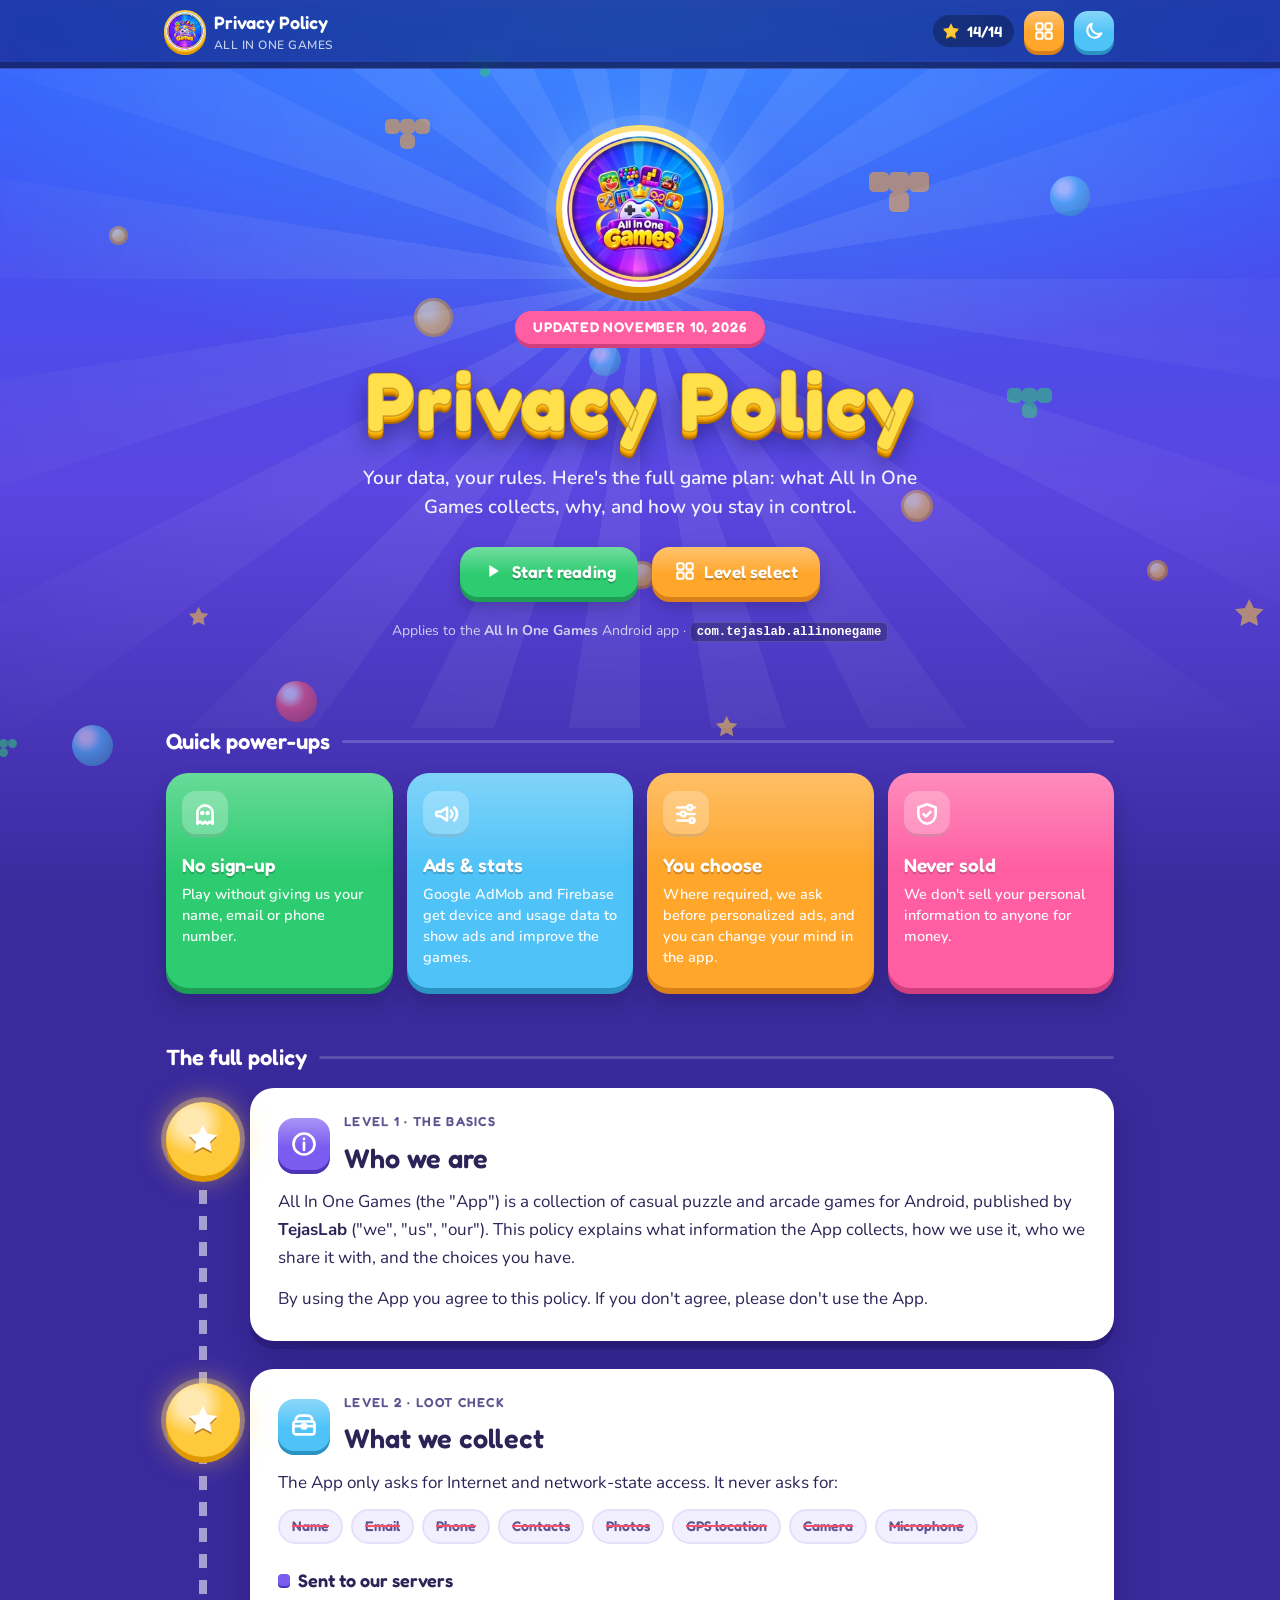
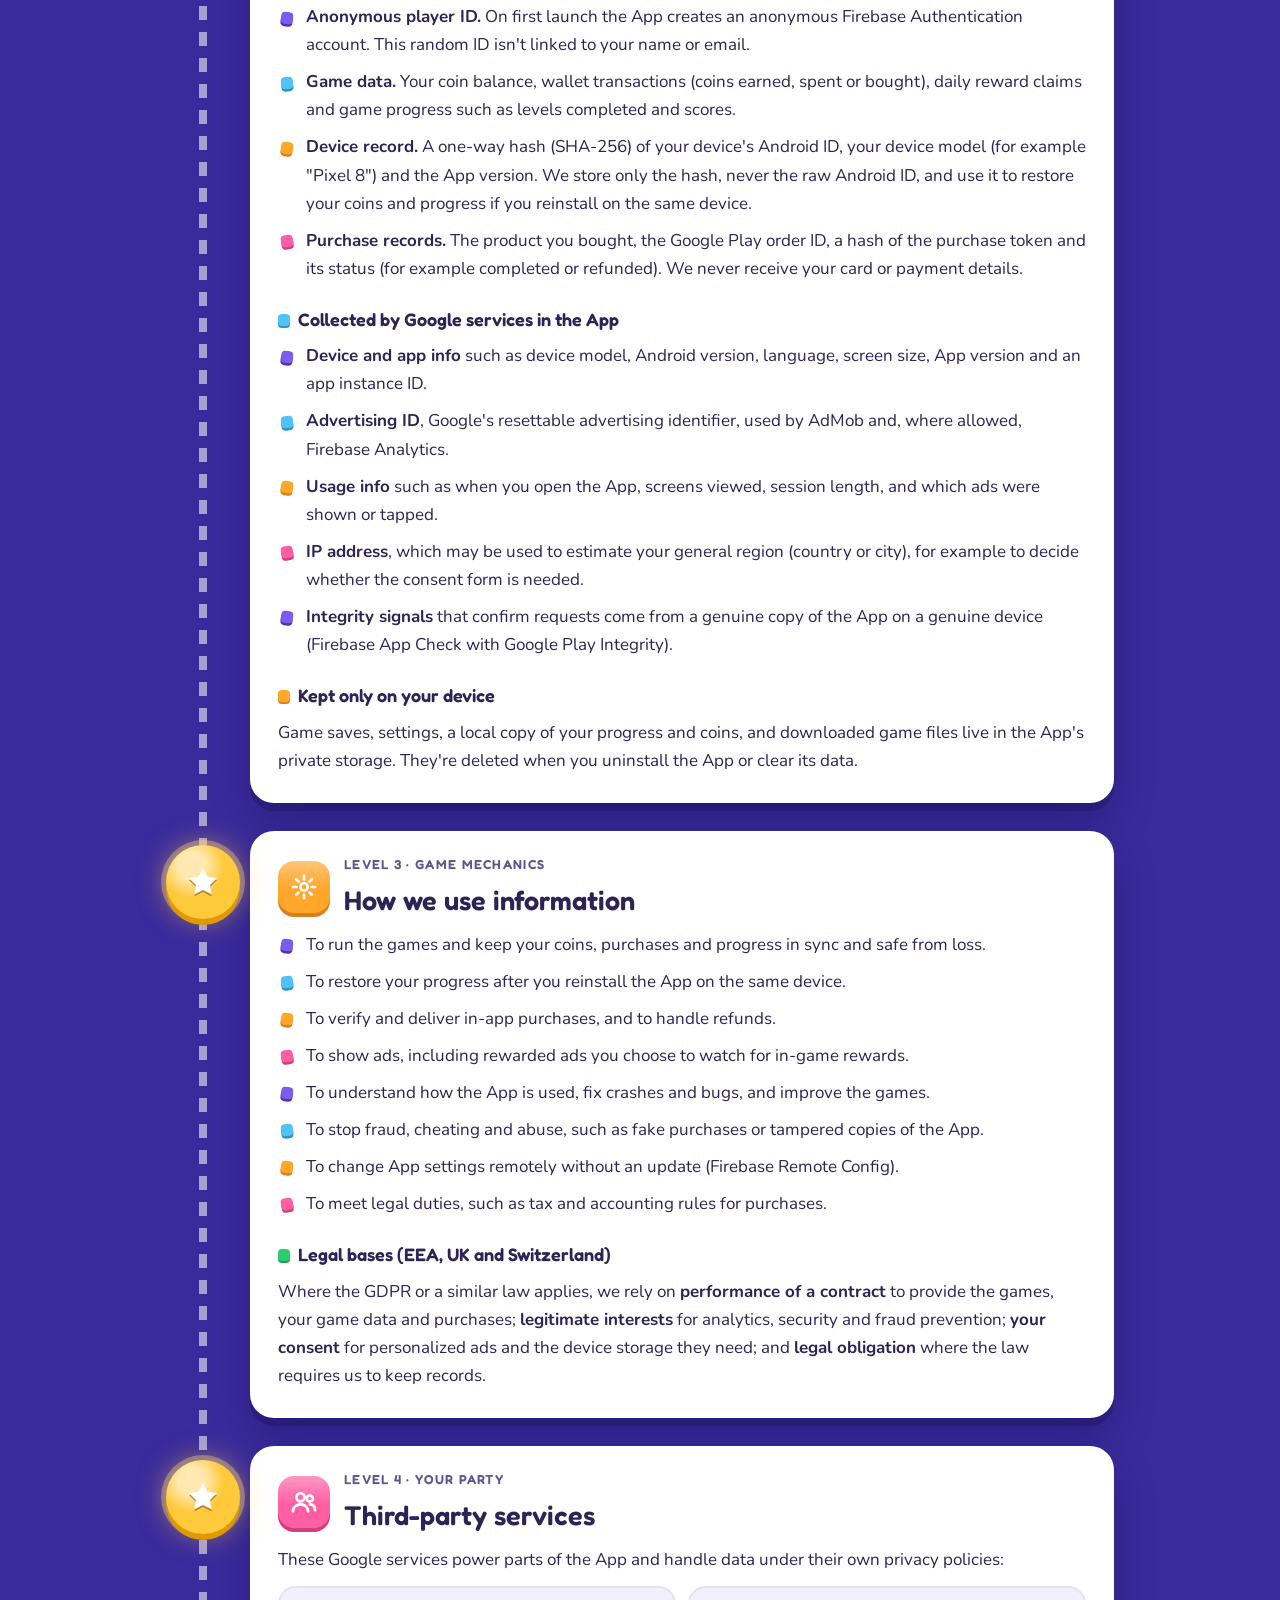
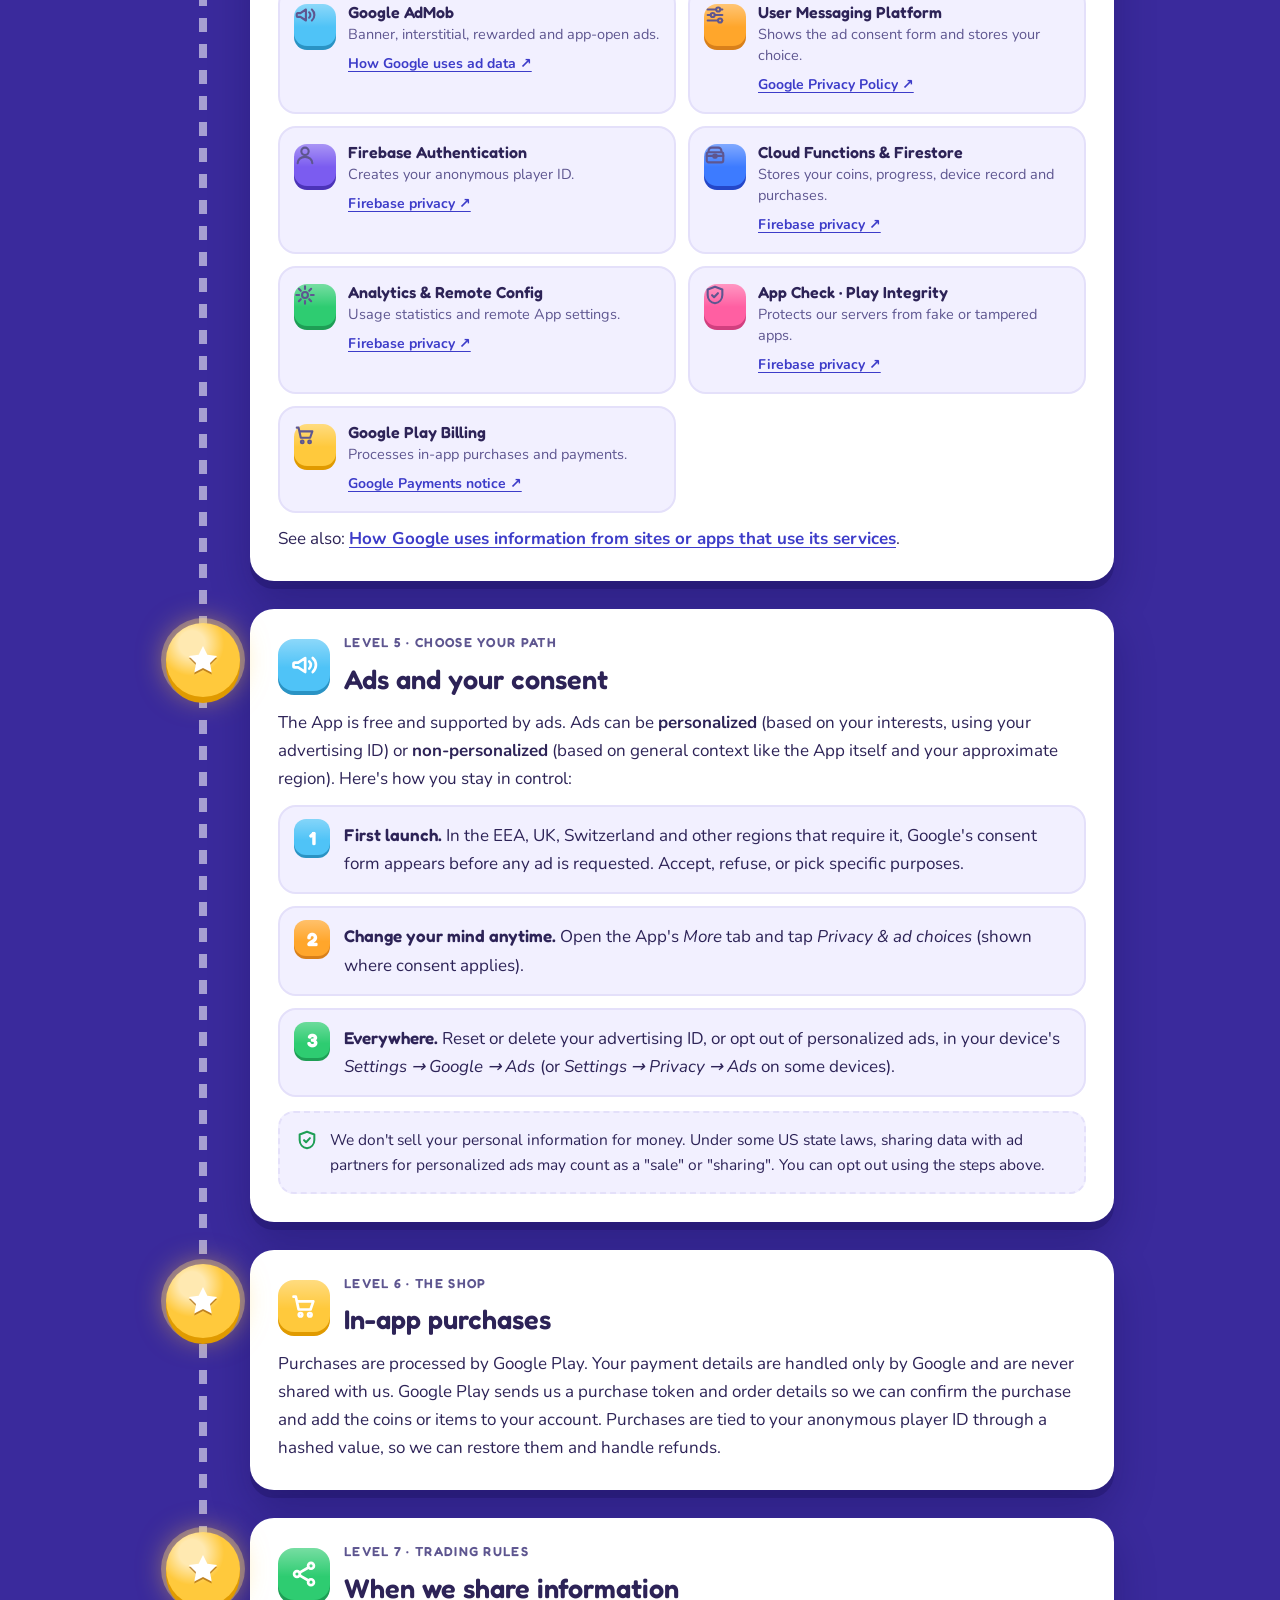
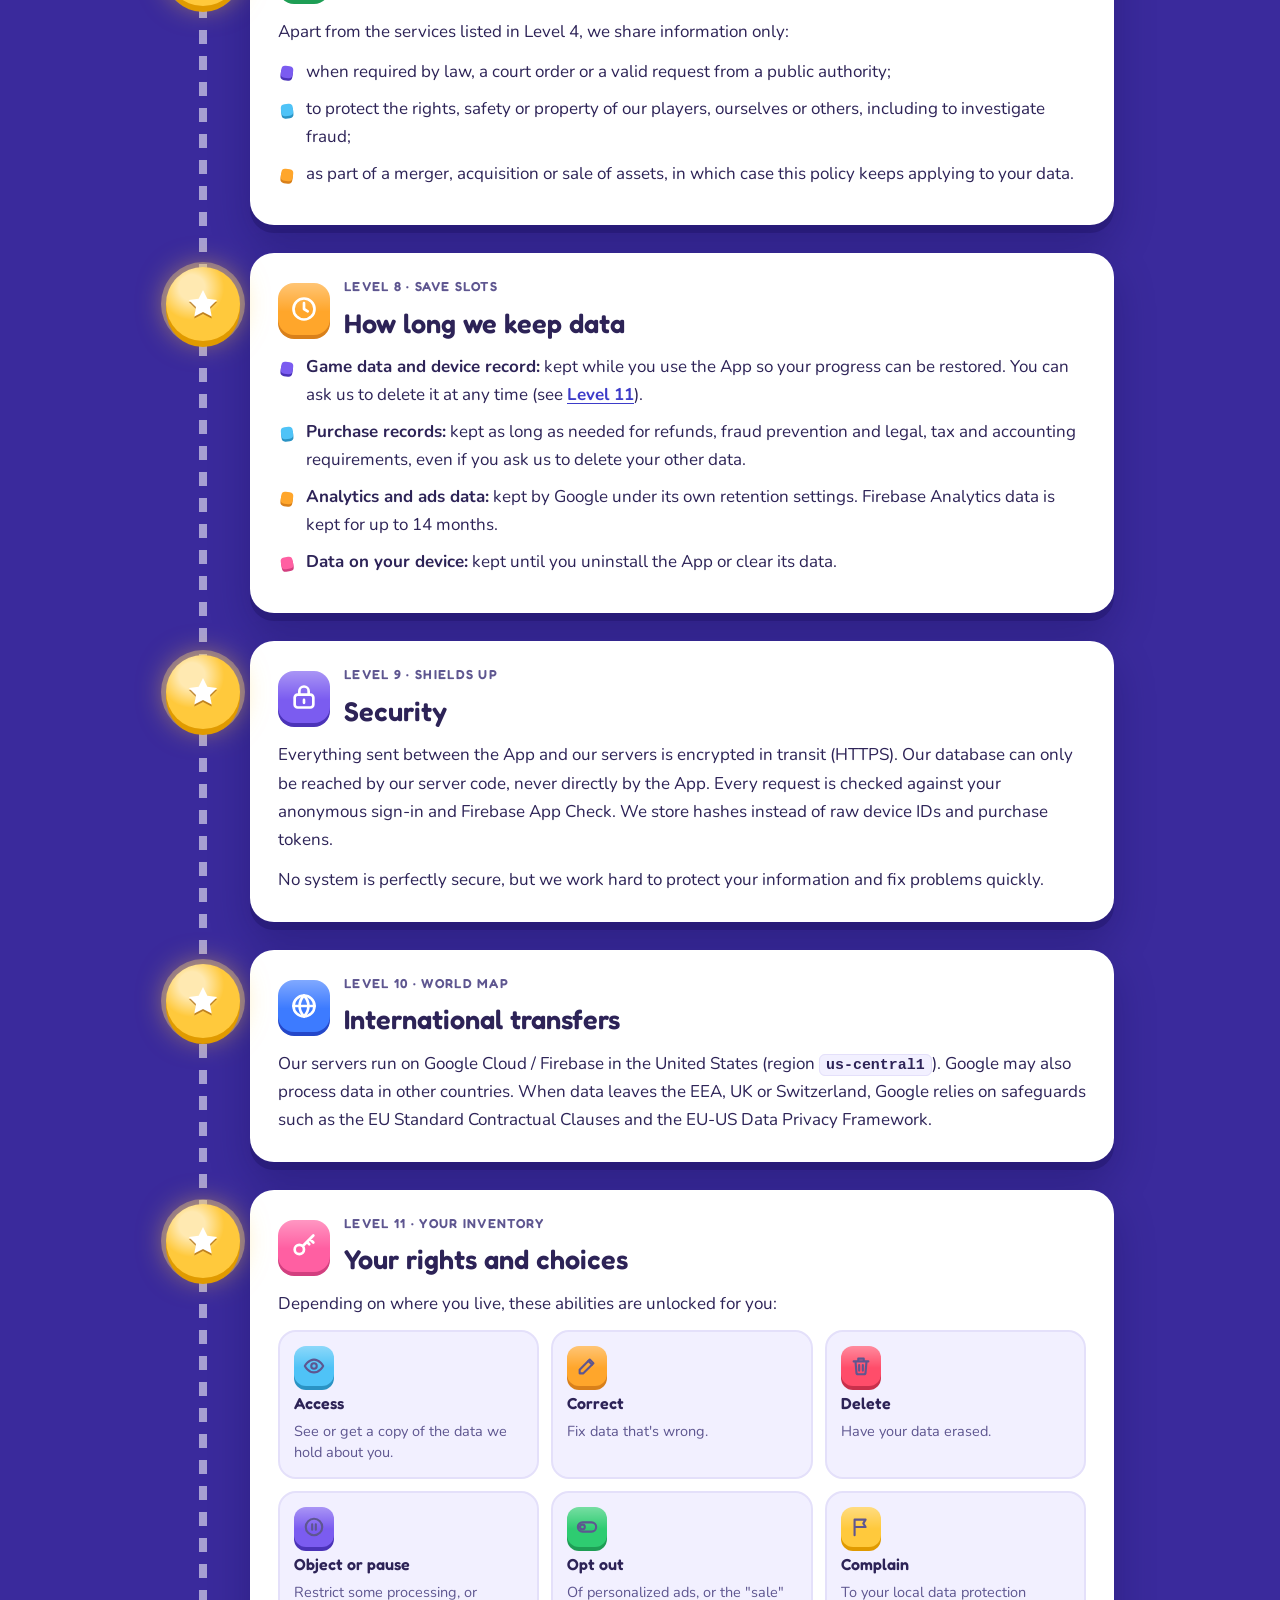
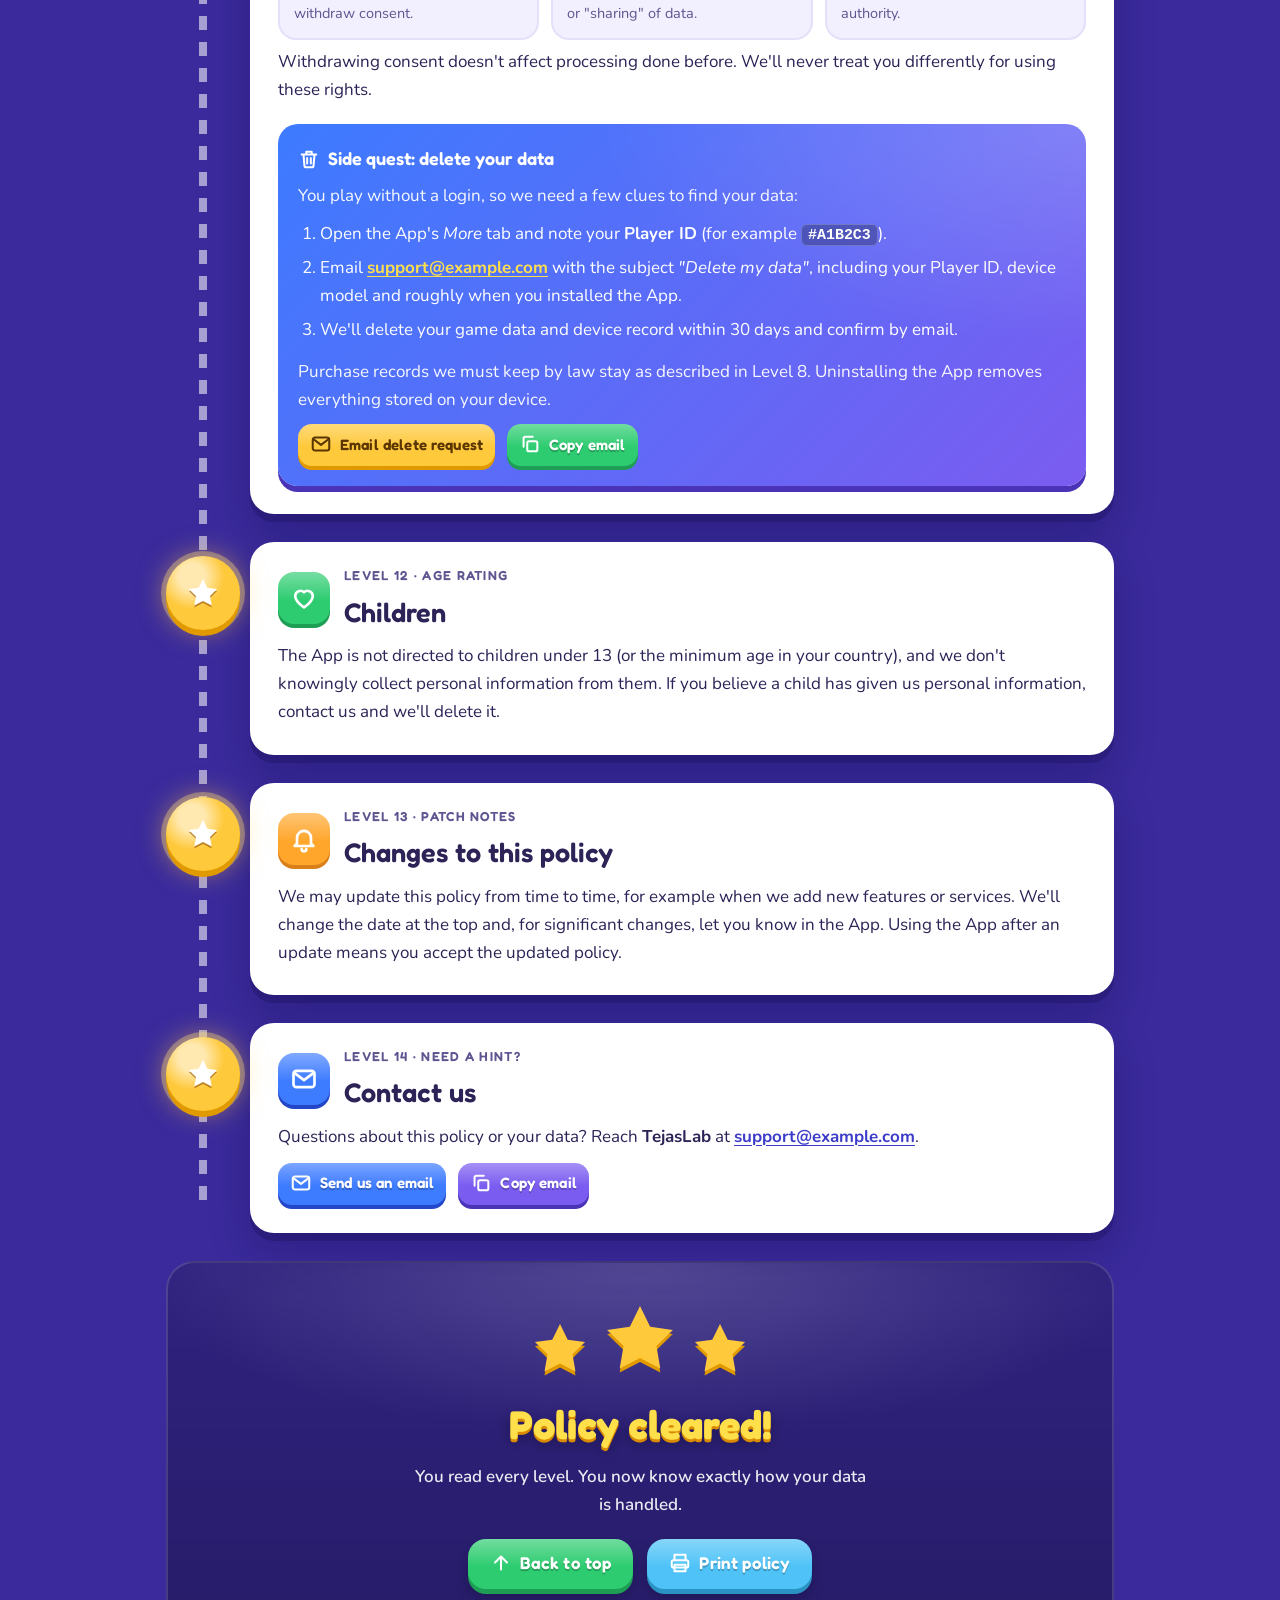
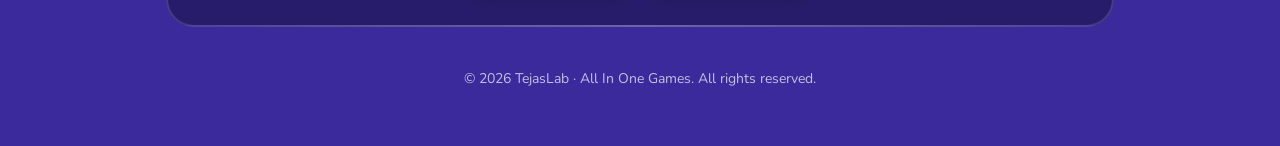
<file: allinonegame/index.html>
<!doctype html>
<html lang="en">
<head>
<meta charset="utf-8">
<meta name="viewport" content="width=device-width, initial-scale=1, viewport-fit=cover">
<meta name="description" content="Privacy Policy for the All In One Games Android app: what data is collected, why, who it is shared with, and the choices you have.">
<meta name="theme-color" content="#2F5BFF">
<meta name="color-scheme" content="light dark">
<title>Privacy Policy · All In One Games</title>
<link rel="icon" href="[data-uri]">
<link rel="preconnect" href="https://fonts.googleapis.com">
<link rel="preconnect" href="https://fonts.gstatic.com" crossorigin>
<link href="https://fonts.googleapis.com/css2?family=Fredoka:wght@400;500;600;700&family=Nunito:wght@400;600;700;800&display=swap" rel="stylesheet">
<style>
  /* ---------- Tokens (app palette: Ui.kt + launcher art) ---------- */
  :root {
    --bg-1: #3D8BFF;
    --bg-2: #2F5BFF;
    --bg-3: #5B45E0;
    --bg-4: #3A2A9C;
    --card: #FFFFFF;
    --card-2: #F2F0FF;
    --ink: #2D2357;
    --muted: #5E5690;
    --line: #E4E0FA;
    --link: #3D3CC9;
    --hud: rgba(28, 30, 120, .62);
    --card-depth: rgba(26, 18, 92, .35);

    --green: #2ECC71;  --green-d: #1E9E55;
    --orange: #FFA62B; --orange-d: #D9801A;
    --pink: #FF5FA2;   --pink-d: #D23F7F;
    --sky: #4FC3F7;    --sky-d: #2A93C4;
    --purple: #7B5CF0; --purple-d: #4B33B8;
    --gold: #FFC93C;   --gold-d: #E09A00;
    --red: #FF4D6A;
    --blue: #3D7BFF;   --blue-d: #2447C9;

    --radius: 24px;
    --font-display: "Fredoka", "Nunito", system-ui, sans-serif;
    --font-body: "Nunito", system-ui, -apple-system, "Segoe UI", Roboto, sans-serif;
  }
  @media (prefers-color-scheme: dark) {
    :root:not([data-theme="light"]) {
      --bg-1: #1C3AA8;
      --bg-2: #18288A;
      --bg-3: #261C78;
      --bg-4: #120C40;
      --card: #1F1A57;
      --card-2: #2A246C;
      --ink: #EEEBFF;
      --muted: #B9B3E6;
      --line: #3A3388;
      --link: #9FC2FF;
      --hud: rgba(12, 10, 52, .7);
      --card-depth: rgba(0, 0, 0, .45);
    }
  }
  :root[data-theme="dark"] {
    --bg-1: #1C3AA8;
    --bg-2: #18288A;
    --bg-3: #261C78;
    --bg-4: #120C40;
    --card: #1F1A57;
    --card-2: #2A246C;
    --ink: #EEEBFF;
    --muted: #B9B3E6;
    --line: #3A3388;
    --link: #9FC2FF;
    --hud: rgba(12, 10, 52, .7);
    --card-depth: rgba(0, 0, 0, .45);
  }

  /* ---------- Base ---------- */
  * { box-sizing: border-box; }
  html { scroll-behavior: smooth; -webkit-text-size-adjust: 100%; scroll-padding-top: 84px; }
  body {
    margin: 0;
    min-height: 100vh;
    background: var(--bg-4);
    color: var(--ink);
    font: 17px/1.65 var(--font-body);
    overflow-x: hidden;
  }
  a { color: var(--link); font-weight: 700; text-underline-offset: 3px; }
  code {
    font: 600 .88em/1 ui-monospace, SFMono-Regular, Menlo, monospace;
    background: var(--card-2); border: 1px solid var(--line); border-radius: 6px; padding: 2px 6px;
  }
  h1, h2, h3, .display { font-family: var(--font-display); }
  .ic { width: 22px; height: 22px; fill: none; stroke: currentColor; stroke-width: 2.2; stroke-linecap: round; stroke-linejoin: round; flex: none; }
  .ic.fill { fill: currentColor; stroke: none; }
  .sr-only { position: absolute; width: 1px; height: 1px; overflow: hidden; clip: rect(0 0 0 0); white-space: nowrap; }
  :focus-visible { outline: 3px solid var(--gold); outline-offset: 3px; border-radius: 10px; }

  /* ---------- Fixed game-world background ---------- */
  .world {
    position: fixed; inset: 0; z-index: -1; overflow: hidden;
    background:
      radial-gradient(120% 70% at 50% 0%, var(--bg-1) 0%, transparent 60%),
      linear-gradient(180deg, var(--bg-2) 0%, var(--bg-3) 55%, var(--bg-4) 100%);
  }
  .piece { position: absolute; opacity: .55; animation: drift var(--dur, 10s) ease-in-out var(--delay, 0s) infinite; will-change: transform; }
  .piece.block {
    width: var(--u); height: var(--u); border-radius: 5px; background: var(--c);
    box-shadow:
      var(--u) 0 0 0 var(--c),
      calc(var(--u) * 2) 0 0 0 var(--c),
      var(--u) var(--u) 0 0 var(--c);
  }
  .piece.ball {
    width: var(--s); height: var(--s); border-radius: 50%;
    background: radial-gradient(circle at 34% 30%, rgba(255,255,255,.85) 0 12%, var(--c) 38%, color-mix(in srgb, var(--c) 65%, #000) 100%);
  }
  .piece.coin {
    width: var(--s); height: var(--s); border-radius: 50%;
    background: radial-gradient(circle at 35% 30%, #FFF1A8 0 15%, var(--gold) 45%, var(--gold-d) 100%);
    box-shadow: inset 0 0 0 3px rgba(160, 90, 0, .45);
  }
  .piece.star { width: var(--s); height: var(--s); color: var(--gold); }
  .piece.star svg { width: 100%; height: 100%; }
  @keyframes drift {
    0%, 100% { transform: translateY(0) rotate(var(--r0, 0deg)); }
    50% { transform: translateY(-28px) rotate(calc(var(--r0, 0deg) + 24deg)); }
  }

  /* ---------- HUD ---------- */
  .hud {
    position: sticky; top: 0; z-index: 30;
    background: var(--hud);
    backdrop-filter: blur(12px) saturate(140%);
    -webkit-backdrop-filter: blur(12px) saturate(140%);
    border-bottom: 1px solid rgba(255,255,255,.12);
    color: #fff;
  }
  .hud-inner {
    max-width: 980px; margin: 0 auto; padding: 10px 16px;
    display: flex; align-items: center; gap: 10px;
  }
  .hud-brand { display: flex; align-items: center; gap: 10px; text-decoration: none; color: #fff; min-width: 0; margin-right: auto; }
  .hud-brand img { width: 38px; height: 38px; border-radius: 50%; box-shadow: 0 0 0 2px var(--gold), 0 3px 0 2px var(--gold-d); }
  .hud-brand b { font: 600 18px/1.1 var(--font-display); white-space: nowrap; overflow: hidden; text-overflow: ellipsis; }
  .hud-brand small { display: block; font: 600 12px/1.2 var(--font-body); color: rgba(255,255,255,.75); letter-spacing: .04em; text-transform: uppercase; }
  .star-pill {
    display: inline-flex; align-items: center; gap: 6px;
    background: rgba(0,0,0,.28); border-radius: 999px; padding: 6px 12px 6px 8px;
    font: 600 15px/1 var(--font-display); white-space: nowrap;
  }
  .star-pill .ic { color: var(--gold); width: 20px; height: 20px; filter: drop-shadow(0 1px 0 var(--gold-d)); }
  .star-pill.pop { animation: pop .45s ease; }
  @keyframes pop { 40% { transform: scale(1.25); } }
  .xp { height: 6px; background: rgba(0,0,0,.3); }
  .xp > i {
    display: block; height: 100%; width: 0;
    background: linear-gradient(90deg, var(--gold), var(--orange));
    box-shadow: 0 0 12px rgba(255, 201, 60, .7);
    border-radius: 0 6px 6px 0;
    transition: width .15s linear;
  }

  /* ---------- Candy buttons ---------- */
  .candy {
    --face: var(--purple); --base: var(--purple-d);
    appearance: none; border: 0; cursor: pointer; text-decoration: none;
    display: inline-flex; align-items: center; justify-content: center; gap: 8px;
    font: 600 17px/1 var(--font-display); color: #fff; letter-spacing: .01em;
    padding: 13px 22px 15px; border-radius: 18px;
    background:
      linear-gradient(180deg, rgba(255,255,255,.32), rgba(255,255,255,0) 55%),
      var(--face);
    box-shadow: 0 5px 0 var(--base), 0 9px 16px rgba(0,0,0,.22);
    text-shadow: 0 1.5px 0 rgba(0,0,0,.22);
    transition: transform .08s ease, box-shadow .08s ease;
    -webkit-tap-highlight-color: transparent;
  }
  .candy:hover { filter: brightness(1.06); }
  .candy:active { transform: translateY(4px) scale(.98); box-shadow: 0 1px 0 var(--base), 0 3px 6px rgba(0,0,0,.2); }
  .candy.sm { font-size: 15px; padding: 9px 12px 11px; border-radius: 14px; box-shadow: 0 4px 0 var(--base); }
  .candy.sm:active { box-shadow: 0 1px 0 var(--base); transform: translateY(3px); }
  .candy.icon-only { padding: 9px; }
  .c-green  { --face: var(--green);  --base: var(--green-d); }
  .c-orange { --face: var(--orange); --base: var(--orange-d); }
  .c-pink   { --face: var(--pink);   --base: var(--pink-d); }
  .c-sky    { --face: var(--sky);    --base: var(--sky-d); }
  .c-purple { --face: var(--purple); --base: var(--purple-d); }
  .c-gold   { --face: var(--gold);   --base: var(--gold-d); }
  .c-blue   { --face: var(--blue);   --base: var(--blue-d); }

  /* ---------- Hero ---------- */
  .hero {
    position: relative; overflow: hidden; text-align: center; color: #fff;
    padding: 56px 16px 72px;
  }
  .hero::before {
    content: ""; position: absolute; left: 50%; top: 210px; width: 220vmax; height: 220vmax;
    transform: translate(-50%, -50%);
    background: repeating-conic-gradient(from 0deg, rgba(255,255,255,.10) 0deg 9deg, rgba(255,255,255,0) 9deg 18deg);
    -webkit-mask: radial-gradient(circle, #000 0%, rgba(0,0,0,.6) 18%, transparent 42%);
            mask: radial-gradient(circle, #000 0%, rgba(0,0,0,.6) 18%, transparent 42%);
    animation: spin 120s linear infinite;
    pointer-events: none;
  }
  @keyframes spin { to { transform: translate(-50%, -50%) rotate(360deg); } }
  .hero > * { position: relative; }
  .logo-ring {
    width: 168px; height: 168px; margin: 0 auto 18px; border-radius: 50%;
    padding: 6px; background: linear-gradient(180deg, #FFE27A, var(--gold) 50%, var(--gold-d));
    box-shadow: 0 8px 0 #A86A00, 0 0 0 10px rgba(255,255,255,.08), 0 0 60px 10px rgba(120, 200, 255, .45);
    animation: bob 3.6s ease-in-out infinite;
  }
  .logo-ring img { width: 100%; height: 100%; border-radius: 50%; display: block; }
  @keyframes bob { 50% { transform: translateY(-10px) rotate(-2deg); } }
  .ribbon {
    display: inline-block; margin-bottom: 14px;
    font: 600 14px/1 var(--font-display); letter-spacing: .06em; text-transform: uppercase;
    color: #fff; background: var(--pink); padding: 9px 18px 10px; border-radius: 999px;
    box-shadow: 0 4px 0 var(--pink-d);
  }
  .title-3d {
    margin: 0; font-weight: 700; font-size: clamp(44px, 12vw, 84px); line-height: 1.02; letter-spacing: .01em;
    color: #FFE04A;
    text-shadow:
      0 2px 0 #FFC21A, 0 4px 0 #F2A900, 0 6px 0 #D98A00, 0 8px 0 #A86A00,
      0 14px 22px rgba(10, 0, 60, .45);
    -webkit-text-stroke: 1.5px rgba(120, 60, 0, .35);
  }
  .tagline { max-width: 560px; margin: 20px auto 26px; font-size: 19px; line-height: 1.5; color: rgba(255,255,255,.92); font-weight: 600; }
  .hero-actions { display: flex; gap: 14px; justify-content: center; flex-wrap: wrap; }
  .meta-line { margin-top: 22px; font-size: 14px; color: rgba(255,255,255,.75); }
  .meta-line code { background: rgba(0,0,0,.25); border-color: rgba(255,255,255,.15); color: #fff; }

  /* ---------- Containers ---------- */
  .wrap { max-width: 980px; margin: 0 auto; padding: 0 16px; }
  .section-label {
    display: flex; align-items: center; gap: 12px; color: #fff;
    font: 600 22px/1.2 var(--font-display); margin: 0 0 18px;
  }
  .section-label::after { content: ""; flex: 1; height: 3px; border-radius: 3px; background: rgba(255,255,255,.18); }

  /* ---------- Power-ups ---------- */
  .powerups { display: grid; grid-template-columns: repeat(4, 1fr); gap: 14px; margin-bottom: 56px; }
  .power {
    position: relative; color: #fff; border-radius: 22px; padding: 18px 16px 20px;
    background:
      linear-gradient(180deg, rgba(255,255,255,.28), rgba(255,255,255,0) 45%),
      var(--face, var(--green));
    box-shadow: 0 6px 0 var(--base, var(--green-d)), 0 14px 24px rgba(0,0,0,.2);
    transition: transform .15s ease;
  }
  .power:hover { transform: translateY(-4px) rotate(-1deg); }
  .power .badge {
    width: 46px; height: 46px; border-radius: 14px; display: grid; place-items: center; margin-bottom: 12px;
    background: rgba(255,255,255,.25); box-shadow: inset 0 -3px 0 rgba(0,0,0,.12);
  }
  .power .badge .ic { width: 26px; height: 26px; stroke-width: 2.4; }
  .power h3 { margin: 0 0 4px; font-size: 19px; font-weight: 600; text-shadow: 0 1.5px 0 rgba(0,0,0,.2); }
  .power p { margin: 0; font-size: 14.5px; line-height: 1.45; font-weight: 600; color: rgba(255,255,255,.95); }

  /* ---------- Level map ---------- */
  .map { position: relative; counter-reset: lvl; padding-left: 84px; }
  .map::before {
    content: ""; position: absolute; left: 33px; top: 24px; bottom: 24px; width: 8px; border-radius: 8px;
    background: repeating-linear-gradient(180deg, rgba(255,255,255,.55) 0 14px, rgba(255,255,255,0) 14px 26px);
  }
  .level { position: relative; counter-increment: lvl; margin-bottom: 28px; scroll-margin-top: 90px; }
  .node {
    position: absolute; left: -84px; top: 14px; width: 74px; height: 74px; border-radius: 50%;
    display: grid; place-items: center;
    font: 700 28px/1 var(--font-display); color: #fff;
    background:
      radial-gradient(circle at 35% 28%, rgba(255,255,255,.45) 0 18%, rgba(255,255,255,0) 45%),
      var(--purple);
    box-shadow: 0 6px 0 var(--purple-d), 0 0 0 5px rgba(255,255,255,.18), 0 10px 18px rgba(0,0,0,.25);
    text-shadow: 0 2px 0 rgba(0,0,0,.25);
    transition: background .3s ease, box-shadow .3s ease;
  }
  .node::before { content: counter(lvl); }
  .node .ic { display: none; width: 36px; height: 36px; color: #fff; filter: drop-shadow(0 2px 0 rgba(150, 80, 0, .6)); }
  .level.cleared .node {
    background:
      radial-gradient(circle at 35% 28%, rgba(255,255,255,.6) 0 18%, rgba(255,255,255,0) 45%),
      var(--gold);
    box-shadow: 0 6px 0 var(--gold-d), 0 0 0 5px rgba(255, 220, 120, .35), 0 0 28px rgba(255, 201, 60, .6);
    animation: cleared .55s cubic-bezier(.3, 1.6, .5, 1);
  }
  .level.cleared .node::before { content: none; }
  .level.cleared .node .ic { display: block; }
  @keyframes cleared { 0% { transform: scale(.6) rotate(-30deg); } 100% { transform: none; } }

  .card {
    background: var(--card); color: var(--ink);
    border-radius: var(--radius); padding: 26px 28px 28px;
    box-shadow: 0 8px 0 var(--card-depth), 0 18px 40px rgba(10, 0, 60, .25);
  }
  .card-head { display: flex; align-items: center; gap: 14px; margin-bottom: 14px; }
  .tile {
    width: 52px; height: 52px; border-radius: 16px; flex: none; display: grid; place-items: center; color: #fff;
    background: linear-gradient(180deg, rgba(255,255,255,.35), rgba(255,255,255,0) 55%), var(--face, var(--purple));
    box-shadow: 0 4px 0 var(--base, var(--purple-d));
  }
  .tile .ic { width: 28px; height: 28px; stroke-width: 2.3; }
  .eyebrow { margin: 0; font: 600 13px/1.2 var(--font-display); letter-spacing: .1em; text-transform: uppercase; color: var(--muted); }
  .eyebrow::before { content: "Level " counter(lvl) " · "; }
  .card h2 { margin: 2px 0 0; font-size: clamp(22px, 4.5vw, 27px); line-height: 1.2; font-weight: 600; }
  .card h3 { margin: 22px 0 8px; font-size: 18px; font-weight: 600; display: flex; align-items: center; gap: 8px; }
  .card h3 .dot { width: 12px; height: 12px; border-radius: 4px; background: var(--face, var(--purple)); box-shadow: 0 2px 0 var(--base, var(--purple-d)); }
  .card p { margin: 0 0 12px; }
  .card > :last-child { margin-bottom: 0; }

  ul.blocks { list-style: none; margin: 0 0 12px; padding: 0; }
  ul.blocks li { position: relative; padding-left: 28px; margin-bottom: 9px; }
  ul.blocks li::before {
    content: ""; position: absolute; left: 3px; top: .5em; width: 12px; height: 12px; border-radius: 4px;
    background: var(--face, var(--purple)); box-shadow: 0 2.5px 0 var(--base, var(--purple-d));
    transform: rotate(8deg);
  }
  ul.blocks li:nth-child(4n+2)::before { background: var(--sky); box-shadow: 0 2.5px 0 var(--sky-d); transform: rotate(-6deg); }
  ul.blocks li:nth-child(4n+3)::before { background: var(--orange); box-shadow: 0 2.5px 0 var(--orange-d); }
  ul.blocks li:nth-child(4n+4)::before { background: var(--pink); box-shadow: 0 2.5px 0 var(--pink-d); transform: rotate(-10deg); }

  .tip {
    display: flex; gap: 12px; align-items: flex-start;
    background: var(--card-2); border: 2px dashed var(--line); border-radius: 16px;
    padding: 14px 16px; margin: 14px 0 0; font-size: 15.5px;
  }
  .tip .ic { color: var(--green-d); margin-top: 2px; }
  :root[data-theme="dark"] .tip .ic { color: var(--green); }
  @media (prefers-color-scheme: dark) { :root:not([data-theme="light"]) .tip .ic { color: var(--green); } }

  .chips { display: flex; flex-wrap: wrap; gap: 8px; margin: 4px 0 12px; }
  .chip {
    font: 600 14px/1 var(--font-display); padding: 8px 12px 9px; border-radius: 999px;
    background: var(--card-2); border: 2px solid var(--line); color: var(--muted);
  }
  .chip.no { text-decoration: line-through; text-decoration-thickness: 2px; text-decoration-color: var(--red); }

  /* Party members (third parties) */
  .party { display: grid; grid-template-columns: repeat(2, 1fr); gap: 12px; margin: 6px 0 12px; }
  .member {
    display: flex; gap: 12px; align-items: flex-start;
    background: var(--card-2); border-radius: 18px; padding: 14px; border: 2px solid var(--line);
  }
  .member .tile { width: 42px; height: 42px; border-radius: 13px; }
  .member .tile .ic { width: 22px; height: 22px; }
  .member b { display: block; font: 600 16px/1.25 var(--font-display); }
  .member span { display: block; font-size: 14.5px; line-height: 1.45; color: var(--muted); margin: 2px 0 4px; }
  .member a { font-size: 14px; }

  /* Tutorial steps */
  .steps { list-style: none; margin: 8px 0 14px; padding: 0; display: grid; gap: 12px; counter-reset: step; }
  .steps li {
    counter-increment: step; position: relative;
    background: var(--card-2); border-radius: 18px; padding: 14px 16px 14px 64px; border: 2px solid var(--line);
  }
  .steps li::before {
    content: counter(step); position: absolute; left: 14px; top: 12px;
    width: 36px; height: 36px; border-radius: 12px; display: grid; place-items: center;
    font: 700 19px/1 var(--font-display); color: #fff;
    background: linear-gradient(180deg, rgba(255,255,255,.3), rgba(255,255,255,0) 60%), var(--sky);
    box-shadow: 0 3px 0 var(--sky-d);
  }
  .steps li:nth-child(2)::before { background-color: var(--orange); box-shadow: 0 3px 0 var(--orange-d); }
  .steps li:nth-child(3)::before { background-color: var(--green); box-shadow: 0 3px 0 var(--green-d); }
  .steps b { font-family: var(--font-display); font-weight: 600; }

  /* Inventory (rights) */
  .inventory { display: grid; grid-template-columns: repeat(3, 1fr); gap: 12px; margin: 8px 0 8px; }
  .slot {
    background: var(--card-2); border: 2px solid var(--line); border-radius: 18px; padding: 14px;
    display: flex; flex-direction: column; gap: 8px;
  }
  .slot .tile { width: 40px; height: 40px; border-radius: 12px; }
  .slot .tile .ic { width: 22px; height: 22px; }
  .slot b { font: 600 16px/1.2 var(--font-display); }
  .slot span { font-size: 14.5px; line-height: 1.45; color: var(--muted); }

  .quest {
    margin-top: 20px; border-radius: 20px; padding: 20px; color: #fff;
    background:
      radial-gradient(120% 120% at 100% 0%, rgba(255,255,255,.18), transparent 50%),
      linear-gradient(135deg, var(--blue), var(--purple));
    box-shadow: 0 6px 0 var(--purple-d);
  }
  .quest h3 { margin: 0 0 8px; color: #fff; }
  .quest p { margin: 0 0 10px; color: rgba(255,255,255,.95); }
  .quest a { color: #FFE04A; }
  .quest ol { margin: 0 0 14px; padding-left: 22px; }
  .quest li { margin-bottom: 6px; }
  .quest code { background: rgba(0,0,0,.25); border-color: rgba(255,255,255,.2); color: #fff; }
  .quest-actions { display: flex; flex-wrap: wrap; gap: 12px; }

  /* Finale */
  .finale {
    margin: 12px 0 0; text-align: center; color: #fff; border-radius: 28px; padding: 34px 20px 36px;
    background:
      radial-gradient(90% 80% at 50% 0%, rgba(255,255,255,.18), transparent 60%),
      linear-gradient(180deg, rgba(0,0,0,.18), rgba(0,0,0,.32));
    border: 2px solid rgba(255,255,255,.14);
  }
  .finale .stars { display: flex; justify-content: center; align-items: flex-end; gap: 6px; margin-bottom: 10px; }
  .finale .stars svg { width: 64px; height: 64px; color: rgba(255,255,255,.18); transition: color .3s ease, transform .3s ease; }
  .finale .stars svg:nth-child(2) { width: 84px; height: 84px; }
  .finale .stars svg.on { color: var(--gold); filter: drop-shadow(0 4px 0 var(--gold-d)); animation: cleared .6s cubic-bezier(.3, 1.6, .5, 1); }
  .finale h2 { margin: 0 0 6px; font-size: clamp(28px, 7vw, 40px); color: #FFE04A; text-shadow: 0 3px 0 #D98A00, 0 6px 14px rgba(0,0,0,.3); }
  .finale p { margin: 0 auto 20px; max-width: 460px; color: rgba(255,255,255,.9); font-weight: 600; }

  footer { text-align: center; color: rgba(255,255,255,.7); font-size: 14px; padding: 40px 16px 56px; }

  /* Floating buttons */
  #toTop { position: fixed; right: 16px; bottom: 18px; z-index: 25; opacity: 0; pointer-events: none; transition: opacity .2s ease; }
  #toTop.show { opacity: 1; pointer-events: auto; }

  /* Level select dialog */
  dialog#levels {
    border: 0; padding: 0; border-radius: 28px; width: min(560px, calc(100vw - 32px)); max-height: calc(100vh - 48px);
    background: linear-gradient(180deg, var(--bg-2), var(--bg-4)); color: #fff;
    box-shadow: 0 10px 0 rgba(0,0,0,.35), 0 30px 80px rgba(0,0,0,.5);
  }
  dialog#levels::backdrop { background: rgba(8, 6, 40, .6); backdrop-filter: blur(3px); }
  .dlg-head { display: flex; align-items: center; justify-content: space-between; padding: 18px 18px 6px 22px; }
  .dlg-head h2 { margin: 0; font-size: 26px; color: #FFE04A; text-shadow: 0 3px 0 #D98A00; }
  .level-grid { display: grid; grid-template-columns: repeat(3, 1fr); gap: 12px; padding: 14px 18px 22px; }
  .level-grid .candy { flex-direction: column; gap: 4px; padding: 12px 8px 14px; min-height: 86px; }
  .level-grid .candy .n { font-size: 24px; }
  .level-grid .candy .t { font: 600 12.5px/1.2 var(--font-body); text-shadow: none; opacity: .95; }
  .level-grid .candy.done { --face: var(--gold); --base: var(--gold-d); color: #5A3500; text-shadow: none; }

  /* Confetti */
  .confetti { position: fixed; inset: 0; pointer-events: none; z-index: 50; overflow: hidden; }
  .confetti i {
    position: absolute; top: -20px; width: 10px; height: 14px; border-radius: 3px;
    animation: fall var(--t, 3s) cubic-bezier(.25, .6, .4, 1) forwards;
  }
  @keyframes fall { to { transform: translate(var(--dx, 0), 110vh) rotate(var(--rot, 540deg)); } }

  /* ---------- Responsive ---------- */
  @media (max-width: 860px) {
    .powerups { grid-template-columns: repeat(2, 1fr); }
    .inventory { grid-template-columns: repeat(2, 1fr); }
  }
  @media (max-width: 640px) {
    body { font-size: 16px; }
    .hero { padding: 40px 16px 56px; }
    .logo-ring { width: 136px; height: 136px; }
    .tagline { font-size: 17px; }
    .map { padding-left: 0; }
    .map::before { display: none; }
    .level { margin-bottom: 40px; }
    .node { position: absolute; left: auto; right: 14px; top: -22px; width: 54px; height: 54px; font-size: 22px; z-index: 1; }
    .node .ic { width: 28px; height: 28px; }
    .card { padding: 22px 18px 22px; }
    .card-head { padding-right: 56px; }
    .party { grid-template-columns: 1fr; }
    .steps li { padding-left: 60px; }
    .level-grid { grid-template-columns: repeat(2, 1fr); }
    .hud-brand small { display: none; }
  }
  @media (max-width: 400px) {
    .powerups, .inventory { grid-template-columns: 1fr; }
    .hud-brand b { font-size: 16px; }
  }

  @media (prefers-reduced-motion: reduce) {
    html { scroll-behavior: auto; }
    *, *::before, *::after { animation: none !important; transition: none !important; }
  }

  @media print {
    .world, .hud, #toTop, .hero-actions, .finale, dialog, .confetti, .quest-actions, .node { display: none !important; }
    body { background: #fff; color: #000; }
    .hero { color: #000; padding: 0 0 16px; }
    .hero::before { display: none; }
    .logo-ring { box-shadow: none; animation: none; width: 90px; height: 90px; }
    .title-3d { color: #000; text-shadow: none; -webkit-text-stroke: 0; font-size: 36px; }
    .tagline, .meta-line { color: #000; }
    .map { padding: 0; }
    .card { box-shadow: none; border: 1px solid #ccc; break-inside: avoid-page; }
    .quest { color: #000; background: none; border: 1px solid #ccc; box-shadow: none; }
    .quest h3, .quest p, .quest a { color: #000; }
    .section-label { color: #000; }
  }
</style>
</head>
<body>

<!-- Icon sprite -->
<svg width="0" height="0" style="position:absolute" aria-hidden="true">
  <defs>
    <symbol id="i-star" viewBox="0 0 24 24"><path d="M12 2.6l2.9 5.9 6.5.9-4.7 4.6 1.1 6.4L12 17.4l-5.8 3 1.1-6.4-4.7-4.6 6.5-.9z" stroke-linejoin="round"/></symbol>
    <symbol id="i-user" viewBox="0 0 24 24"><circle cx="12" cy="8" r="4"/><path d="M4 21c0-4 3.6-7 8-7s8 3 8 7"/></symbol>
    <symbol id="i-ghost" viewBox="0 0 24 24"><path d="M5 21V11a7 7 0 0 1 14 0v10l-2.5-2-2.3 2-2.2-2-2.2 2-2.3-2z"/><circle cx="9.5" cy="11" r=".9" fill="currentColor"/><circle cx="14.5" cy="11" r=".9" fill="currentColor"/></symbol>
    <symbol id="i-ad" viewBox="0 0 24 24"><path d="M3 11v2a1 1 0 0 0 1 1h3l6 4V6L7 10H4a1 1 0 0 0-1 1z"/><path d="M16.5 9a4 4 0 0 1 0 6"/><path d="M19.5 6a8 8 0 0 1 0 12"/></symbol>
    <symbol id="i-sliders" viewBox="0 0 24 24"><path d="M4 6h9M18 6h2M4 12h3M12 12h8M4 18h11M20 18h0"/><circle cx="15.5" cy="6" r="2.2"/><circle cx="9.5" cy="12" r="2.2"/><circle cx="17.5" cy="18" r="2.2"/></symbol>
    <symbol id="i-shield" viewBox="0 0 24 24"><path d="M12 3l8 3v6c0 5-3.4 8.3-8 9-4.6-.7-8-4-8-9V6z"/><path d="M8.8 12.2l2.2 2.2 4.2-4.4"/></symbol>
    <symbol id="i-info" viewBox="0 0 24 24"><circle cx="12" cy="12" r="9"/><path d="M12 11v6M12 7.5v.2"/></symbol>
    <symbol id="i-chest" viewBox="0 0 24 24"><rect x="3" y="9" width="18" height="11" rx="2"/><path d="M3 13h18M5 9V7.5A3.5 3.5 0 0 1 8.5 4h7A3.5 3.5 0 0 1 19 7.5V9"/><rect x="10.3" y="11.5" width="3.4" height="3.4" rx=".8"/></symbol>
    <symbol id="i-gear" viewBox="0 0 24 24"><circle cx="12" cy="12" r="3.2"/><path d="M12 2.5v3M12 18.5v3M2.5 12h3M18.5 12h3M5.3 5.3l2.1 2.1M16.6 16.6l2.1 2.1M5.3 18.7l2.1-2.1M16.6 7.4l2.1-2.1"/></symbol>
    <symbol id="i-users" viewBox="0 0 24 24"><circle cx="9" cy="8" r="3.5"/><path d="M2.5 20c0-3.6 2.9-6 6.5-6s6.5 2.4 6.5 6"/><circle cx="17" cy="9" r="2.6"/><path d="M17 14c2.8 0 4.5 2 4.5 5"/></symbol>
    <symbol id="i-cart" viewBox="0 0 24 24"><path d="M3 4h2l2.4 11h10.2L20 8H6.3"/><circle cx="9" cy="19.5" r="1.5"/><circle cx="17" cy="19.5" r="1.5"/></symbol>
    <symbol id="i-share" viewBox="0 0 24 24"><circle cx="18" cy="5" r="2.5"/><circle cx="6" cy="12" r="2.5"/><circle cx="18" cy="19" r="2.5"/><path d="M8.2 10.8l7.6-4.4M8.2 13.2l7.6 4.4"/></symbol>
    <symbol id="i-clock" viewBox="0 0 24 24"><circle cx="12" cy="12" r="9"/><path d="M12 7v5l3.2 2"/></symbol>
    <symbol id="i-lock" viewBox="0 0 24 24"><rect x="4" y="10" width="16" height="11" rx="2.5"/><path d="M8 10V7a4 4 0 0 1 8 0v3M12 14.5v2.5"/></symbol>
    <symbol id="i-globe" viewBox="0 0 24 24"><circle cx="12" cy="12" r="9"/><path d="M3 12h18M12 3c2.5 2.7 3.8 5.7 3.8 9s-1.3 6.3-3.8 9c-2.5-2.7-3.8-5.7-3.8-9S9.5 5.7 12 3z"/></symbol>
    <symbol id="i-key" viewBox="0 0 24 24"><circle cx="8" cy="15" r="4"/><path d="M11 12l9-9M17 6l3 3M14.5 8.5l2 2"/></symbol>
    <symbol id="i-heart" viewBox="0 0 24 24"><path d="M12 20s-7.5-4.6-7.5-10A4.5 4.5 0 0 1 12 7a4.5 4.5 0 0 1 7.5 3c0 5.4-7.5 10-7.5 10z"/></symbol>
    <symbol id="i-bell" viewBox="0 0 24 24"><path d="M6 16v-5a6 6 0 0 1 12 0v5l2 2H4z"/><path d="M10 20.5a2 2 0 0 0 4 0"/></symbol>
    <symbol id="i-mail" viewBox="0 0 24 24"><rect x="3" y="5" width="18" height="14" rx="2.5"/><path d="M3.5 6.5L12 13l8.5-6.5"/></symbol>
    <symbol id="i-copy" viewBox="0 0 24 24"><rect x="9" y="9" width="11" height="11" rx="2"/><path d="M5 15V6a2 2 0 0 1 2-2h8"/></symbol>
    <symbol id="i-check" viewBox="0 0 24 24"><path d="M5 12.5l4.5 4.5L19 7.5"/></symbol>
    <symbol id="i-trash" viewBox="0 0 24 24"><path d="M4 7h16M10 11v6M14 11v6M6 7l1 12a2 2 0 0 0 2 2h6a2 2 0 0 0 2-2l1-12M9 7V4h6v3"/></symbol>
    <symbol id="i-eye" viewBox="0 0 24 24"><path d="M2 12s3.6-7 10-7 10 7 10 7-3.6 7-10 7S2 12 2 12z"/><circle cx="12" cy="12" r="3"/></symbol>
    <symbol id="i-pencil" viewBox="0 0 24 24"><path d="M4 20h4L19 9l-4-4L4 16z"/><path d="M13.5 6.5l4 4"/></symbol>
    <symbol id="i-pause" viewBox="0 0 24 24"><circle cx="12" cy="12" r="9"/><path d="M10 9v6M14 9v6"/></symbol>
    <symbol id="i-toggle" viewBox="0 0 24 24"><rect x="2" y="7" width="20" height="10" rx="5"/><circle cx="7" cy="12" r="2.6"/></symbol>
    <symbol id="i-flag" viewBox="0 0 24 24"><path d="M5 21V4M5 4h12l-2.5 4L17 12H5"/></symbol>
    <symbol id="i-grid" viewBox="0 0 24 24"><rect x="3.5" y="3.5" width="7" height="7" rx="2"/><rect x="13.5" y="3.5" width="7" height="7" rx="2"/><rect x="3.5" y="13.5" width="7" height="7" rx="2"/><rect x="13.5" y="13.5" width="7" height="7" rx="2"/></symbol>
    <symbol id="i-moon" viewBox="0 0 24 24"><path d="M20 14.5A8 8 0 0 1 9.5 4 8 8 0 1 0 20 14.5z"/></symbol>
    <symbol id="i-sun" viewBox="0 0 24 24"><circle cx="12" cy="12" r="4"/><path d="M12 2.5v2M12 19.5v2M2.5 12h2M19.5 12h2M5.3 5.3l1.4 1.4M17.3 17.3l1.4 1.4M5.3 18.7l1.4-1.4M17.3 6.7l1.4-1.4"/></symbol>
    <symbol id="i-play" viewBox="0 0 24 24"><path d="M8 5.5v13l10.5-6.5z"/></symbol>
    <symbol id="i-x" viewBox="0 0 24 24"><path d="M6 6l12 12M18 6L6 18"/></symbol>
    <symbol id="i-up" viewBox="0 0 24 24"><path d="M12 19V5M5.5 11.5L12 5l6.5 6.5"/></symbol>
    <symbol id="i-printer" viewBox="0 0 24 24"><path d="M6 9V3h12v6"/><rect x="3" y="9" width="18" height="8" rx="2"/><path d="M6 14h12v7H6z"/></symbol>
    <symbol id="i-pad" viewBox="0 0 24 24"><rect x="2" y="7" width="20" height="11" rx="5.5"/><path d="M7 10.5v4M5 12.5h4"/><circle cx="16" cy="11" r=".9" fill="currentColor"/><circle cx="18.2" cy="13.8" r=".9" fill="currentColor"/></symbol>
  </defs>
</svg>

<div class="world" id="world" aria-hidden="true"></div>

<header class="hud">
  <div class="hud-inner">
    <a class="hud-brand" href="#top">
      <img src="[data-uri]" alt="">
      <span><b>Privacy Policy</b><small data-config="appName">All In One Games</small></span>
    </a>
    <span class="star-pill" id="starPill" title="Levels cleared"><svg class="ic fill"><use href="#i-star"/></svg><span id="starCount">0/14</span></span>
    <button class="candy sm icon-only c-orange" id="levelsBtn" type="button" aria-label="Level select" title="Level select"><svg class="ic"><use href="#i-grid"/></svg></button>
    <button class="candy sm icon-only c-sky" id="themeBtn" type="button" aria-label="Switch light or dark theme" title="Theme"><svg class="ic"><use id="themeIcon" href="#i-moon"/></svg></button>
  </div>
  <div class="xp" aria-hidden="true"><i id="xpFill"></i></div>
</header>

<section class="hero" id="top">
  <div class="logo-ring"><img src="[data-uri]" alt="All In One Games logo"></div>
  <div class="ribbon">Updated <span data-config="effectiveDate"></span></div>
  <h1 class="title-3d">Privacy Policy</h1>
  <p class="tagline">Your data, your rules. Here's the full game plan: what <span data-config="appName"></span> collects, why, and how you stay in control.</p>
  <div class="hero-actions">
    <a class="candy c-green" href="#intro"><svg class="ic fill"><use href="#i-play"/></svg> Start reading</a>
    <button class="candy c-orange" type="button" id="levelsBtn2"><svg class="ic"><use href="#i-grid"/></svg> Level select</button>
  </div>
  <p class="meta-line">Applies to the <strong data-config="appName"></strong> Android app · <code data-config="packageName"></code></p>
</section>

<div class="wrap">
  <h2 class="section-label">Quick power-ups</h2>
  <div class="powerups">
    <div class="power c-green">
      <div class="badge"><svg class="ic"><use href="#i-ghost"/></svg></div>
      <h3>No sign-up</h3>
      <p>Play without giving us your name, email or phone number.</p>
    </div>
    <div class="power c-sky">
      <div class="badge"><svg class="ic"><use href="#i-ad"/></svg></div>
      <h3>Ads &amp; stats</h3>
      <p>Google AdMob and Firebase get device and usage data to show ads and improve the games.</p>
    </div>
    <div class="power c-orange">
      <div class="badge"><svg class="ic"><use href="#i-sliders"/></svg></div>
      <h3>You choose</h3>
      <p>Where required, we ask before personalized ads, and you can change your mind in the app.</p>
    </div>
    <div class="power c-pink">
      <div class="badge"><svg class="ic"><use href="#i-shield"/></svg></div>
      <h3>Never sold</h3>
      <p>We don't sell your personal information to anyone for money.</p>
    </div>
  </div>

  <h2 class="section-label">The full policy</h2>
  <div class="map" id="map">

    <section class="level" id="intro" data-short="Who we are">
      <div class="node" aria-hidden="true"><svg class="ic fill"><use href="#i-star"/></svg></div>
      <div class="card">
        <div class="card-head"><span class="tile c-purple"><svg class="ic"><use href="#i-info"/></svg></span>
          <div><p class="eyebrow">The basics</p><h2>Who we are</h2></div></div>
        <p><span data-config="appName"></span> (the "App") is a collection of casual puzzle and arcade games for Android,
          published by <strong data-config="developer"></strong> ("we", "us", "our"). This policy explains what information
          the App collects, how we use it, who we share it with, and the choices you have.</p>
        <p>By using the App you agree to this policy. If you don't agree, please don't use the App.</p>
      </div>
    </section>

    <section class="level" id="collect" data-short="What we collect">
      <div class="node" aria-hidden="true"><svg class="ic fill"><use href="#i-star"/></svg></div>
      <div class="card">
        <div class="card-head"><span class="tile c-sky"><svg class="ic"><use href="#i-chest"/></svg></span>
          <div><p class="eyebrow">Loot check</p><h2>What we collect</h2></div></div>
        <p>The App only asks for Internet and network-state access. It never asks for:</p>
        <div class="chips">
          <span class="chip no">Name</span><span class="chip no">Email</span><span class="chip no">Phone</span>
          <span class="chip no">Contacts</span><span class="chip no">Photos</span><span class="chip no">GPS location</span>
          <span class="chip no">Camera</span><span class="chip no">Microphone</span>
        </div>

        <h3 class="c-purple"><span class="dot"></span>Sent to our servers</h3>
        <ul class="blocks">
          <li><strong>Anonymous player ID.</strong> On first launch the App creates an anonymous Firebase Authentication account.
            This random ID isn't linked to your name or email.</li>
          <li><strong>Game data.</strong> Your coin balance, wallet transactions (coins earned, spent or bought), daily reward
            claims and game progress such as levels completed and scores.</li>
          <li><strong>Device record.</strong> A one-way hash (SHA-256) of your device's Android ID, your device model
            (for example "Pixel 8") and the App version. We store only the hash, never the raw Android ID, and use it to restore
            your coins and progress if you reinstall on the same device.</li>
          <li><strong>Purchase records.</strong> The product you bought, the Google Play order ID, a hash of the purchase token
            and its status (for example completed or refunded). We never receive your card or payment details.</li>
        </ul>

        <h3 class="c-sky"><span class="dot"></span>Collected by Google services in the App</h3>
        <ul class="blocks">
          <li><strong>Device and app info</strong> such as device model, Android version, language, screen size, App version and an app instance ID.</li>
          <li><strong>Advertising ID</strong>, Google's resettable advertising identifier, used by AdMob and, where allowed, Firebase Analytics.</li>
          <li><strong>Usage info</strong> such as when you open the App, screens viewed, session length, and which ads were shown or tapped.</li>
          <li><strong>IP address</strong>, which may be used to estimate your general region (country or city), for example to decide whether the consent form is needed.</li>
          <li><strong>Integrity signals</strong> that confirm requests come from a genuine copy of the App on a genuine device (Firebase App Check with Google Play Integrity).</li>
        </ul>

        <h3 class="c-orange"><span class="dot"></span>Kept only on your device</h3>
        <p>Game saves, settings, a local copy of your progress and coins, and downloaded game files live in the App's private
          storage. They're deleted when you uninstall the App or clear its data.</p>
      </div>
    </section>

    <section class="level" id="use" data-short="How we use it">
      <div class="node" aria-hidden="true"><svg class="ic fill"><use href="#i-star"/></svg></div>
      <div class="card">
        <div class="card-head"><span class="tile c-orange"><svg class="ic"><use href="#i-gear"/></svg></span>
          <div><p class="eyebrow">Game mechanics</p><h2>How we use information</h2></div></div>
        <ul class="blocks">
          <li>To run the games and keep your coins, purchases and progress in sync and safe from loss.</li>
          <li>To restore your progress after you reinstall the App on the same device.</li>
          <li>To verify and deliver in-app purchases, and to handle refunds.</li>
          <li>To show ads, including rewarded ads you choose to watch for in-game rewards.</li>
          <li>To understand how the App is used, fix crashes and bugs, and improve the games.</li>
          <li>To stop fraud, cheating and abuse, such as fake purchases or tampered copies of the App.</li>
          <li>To change App settings remotely without an update (Firebase Remote Config).</li>
          <li>To meet legal duties, such as tax and accounting rules for purchases.</li>
        </ul>
        <h3 class="c-green"><span class="dot"></span>Legal bases (EEA, UK and Switzerland)</h3>
        <p>Where the GDPR or a similar law applies, we rely on <strong>performance of a contract</strong> to provide the games,
          your game data and purchases; <strong>legitimate interests</strong> for analytics, security and fraud prevention;
          <strong>your consent</strong> for personalized ads and the device storage they need; and <strong>legal obligation</strong>
          where the law requires us to keep records.</p>
      </div>
    </section>

    <section class="level" id="third-parties" data-short="Party members">
      <div class="node" aria-hidden="true"><svg class="ic fill"><use href="#i-star"/></svg></div>
      <div class="card">
        <div class="card-head"><span class="tile c-pink"><svg class="ic"><use href="#i-users"/></svg></span>
          <div><p class="eyebrow">Your party</p><h2>Third-party services</h2></div></div>
        <p>These Google services power parts of the App and handle data under their own privacy policies:</p>
        <div class="party">
          <div class="member"><span class="tile c-sky"><svg class="ic"><use href="#i-ad"/></svg></span><div>
            <b>Google AdMob</b><span>Banner, interstitial, rewarded and app-open ads.</span>
            <a href="https://policies.google.com/technologies/ads" target="_blank" rel="noopener">How Google uses ad data ↗</a></div></div>
          <div class="member"><span class="tile c-orange"><svg class="ic"><use href="#i-sliders"/></svg></span><div>
            <b>User Messaging Platform</b><span>Shows the ad consent form and stores your choice.</span>
            <a href="https://policies.google.com/privacy" target="_blank" rel="noopener">Google Privacy Policy ↗</a></div></div>
          <div class="member"><span class="tile c-purple"><svg class="ic"><use href="#i-user"/></svg></span><div>
            <b>Firebase Authentication</b><span>Creates your anonymous player ID.</span>
            <a href="https://firebase.google.com/support/privacy" target="_blank" rel="noopener">Firebase privacy ↗</a></div></div>
          <div class="member"><span class="tile c-blue"><svg class="ic"><use href="#i-chest"/></svg></span><div>
            <b>Cloud Functions &amp; Firestore</b><span>Stores your coins, progress, device record and purchases.</span>
            <a href="https://firebase.google.com/support/privacy" target="_blank" rel="noopener">Firebase privacy ↗</a></div></div>
          <div class="member"><span class="tile c-green"><svg class="ic"><use href="#i-gear"/></svg></span><div>
            <b>Analytics &amp; Remote Config</b><span>Usage statistics and remote App settings.</span>
            <a href="https://firebase.google.com/support/privacy" target="_blank" rel="noopener">Firebase privacy ↗</a></div></div>
          <div class="member"><span class="tile c-pink"><svg class="ic"><use href="#i-shield"/></svg></span><div>
            <b>App Check · Play Integrity</b><span>Protects our servers from fake or tampered apps.</span>
            <a href="https://firebase.google.com/support/privacy" target="_blank" rel="noopener">Firebase privacy ↗</a></div></div>
          <div class="member"><span class="tile c-gold"><svg class="ic"><use href="#i-cart"/></svg></span><div>
            <b>Google Play Billing</b><span>Processes in-app purchases and payments.</span>
            <a href="https://payments.google.com/payments/apis-secure/u/0/get_legal_document?ldo=0&amp;ldt=privacynotice" target="_blank" rel="noopener">Google Payments notice ↗</a></div></div>
        </div>
        <p>See also: <a href="https://policies.google.com/technologies/partner-sites" target="_blank" rel="noopener">How Google uses information from sites or apps that use its services</a>.</p>
      </div>
    </section>

    <section class="level" id="ads" data-short="Ads & your choice">
      <div class="node" aria-hidden="true"><svg class="ic fill"><use href="#i-star"/></svg></div>
      <div class="card">
        <div class="card-head"><span class="tile c-sky"><svg class="ic"><use href="#i-ad"/></svg></span>
          <div><p class="eyebrow">Choose your path</p><h2>Ads and your consent</h2></div></div>
        <p>The App is free and supported by ads. Ads can be <strong>personalized</strong> (based on your interests, using your
          advertising ID) or <strong>non-personalized</strong> (based on general context like the App itself and your
          approximate region). Here's how you stay in control:</p>
        <ol class="steps">
          <li><b>First launch.</b> In the EEA, UK, Switzerland and other regions that require it, Google's consent form appears
            before any ad is requested. Accept, refuse, or pick specific purposes.</li>
          <li><b>Change your mind anytime.</b> Open the App's <em>More</em> tab and tap <em>Privacy &amp; ad choices</em>
            (shown where consent applies).</li>
          <li><b>Everywhere.</b> Reset or delete your advertising ID, or opt out of personalized ads, in your device's
            <em>Settings → Google → Ads</em> (or <em>Settings → Privacy → Ads</em> on some devices).</li>
        </ol>
        <div class="tip"><svg class="ic"><use href="#i-shield"/></svg>
          <span>We don't sell your personal information for money. Under some US state laws, sharing data with ad partners for
          personalized ads may count as a "sale" or "sharing". You can opt out using the steps above.</span></div>
      </div>
    </section>

    <section class="level" id="purchases" data-short="In-app purchases">
      <div class="node" aria-hidden="true"><svg class="ic fill"><use href="#i-star"/></svg></div>
      <div class="card">
        <div class="card-head"><span class="tile c-gold"><svg class="ic"><use href="#i-cart"/></svg></span>
          <div><p class="eyebrow">The shop</p><h2>In-app purchases</h2></div></div>
        <p>Purchases are processed by Google Play. Your payment details are handled only by Google and are never shared with us.
          Google Play sends us a purchase token and order details so we can confirm the purchase and add the coins or items to
          your account. Purchases are tied to your anonymous player ID through a hashed value, so we can restore them and handle
          refunds.</p>
      </div>
    </section>

    <section class="level" id="sharing" data-short="When we share">
      <div class="node" aria-hidden="true"><svg class="ic fill"><use href="#i-star"/></svg></div>
      <div class="card">
        <div class="card-head"><span class="tile c-green"><svg class="ic"><use href="#i-share"/></svg></span>
          <div><p class="eyebrow">Trading rules</p><h2>When we share information</h2></div></div>
        <p>Apart from the services listed in Level 4, we share information only:</p>
        <ul class="blocks">
          <li>when required by law, a court order or a valid request from a public authority;</li>
          <li>to protect the rights, safety or property of our players, ourselves or others, including to investigate fraud;</li>
          <li>as part of a merger, acquisition or sale of assets, in which case this policy keeps applying to your data.</li>
        </ul>
      </div>
    </section>

    <section class="level" id="retention" data-short="How long we keep it">
      <div class="node" aria-hidden="true"><svg class="ic fill"><use href="#i-star"/></svg></div>
      <div class="card">
        <div class="card-head"><span class="tile c-orange"><svg class="ic"><use href="#i-clock"/></svg></span>
          <div><p class="eyebrow">Save slots</p><h2>How long we keep data</h2></div></div>
        <ul class="blocks">
          <li><strong>Game data and device record:</strong> kept while you use the App so your progress can be restored.
            You can ask us to delete it at any time (see <a href="#rights">Level 11</a>).</li>
          <li><strong>Purchase records:</strong> kept as long as needed for refunds, fraud prevention and legal, tax and
            accounting requirements, even if you ask us to delete your other data.</li>
          <li><strong>Analytics and ads data:</strong> kept by Google under its own retention settings. Firebase Analytics
            data is kept for up to 14 months.</li>
          <li><strong>Data on your device:</strong> kept until you uninstall the App or clear its data.</li>
        </ul>
      </div>
    </section>

    <section class="level" id="security" data-short="Security">
      <div class="node" aria-hidden="true"><svg class="ic fill"><use href="#i-star"/></svg></div>
      <div class="card">
        <div class="card-head"><span class="tile c-purple"><svg class="ic"><use href="#i-lock"/></svg></span>
          <div><p class="eyebrow">Shields up</p><h2>Security</h2></div></div>
        <p>Everything sent between the App and our servers is encrypted in transit (HTTPS). Our database can only be reached
          by our server code, never directly by the App. Every request is checked against your anonymous sign-in and Firebase
          App Check. We store hashes instead of raw device IDs and purchase tokens.</p>
        <p>No system is perfectly secure, but we work hard to protect your information and fix problems quickly.</p>
      </div>
    </section>

    <section class="level" id="transfers" data-short="Data travel">
      <div class="node" aria-hidden="true"><svg class="ic fill"><use href="#i-star"/></svg></div>
      <div class="card">
        <div class="card-head"><span class="tile c-blue"><svg class="ic"><use href="#i-globe"/></svg></span>
          <div><p class="eyebrow">World map</p><h2>International transfers</h2></div></div>
        <p>Our servers run on Google Cloud / Firebase in the United States (region <code data-config="serverRegion"></code>).
          Google may also process data in other countries. When data leaves the EEA, UK or Switzerland, Google relies on
          safeguards such as the EU Standard Contractual Clauses and the EU-US Data Privacy Framework.</p>
      </div>
    </section>

    <section class="level" id="rights" data-short="Your rights">
      <div class="node" aria-hidden="true"><svg class="ic fill"><use href="#i-star"/></svg></div>
      <div class="card">
        <div class="card-head"><span class="tile c-pink"><svg class="ic"><use href="#i-key"/></svg></span>
          <div><p class="eyebrow">Your inventory</p><h2>Your rights and choices</h2></div></div>
        <p>Depending on where you live, these abilities are unlocked for you:</p>
        <div class="inventory">
          <div class="slot"><span class="tile c-sky"><svg class="ic"><use href="#i-eye"/></svg></span><b>Access</b><span>See or get a copy of the data we hold about you.</span></div>
          <div class="slot"><span class="tile c-orange"><svg class="ic"><use href="#i-pencil"/></svg></span><b>Correct</b><span>Fix data that's wrong.</span></div>
          <div class="slot"><span class="tile c-red" style="--face:var(--red);--base:#C9304B"><svg class="ic"><use href="#i-trash"/></svg></span><b>Delete</b><span>Have your data erased.</span></div>
          <div class="slot"><span class="tile c-purple"><svg class="ic"><use href="#i-pause"/></svg></span><b>Object or pause</b><span>Restrict some processing, or withdraw consent.</span></div>
          <div class="slot"><span class="tile c-green"><svg class="ic"><use href="#i-toggle"/></svg></span><b>Opt out</b><span>Of personalized ads, or the "sale" or "sharing" of data.</span></div>
          <div class="slot"><span class="tile c-gold"><svg class="ic"><use href="#i-flag"/></svg></span><b>Complain</b><span>To your local data protection authority.</span></div>
        </div>
        <p>Withdrawing consent doesn't affect processing done before. We'll never treat you differently for using these rights.</p>

        <div class="quest" id="delete">
          <h3><svg class="ic"><use href="#i-trash"/></svg> Side quest: delete your data</h3>
          <p>You play without a login, so we need a few clues to find your data:</p>
          <ol>
            <li>Open the App's <em>More</em> tab and note your <strong>Player ID</strong> (for example <code>#A1B2C3</code>).</li>
            <li>Email <a data-config="contactEmail" data-config-href="mailto-delete" href="#"></a> with the subject
              <em>"Delete my data"</em>, including your Player ID, device model and roughly when you installed the App.</li>
            <li>We'll delete your game data and device record within 30 days and confirm by email.</li>
          </ol>
          <p>Purchase records we must keep by law stay as described in Level 8. Uninstalling the App removes everything stored on your device.</p>
          <div class="quest-actions">
            <a class="candy sm c-gold" data-config-href="mailto-delete" href="#" style="color:#5A3500;text-shadow:none"><svg class="ic"><use href="#i-mail"/></svg> Email delete request</a>
            <button class="candy sm c-green" type="button" data-copy-email><svg class="ic"><use href="#i-copy"/></svg> <span>Copy email</span></button>
          </div>
        </div>
      </div>
    </section>

    <section class="level" id="children" data-short="Children">
      <div class="node" aria-hidden="true"><svg class="ic fill"><use href="#i-star"/></svg></div>
      <div class="card">
        <div class="card-head"><span class="tile c-green"><svg class="ic"><use href="#i-heart"/></svg></span>
          <div><p class="eyebrow">Age rating</p><h2>Children</h2></div></div>
        <p>The App is not directed to children under 13 (or the minimum age in your country), and we don't knowingly collect
          personal information from them. If you believe a child has given us personal information, contact us and we'll delete it.</p>
      </div>
    </section>

    <section class="level" id="changes" data-short="Policy updates">
      <div class="node" aria-hidden="true"><svg class="ic fill"><use href="#i-star"/></svg></div>
      <div class="card">
        <div class="card-head"><span class="tile c-orange"><svg class="ic"><use href="#i-bell"/></svg></span>
          <div><p class="eyebrow">Patch notes</p><h2>Changes to this policy</h2></div></div>
        <p>We may update this policy from time to time, for example when we add new features or services. We'll change the
          date at the top and, for significant changes, let you know in the App. Using the App after an update means you
          accept the updated policy.</p>
      </div>
    </section>

    <section class="level" id="contact" data-short="Contact us">
      <div class="node" aria-hidden="true"><svg class="ic fill"><use href="#i-star"/></svg></div>
      <div class="card">
        <div class="card-head"><span class="tile c-blue"><svg class="ic"><use href="#i-mail"/></svg></span>
          <div><p class="eyebrow">Need a hint?</p><h2>Contact us</h2></div></div>
        <p>Questions about this policy or your data? Reach <strong data-config="developer"></strong> at
          <a data-config="contactEmail" data-config-href="mailto" href="#"></a>.</p>
        <div class="quest-actions">
          <a class="candy sm c-blue" data-config-href="mailto" href="#"><svg class="ic"><use href="#i-mail"/></svg> Send us an email</a>
          <button class="candy sm c-purple" type="button" data-copy-email><svg class="ic"><use href="#i-copy"/></svg> <span>Copy email</span></button>
        </div>
      </div>
    </section>
  </div>

  <section class="finale" id="finale" aria-live="polite">
    <div class="stars" aria-hidden="true">
      <svg class="ic fill" viewBox="0 0 24 24"><use href="#i-star"/></svg>
      <svg class="ic fill" viewBox="0 0 24 24"><use href="#i-star"/></svg>
      <svg class="ic fill" viewBox="0 0 24 24"><use href="#i-star"/></svg>
    </div>
    <h2 id="finaleTitle">Keep reading!</h2>
    <p id="finaleText">Clear all 14 levels to earn three stars.</p>
    <div class="hero-actions">
      <a class="candy c-green" href="#top"><svg class="ic"><use href="#i-up"/></svg> Back to top</a>
      <button class="candy c-sky" type="button" id="printBtn"><svg class="ic"><use href="#i-printer"/></svg> Print policy</button>
    </div>
  </section>
</div>

<footer>
  © <span id="year"></span> <span data-config="developer"></span> · <span data-config="appName"></span>. All rights reserved.
</footer>

<button class="candy sm icon-only c-purple" id="toTop" type="button" aria-label="Back to top"><svg class="ic"><use href="#i-up"/></svg></button>

<dialog id="levels" aria-labelledby="levelsTitle">
  <div class="dlg-head">
    <h2 id="levelsTitle">Level select</h2>
    <button class="candy sm icon-only c-pink" type="button" id="closeLevels" aria-label="Close"><svg class="ic"><use href="#i-x"/></svg></button>
  </div>
  <div class="level-grid" id="levelGrid"></div>
</dialog>

<script>
  // Edit these values in one place; the page fills them in everywhere.
  const CONFIG = {
    appName: "All In One Games",
    developer: "TejasLab",
    contactEmail: "support@example.com", // TODO: replace with your real support email before publishing
    packageName: "com.tejaslab.allinonegame",
    serverRegion: "us-central1",
    effectiveDate: "November 10, 2026"
  };

  // ---- Fill config values ----
  document.querySelectorAll("[data-config]").forEach(el => {
    const value = CONFIG[el.dataset.config];
    if (value != null) el.textContent = value;
  });
  document.querySelectorAll("[data-config-href]").forEach(el => {
    const kind = el.dataset.configHref;
    el.href = "mailto:" + CONFIG.contactEmail +
      (kind === "mailto-delete" ? "?subject=" + encodeURIComponent("Delete my data") : "");
  });
  document.getElementById("year").textContent = new Date().getFullYear();

  const reduceMotion = window.matchMedia("(prefers-reduced-motion: reduce)").matches;

  // ---- Floating game pieces ----
  (function spawnPieces() {
    const world = document.getElementById("world");
    const colors = ["#2ECC71", "#FFA62B", "#FF5FA2", "#4FC3F7", "#FFC93C", "#FF4D6A", "#9B7BFF"];
    const kinds = ["block", "ball", "coin", "star", "ball", "block", "coin"];
    const count = window.innerWidth < 640 ? 10 : 18;
    for (let i = 0; i < count; i++) {
      const kind = kinds[i % kinds.length];
      const el = document.createElement("div");
      el.className = "piece " + kind;
      const size = 18 + Math.random() * 26;
      el.style.left = ((i / count) * 100 + Math.random() * 6 - 3) + "%";
      el.style.top = (Math.random() * 92) + "%";
      el.style.setProperty("--c", colors[(i * 3) % colors.length]);
      el.style.setProperty("--s", size + "px");
      el.style.setProperty("--u", Math.round(size / 2.2) + "px");
      el.style.setProperty("--r0", Math.round(Math.random() * 60 - 30) + "deg");
      el.style.setProperty("--dur", (7 + Math.random() * 7).toFixed(1) + "s");
      el.style.setProperty("--delay", (-Math.random() * 10).toFixed(1) + "s");
      if (kind === "star") el.innerHTML = '<svg class="ic fill" viewBox="0 0 24 24"><use href="#i-star"/></svg>';
      world.appendChild(el);
    }
  })();

  // ---- Levels: progress, stars, level select ----
  const levels = Array.from(document.querySelectorAll(".level"));
  const total = levels.length;
  const starCount = document.getElementById("starCount");
  const starPill = document.getElementById("starPill");
  const xpFill = document.getElementById("xpFill");
  const finaleStars = Array.from(document.querySelectorAll(".finale .stars svg"));
  const finaleTitle = document.getElementById("finaleTitle");
  const finaleText = document.getElementById("finaleText");
  const grid = document.getElementById("levelGrid");
  const dialog = document.getElementById("levels");
  const gridButtons = [];
  const tileColors = ["c-purple", "c-sky", "c-orange", "c-pink", "c-green", "c-blue"];
  let cleared = 0;
  let celebrated = false;

  levels.forEach((lvl, i) => {
    const btn = document.createElement("a");
    btn.className = "candy " + tileColors[i % tileColors.length];
    btn.href = "#" + lvl.id;
    btn.innerHTML = '<span class="n">' + (i + 1) + '</span><span class="t"></span>';
    btn.querySelector(".t").textContent = lvl.dataset.short;
    btn.addEventListener("click", () => closeDialog());
    grid.appendChild(btn);
    gridButtons.push(btn);
  });

  function openDialog() {
    if (typeof dialog.showModal === "function") dialog.showModal();
    else dialog.setAttribute("open", "");
  }
  function closeDialog() {
    if (typeof dialog.close === "function") dialog.close();
    else dialog.removeAttribute("open");
  }
  document.getElementById("levelsBtn").addEventListener("click", openDialog);
  document.getElementById("levelsBtn2").addEventListener("click", openDialog);
  document.getElementById("closeLevels").addEventListener("click", closeDialog);
  dialog.addEventListener("click", e => { if (e.target === dialog) closeDialog(); });

  function updateFinale() {
    const stars = cleared === total ? 3 : cleared >= Math.ceil(total * 2 / 3) ? 2 : cleared >= Math.ceil(total / 3) ? 1 : 0;
    finaleStars.forEach((s, i) => s.classList.toggle("on", i < stars));
    if (stars === 3) {
      finaleTitle.textContent = "Policy cleared!";
      finaleText.textContent = "You read every level. You now know exactly how your data is handled.";
      if (!celebrated) { celebrated = true; confetti(); }
    } else {
      finaleTitle.textContent = "Keep reading!";
      finaleText.textContent = (total - cleared) + " of " + total + " levels to go for three stars.";
    }
  }

  let ticking = false;
  function onScroll() {
    if (ticking) return;
    ticking = true;
    requestAnimationFrame(() => {
      ticking = false;
      const doc = document.documentElement;
      const max = doc.scrollHeight - window.innerHeight;
      xpFill.style.width = (max > 0 ? Math.min(100, (window.scrollY / max) * 100) : 100) + "%";

      const line = window.innerHeight * 0.92;
      let changed = false;
      levels.forEach((lvl, i) => {
        if (lvl.classList.contains("cleared")) return;
        if (lvl.getBoundingClientRect().bottom < line) {
          lvl.classList.add("cleared");
          gridButtons[i].classList.add("done");
          cleared++;
          changed = true;
        }
      });
      if (changed) {
        starCount.textContent = cleared + "/" + total;
        starPill.classList.remove("pop"); void starPill.offsetWidth; starPill.classList.add("pop");
        updateFinale();
      }
      document.getElementById("toTop").classList.toggle("show", window.scrollY > 700);
    });
  }
  window.addEventListener("scroll", onScroll, { passive: true });
  window.addEventListener("resize", onScroll);
  starCount.textContent = "0/" + total;
  updateFinale();
  onScroll();

  // ---- Confetti ----
  function confetti() {
    if (reduceMotion) return;
    const layer = document.createElement("div");
    layer.className = "confetti";
    const colors = ["#FFC93C", "#2ECC71", "#FF5FA2", "#4FC3F7", "#FFA62B", "#9B7BFF", "#FFFFFF"];
    for (let i = 0; i < 90; i++) {
      const p = document.createElement("i");
      p.style.left = Math.random() * 100 + "vw";
      p.style.background = colors[i % colors.length];
      p.style.setProperty("--t", (2.2 + Math.random() * 1.8).toFixed(2) + "s");
      p.style.setProperty("--dx", Math.round(Math.random() * 160 - 80) + "px");
      p.style.setProperty("--rot", Math.round(360 + Math.random() * 720) + "deg");
      p.style.animationDelay = (Math.random() * 0.6).toFixed(2) + "s";
      if (i % 3 === 0) { p.style.width = "9px"; p.style.height = "9px"; p.style.borderRadius = "50%"; }
      layer.appendChild(p);
    }
    document.body.appendChild(layer);
    setTimeout(() => layer.remove(), 5000);
  }

  // ---- Copy email ----
  document.querySelectorAll("[data-copy-email]").forEach(btn => {
    btn.addEventListener("click", async () => {
      const label = btn.querySelector("span");
      try {
        await navigator.clipboard.writeText(CONFIG.contactEmail);
        label.textContent = "Copied!";
      } catch (_) {
        label.textContent = CONFIG.contactEmail;
      }
      setTimeout(() => { label.textContent = "Copy email"; }, 2000);
    });
  });

  // ---- Theme ----
  const root = document.documentElement;
  const themeIcon = document.getElementById("themeIcon");
  const isDark = () => root.dataset.theme ? root.dataset.theme === "dark" : window.matchMedia("(prefers-color-scheme: dark)").matches;
  const syncIcon = () => themeIcon.setAttribute("href", isDark() ? "#i-sun" : "#i-moon");
  try { const t = localStorage.getItem("pp-theme"); if (t) root.dataset.theme = t; } catch (_) {}
  syncIcon();
  document.getElementById("themeBtn").addEventListener("click", () => {
    root.dataset.theme = isDark() ? "light" : "dark";
    try { localStorage.setItem("pp-theme", root.dataset.theme); } catch (_) {}
    syncIcon();
  });

  document.getElementById("printBtn").addEventListener("click", () => window.print());
  document.getElementById("toTop").addEventListener("click", () => window.scrollTo({ top: 0 }));
</script>
</body>
</html>
</file>
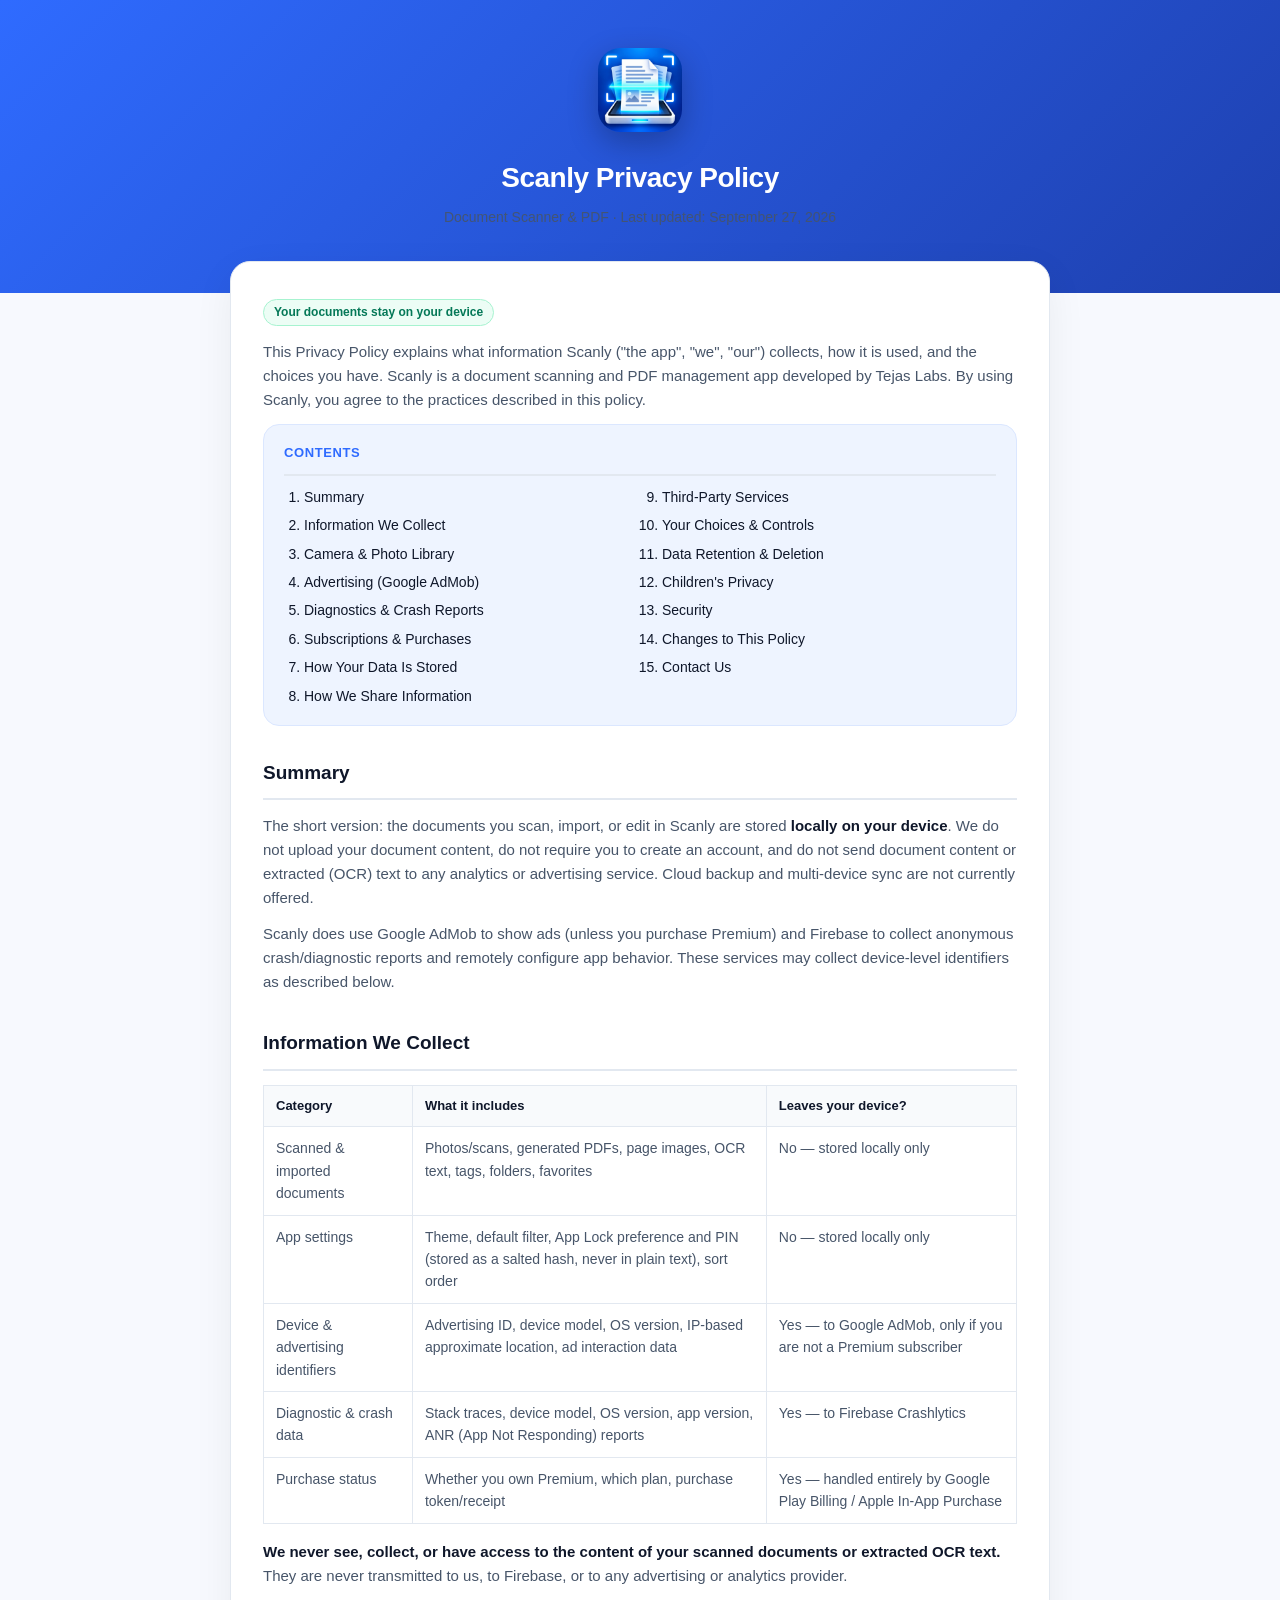
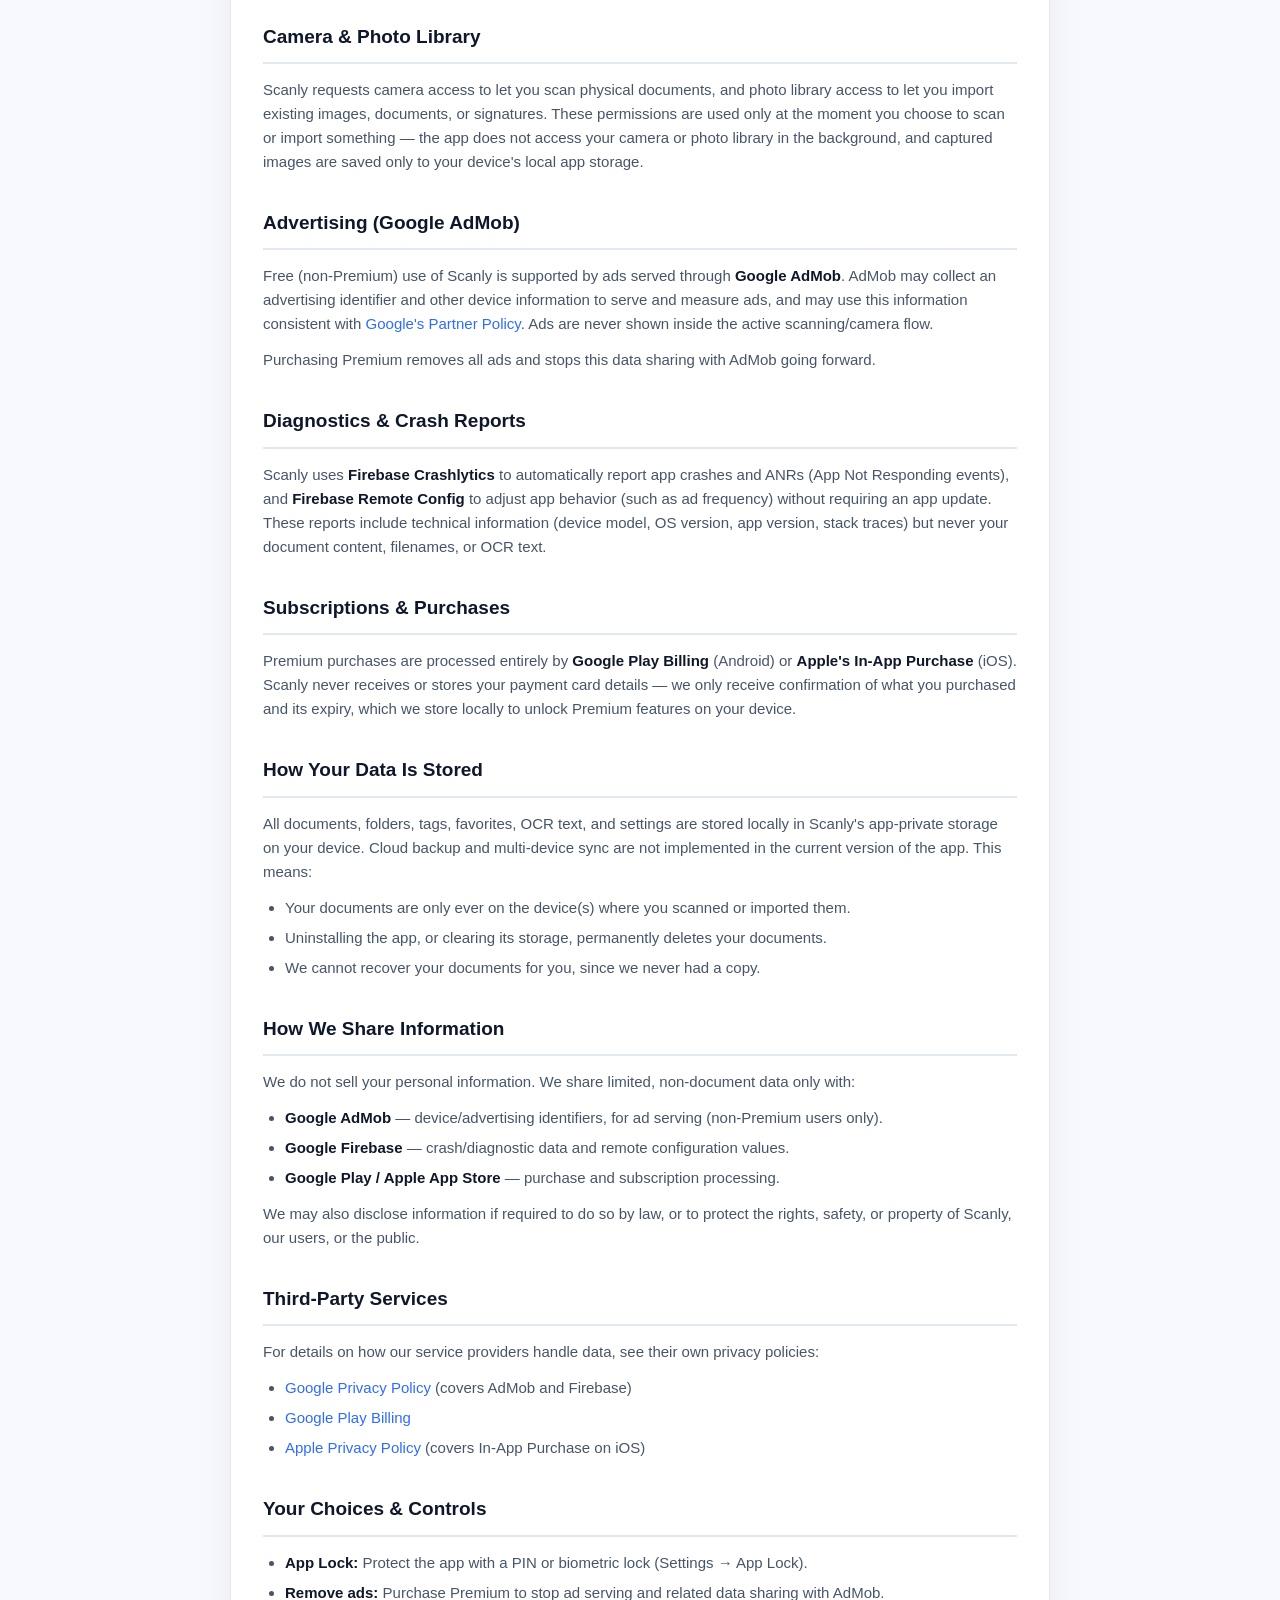
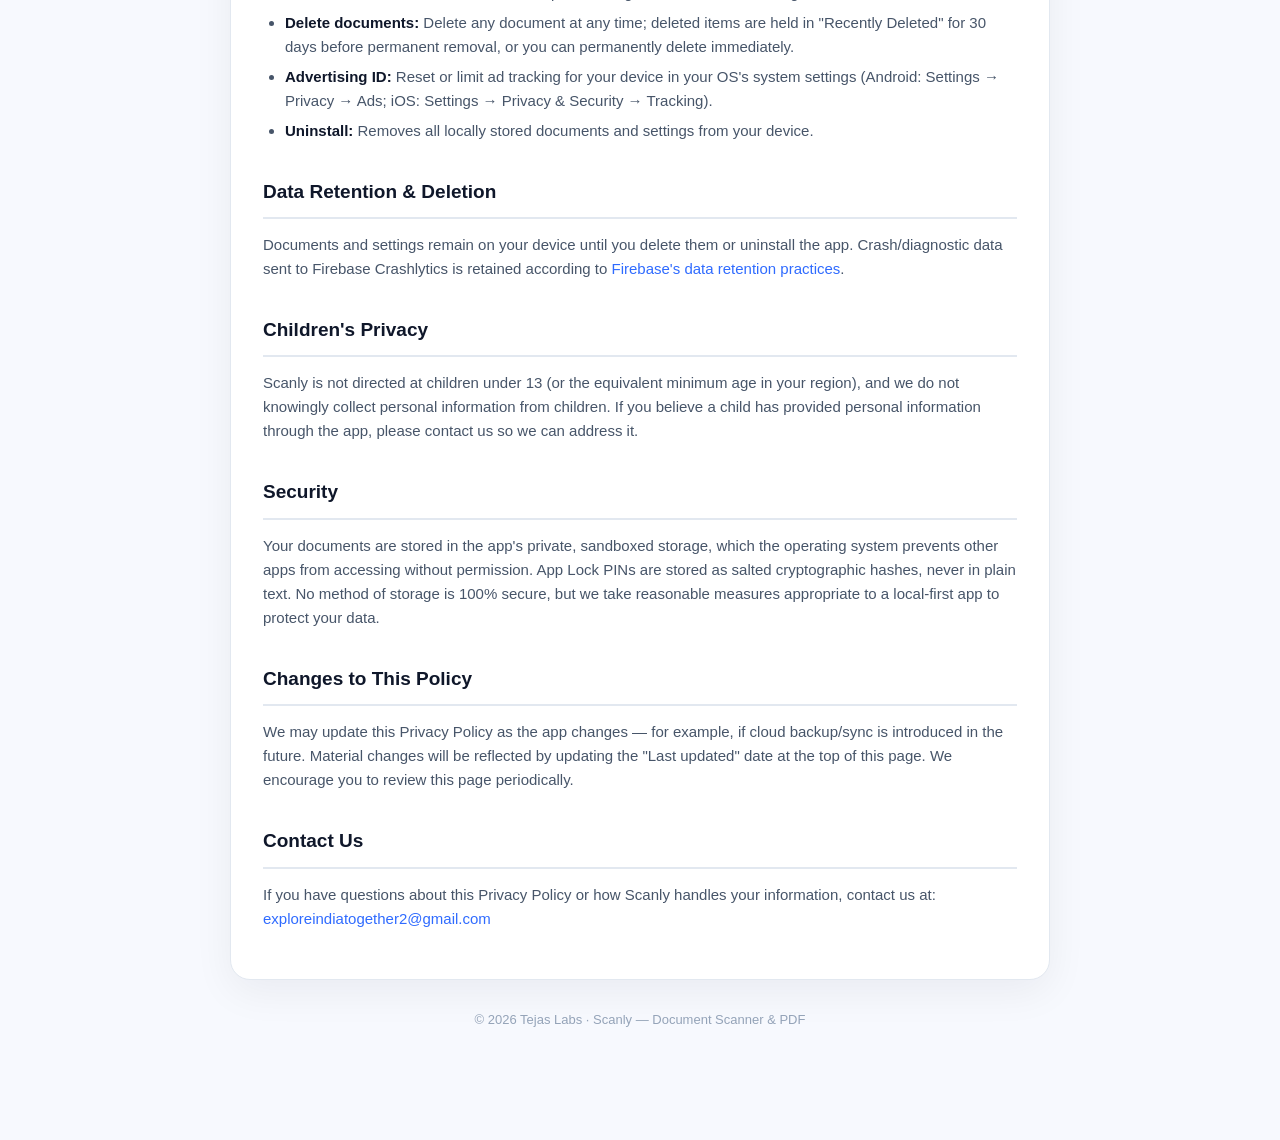
<file: docscanner/index.html>
<!DOCTYPE html>
<html lang="en">
<head>
<meta charset="UTF-8" />
<meta name="viewport" content="width=device-width, initial-scale=1.0" />
<title>Scanly Privacy Policy</title>
<meta name="description" content="Privacy Policy for Scanly - Document Scanner &amp; PDF" />
<style>
  :root {
    --sky-blue: #2f6bff;
    --indigo: #1e40af;
    --ink: #0f172a;
    --ink-soft: #475569;
    --ink-lighter: #94a3b8;
    --border: #e2e8f0;
    --page-bg: #f7f9fe;
    --card-bg: #ffffff;
  }

  * { box-sizing: border-box; }

  html { scroll-behavior: smooth; }

  body {
    margin: 0;
    font-family: -apple-system, BlinkMacSystemFont, "Segoe UI", Roboto, Helvetica, Arial, sans-serif;
    background: var(--page-bg);
    color: var(--ink);
    line-height: 1.6;
  }

  header.hero {
    background: linear-gradient(135deg, var(--sky-blue), var(--indigo));
    color: #fff;
    padding: 48px 20px 64px;
    text-align: center;
  }

  header.hero img {
    width: 84px;
    height: 84px;
    border-radius: 22px;
    box-shadow: 0 10px 30px rgba(0, 0, 0, 0.25);
    margin-bottom: 16px;
  }

  header.hero h1 {
    margin: 0 0 6px;
    font-size: 28px;
    font-weight: 800;
    letter-spacing: -0.5px;
  }

  header.hero p {
    margin: 0;
    opacity: 0.9;
    font-size: 14px;
  }

  .container {
    max-width: 860px;
    margin: -32px auto 60px;
    padding: 0 20px;
  }

  main.card {
    background: var(--card-bg);
    border: 1px solid var(--border);
    border-radius: 20px;
    box-shadow: 0 12px 40px rgba(15, 23, 42, 0.06);
    padding: 36px 32px;
  }

  nav.toc {
    background: #eef4ff;
    border: 1px solid #dbe7ff;
    border-radius: 16px;
    padding: 18px 20px;
    margin-bottom: 32px;
  }

  nav.toc h2 {
    margin: 0 0 10px;
    font-size: 13px;
    text-transform: uppercase;
    letter-spacing: 0.6px;
    color: var(--sky-blue);
  }

  nav.toc ol {
    margin: 0;
    padding-left: 20px;
    columns: 2;
    column-gap: 24px;
  }

  nav.toc li {
    margin-bottom: 6px;
    font-size: 14px;
    break-inside: avoid;
  }

  nav.toc a {
    color: var(--ink);
    text-decoration: none;
  }

  nav.toc a:hover { color: var(--sky-blue); text-decoration: underline; }

  section {
    margin-bottom: 34px;
    scroll-margin-top: 20px;
  }

  section:last-of-type { margin-bottom: 0; }

  h2 {
    font-size: 19px;
    font-weight: 700;
    color: var(--ink);
    border-bottom: 2px solid var(--border);
    padding-bottom: 10px;
    margin: 0 0 14px;
  }

  h3 {
    font-size: 15px;
    font-weight: 700;
    color: var(--ink);
    margin: 18px 0 8px;
  }

  p { margin: 0 0 12px; color: var(--ink-soft); font-size: 15px; }

  ul { margin: 0 0 12px; padding-left: 22px; color: var(--ink-soft); font-size: 15px; }

  li { margin-bottom: 6px; }

  strong { color: var(--ink); }

  table {
    width: 100%;
    border-collapse: collapse;
    margin: 12px 0 16px;
    font-size: 14px;
  }

  th, td {
    text-align: left;
    padding: 10px 12px;
    border: 1px solid var(--border);
    vertical-align: top;
  }

  th {
    background: #f8fafc;
    color: var(--ink);
    font-weight: 700;
    font-size: 13px;
  }

  td { color: var(--ink-soft); }

  a.link { color: var(--sky-blue); text-decoration: none; }
  a.link:hover { text-decoration: underline; }

  .badge {
    display: inline-block;
    background: #ecfdf5;
    color: #047857;
    border: 1px solid #a7f3d0;
    border-radius: 999px;
    padding: 3px 10px;
    font-size: 12px;
    font-weight: 700;
    margin-bottom: 14px;
  }

  footer {
    text-align: center;
    padding: 30px 20px 50px;
    color: var(--ink-lighter);
    font-size: 13px;
  }

  #backToTop {
    position: fixed;
    right: 20px;
    bottom: 20px;
    width: 44px;
    height: 44px;
    border-radius: 50%;
    background: var(--sky-blue);
    color: #fff;
    border: none;
    font-size: 18px;
    cursor: pointer;
    box-shadow: 0 8px 20px rgba(47, 107, 255, 0.4);
    opacity: 0;
    pointer-events: none;
    transition: opacity 0.2s ease;
  }

  #backToTop.visible { opacity: 1; pointer-events: auto; }

  @media (max-width: 600px) {
    header.hero { padding: 36px 16px 56px; }
    main.card { padding: 26px 20px; }
    nav.toc ol { columns: 1; }
  }
</style>
</head>
<body>

<header class="hero">
  <img src="[data-uri]" alt="Scanly app icon" />
  <h1>Scanly Privacy Policy</h1>
  <p>Document Scanner &amp; PDF &middot; Last updated: September 27, 2026</p>
</header>

<div class="container">
  <main class="card">
    <span class="badge">Your documents stay on your device</span>

    <p>
      This Privacy Policy explains what information Scanly ("the app", "we", "our")
      collects, how it is used, and the choices you have. Scanly is a document
      scanning and PDF management app developed by Tejas Labs. By using Scanly,
      you agree to the practices described in this policy.
    </p>

    <nav class="toc">
      <h2>Contents</h2>
      <ol>
        <li><a href="#summary">Summary</a></li>
        <li><a href="#info-we-collect">Information We Collect</a></li>
        <li><a href="#camera-photos">Camera &amp; Photo Library</a></li>
        <li><a href="#ads">Advertising (Google AdMob)</a></li>
        <li><a href="#crash">Diagnostics &amp; Crash Reports</a></li>
        <li><a href="#purchases">Subscriptions &amp; Purchases</a></li>
        <li><a href="#storage">How Your Data Is Stored</a></li>
        <li><a href="#sharing">How We Share Information</a></li>
        <li><a href="#third-party">Third-Party Services</a></li>
        <li><a href="#choices">Your Choices &amp; Controls</a></li>
        <li><a href="#retention">Data Retention &amp; Deletion</a></li>
        <li><a href="#children">Children's Privacy</a></li>
        <li><a href="#security">Security</a></li>
        <li><a href="#changes">Changes to This Policy</a></li>
        <li><a href="#contact">Contact Us</a></li>
      </ol>
    </nav>

    <section id="summary">
      <h2>Summary</h2>
      <p>
        The short version: the documents you scan, import, or edit in Scanly are
        stored <strong>locally on your device</strong>. We do not upload your
        document content, do not require you to create an account, and do not
        send document content or extracted (OCR) text to any analytics or
        advertising service. Cloud backup and multi-device sync are not
        currently offered.
      </p>
      <p>
        Scanly does use Google AdMob to show ads (unless you purchase Premium)
        and Firebase to collect anonymous crash/diagnostic reports and remotely
        configure app behavior. These services may collect device-level
        identifiers as described below.
      </p>
    </section>

    <section id="info-we-collect">
      <h2>Information We Collect</h2>
      <table>
        <tr>
          <th>Category</th>
          <th>What it includes</th>
          <th>Leaves your device?</th>
        </tr>
        <tr>
          <td>Scanned &amp; imported documents</td>
          <td>Photos/scans, generated PDFs, page images, OCR text, tags, folders, favorites</td>
          <td>No &mdash; stored locally only</td>
        </tr>
        <tr>
          <td>App settings</td>
          <td>Theme, default filter, App Lock preference and PIN (stored as a salted hash, never in plain text), sort order</td>
          <td>No &mdash; stored locally only</td>
        </tr>
        <tr>
          <td>Device &amp; advertising identifiers</td>
          <td>Advertising ID, device model, OS version, IP-based approximate location, ad interaction data</td>
          <td>Yes &mdash; to Google AdMob, only if you are not a Premium subscriber</td>
        </tr>
        <tr>
          <td>Diagnostic &amp; crash data</td>
          <td>Stack traces, device model, OS version, app version, ANR (App Not Responding) reports</td>
          <td>Yes &mdash; to Firebase Crashlytics</td>
        </tr>
        <tr>
          <td>Purchase status</td>
          <td>Whether you own Premium, which plan, purchase token/receipt</td>
          <td>Yes &mdash; handled entirely by Google Play Billing / Apple In-App Purchase</td>
        </tr>
      </table>
      <p>
        <strong>We never see, collect, or have access to the content of your
        scanned documents or extracted OCR text.</strong> They are never
        transmitted to us, to Firebase, or to any advertising or analytics
        provider.
      </p>
    </section>

    <section id="camera-photos">
      <h2>Camera &amp; Photo Library</h2>
      <p>
        Scanly requests camera access to let you scan physical documents, and
        photo library access to let you import existing images, documents, or
        signatures. These permissions are used only at the moment you choose to
        scan or import something &mdash; the app does not access your camera or
        photo library in the background, and captured images are saved only to
        your device's local app storage.
      </p>
    </section>

    <section id="ads">
      <h2>Advertising (Google AdMob)</h2>
      <p>
        Free (non-Premium) use of Scanly is supported by ads served through
        <strong>Google AdMob</strong>. AdMob may collect an advertising
        identifier and other device information to serve and measure ads, and
        may use this information consistent with
        <a class="link" href="https://policies.google.com/technologies/partner-sites" target="_blank" rel="noopener">Google's Partner Policy</a>.
        Ads are never shown inside the active scanning/camera flow.
      </p>
      <p>
        Purchasing Premium removes all ads and stops this data sharing with
        AdMob going forward.
      </p>
    </section>

    <section id="crash">
      <h2>Diagnostics &amp; Crash Reports</h2>
      <p>
        Scanly uses <strong>Firebase Crashlytics</strong> to automatically
        report app crashes and ANRs (App Not Responding events), and
        <strong>Firebase Remote Config</strong> to adjust app behavior (such as
        ad frequency) without requiring an app update. These reports include
        technical information (device model, OS version, app version, stack
        traces) but never your document content, filenames, or OCR text.
      </p>
    </section>

    <section id="purchases">
      <h2>Subscriptions &amp; Purchases</h2>
      <p>
        Premium purchases are processed entirely by <strong>Google Play
        Billing</strong> (Android) or <strong>Apple's In-App Purchase</strong>
        (iOS). Scanly never receives or stores your payment card details
        &mdash; we only receive confirmation of what you purchased and its
        expiry, which we store locally to unlock Premium features on your
        device.
      </p>
    </section>

    <section id="storage">
      <h2>How Your Data Is Stored</h2>
      <p>
        All documents, folders, tags, favorites, OCR text, and settings are
        stored locally in Scanly's app-private storage on your device. Cloud
        backup and multi-device sync are not implemented in the current
        version of the app. This means:
      </p>
      <ul>
        <li>Your documents are only ever on the device(s) where you scanned or imported them.</li>
        <li>Uninstalling the app, or clearing its storage, permanently deletes your documents.</li>
        <li>We cannot recover your documents for you, since we never had a copy.</li>
      </ul>
    </section>

    <section id="sharing">
      <h2>How We Share Information</h2>
      <p>We do not sell your personal information. We share limited, non-document data only with:</p>
      <ul>
        <li><strong>Google AdMob</strong> &mdash; device/advertising identifiers, for ad serving (non-Premium users only).</li>
        <li><strong>Google Firebase</strong> &mdash; crash/diagnostic data and remote configuration values.</li>
        <li><strong>Google Play / Apple App Store</strong> &mdash; purchase and subscription processing.</li>
      </ul>
      <p>We may also disclose information if required to do so by law, or to protect the rights, safety, or property of Scanly, our users, or the public.</p>
    </section>

    <section id="third-party">
      <h2>Third-Party Services</h2>
      <p>For details on how our service providers handle data, see their own privacy policies:</p>
      <ul>
        <li><a class="link" href="https://policies.google.com/privacy" target="_blank" rel="noopener">Google Privacy Policy</a> (covers AdMob and Firebase)</li>
        <li><a class="link" href="https://support.google.com/googleplay/answer/10632134" target="_blank" rel="noopener">Google Play Billing</a></li>
        <li><a class="link" href="https://www.apple.com/legal/privacy/" target="_blank" rel="noopener">Apple Privacy Policy</a> (covers In-App Purchase on iOS)</li>
      </ul>
    </section>

    <section id="choices">
      <h2>Your Choices &amp; Controls</h2>
      <ul>
        <li><strong>App Lock:</strong> Protect the app with a PIN or biometric lock (Settings &rarr; App Lock).</li>
        <li><strong>Remove ads:</strong> Purchase Premium to stop ad serving and related data sharing with AdMob.</li>
        <li><strong>Delete documents:</strong> Delete any document at any time; deleted items are held in "Recently Deleted" for 30 days before permanent removal, or you can permanently delete immediately.</li>
        <li><strong>Advertising ID:</strong> Reset or limit ad tracking for your device in your OS's system settings (Android: Settings &rarr; Privacy &rarr; Ads; iOS: Settings &rarr; Privacy &amp; Security &rarr; Tracking).</li>
        <li><strong>Uninstall:</strong> Removes all locally stored documents and settings from your device.</li>
      </ul>
    </section>

    <section id="retention">
      <h2>Data Retention &amp; Deletion</h2>
      <p>
        Documents and settings remain on your device until you delete them or
        uninstall the app. Crash/diagnostic data sent to Firebase Crashlytics
        is retained according to
        <a class="link" href="https://firebase.google.com/support/privacy" target="_blank" rel="noopener">Firebase's data retention practices</a>.
      </p>
    </section>

    <section id="children">
      <h2>Children's Privacy</h2>
      <p>
        Scanly is not directed at children under 13 (or the equivalent minimum
        age in your region), and we do not knowingly collect personal
        information from children. If you believe a child has provided
        personal information through the app, please contact us so we can
        address it.
      </p>
    </section>

    <section id="security">
      <h2>Security</h2>
      <p>
        Your documents are stored in the app's private, sandboxed storage,
        which the operating system prevents other apps from accessing without
        permission. App Lock PINs are stored as salted cryptographic hashes,
        never in plain text. No method of storage is 100% secure, but we take
        reasonable measures appropriate to a local-first app to protect your
        data.
      </p>
    </section>

    <section id="changes">
      <h2>Changes to This Policy</h2>
      <p>
        We may update this Privacy Policy as the app changes &mdash; for
        example, if cloud backup/sync is introduced in the future. Material
        changes will be reflected by updating the "Last updated" date at the
        top of this page. We encourage you to review this page periodically.
      </p>
    </section>

    <section id="contact">
      <h2>Contact Us</h2>
      <p>
        If you have questions about this Privacy Policy or how Scanly handles
        your information, contact us at:
        <br />
        <a class="link" href="mailto:exploreindiatogether2@gmail.com">exploreindiatogether2@gmail.com</a>
      </p>
    </section>
  </main>

  <footer>
    &copy; 2026 Tejas Labs &middot; Scanly &mdash; Document Scanner &amp; PDF
  </footer>
</div>

<button id="backToTop" aria-label="Back to top">&uarr;</button>

<script>
  (function () {
    var btn = document.getElementById('backToTop');

    function onScroll() {
      if (window.scrollY > 400) {
        btn.classList.add('visible');
      } else {
        btn.classList.remove('visible');
      }
    }

    window.addEventListener('scroll', onScroll, { passive: true });

    btn.addEventListener('click', function () {
      window.scrollTo({ top: 0, behavior: 'smooth' });
    });
  })();
</script>

</body>
</html>
</file>
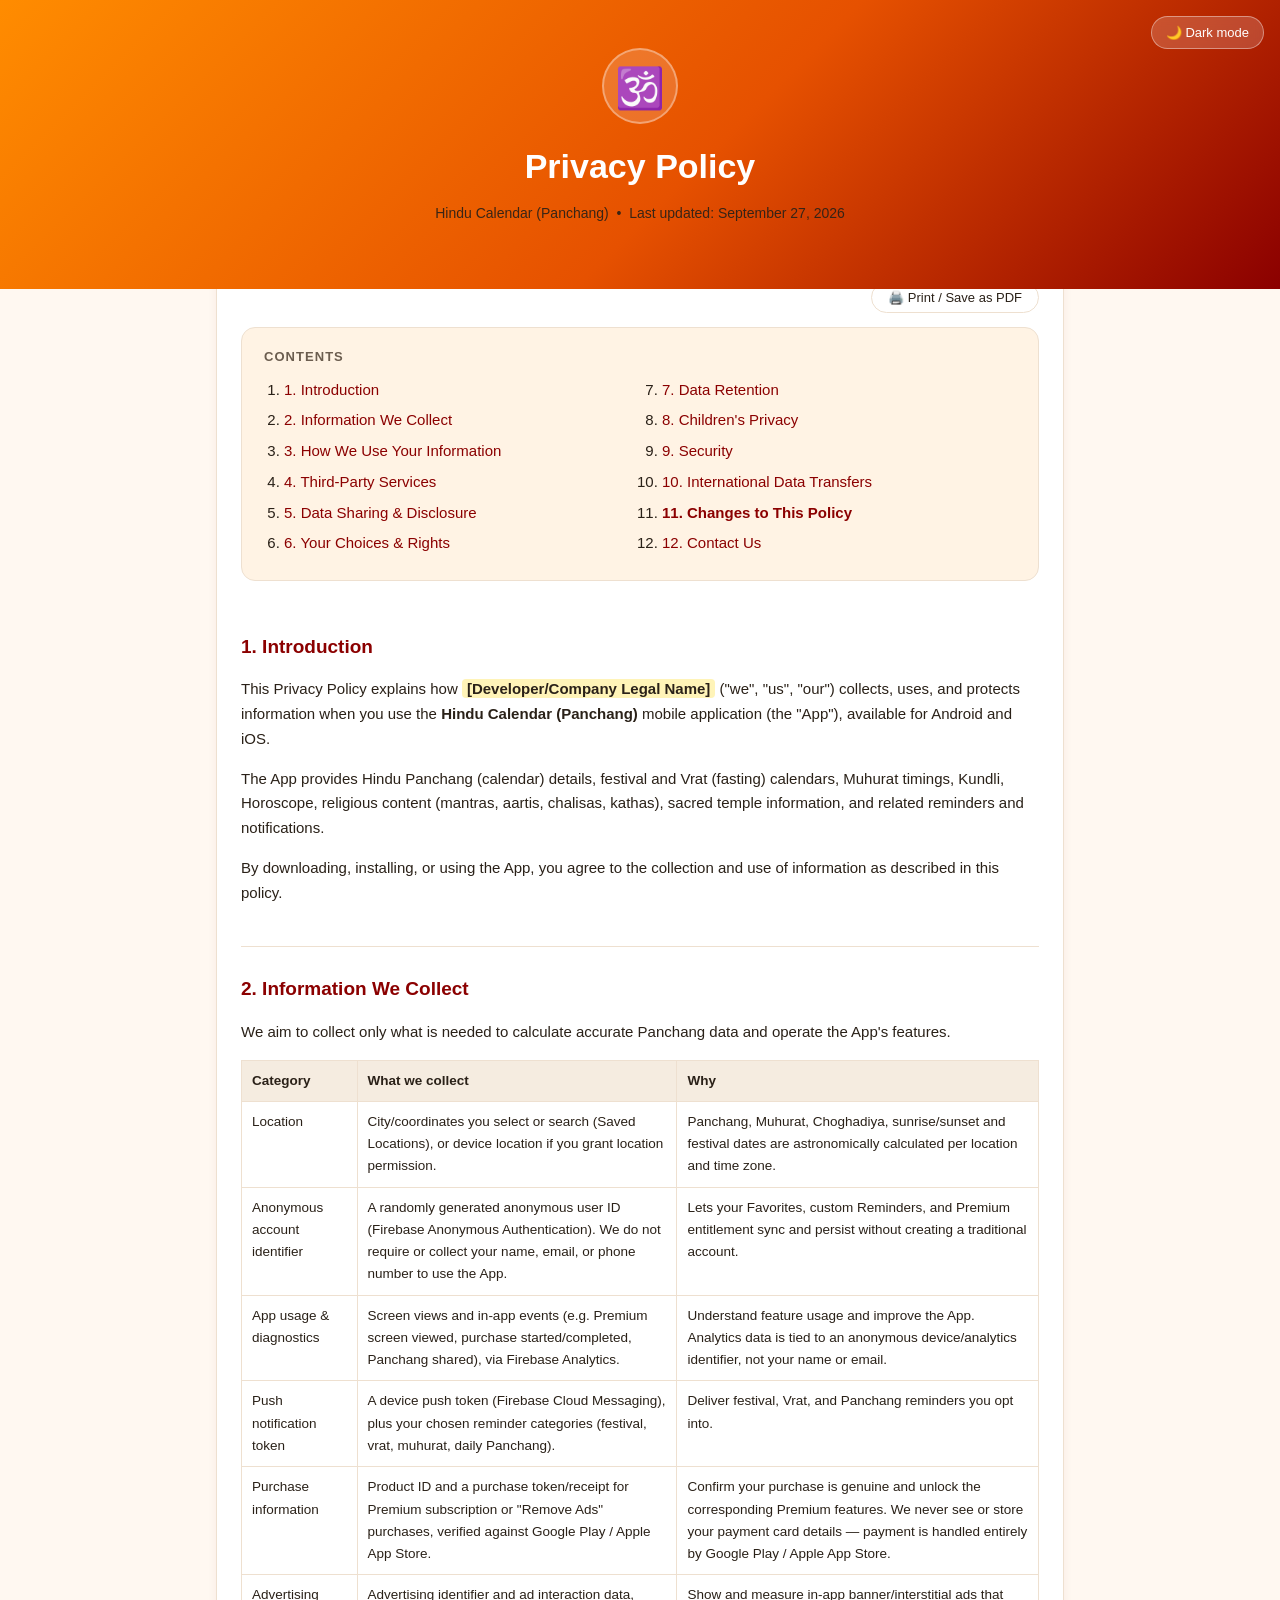
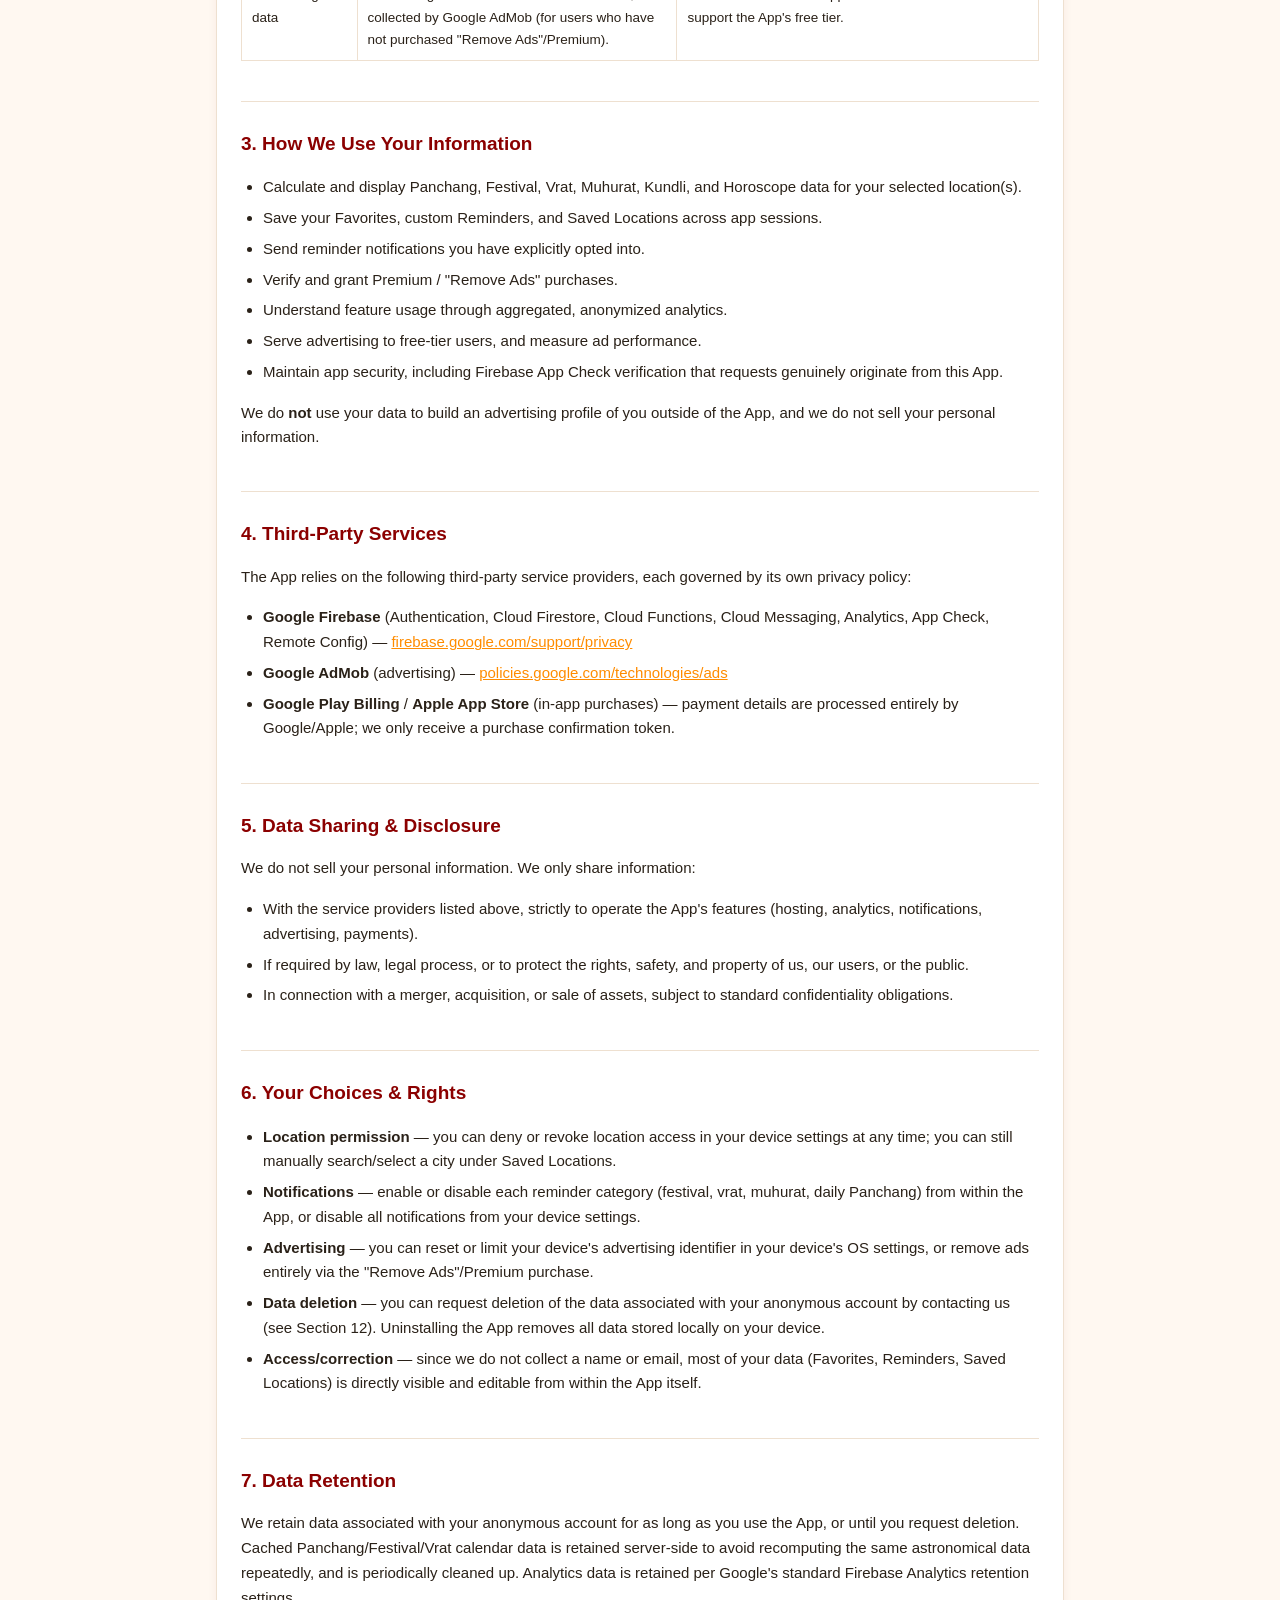
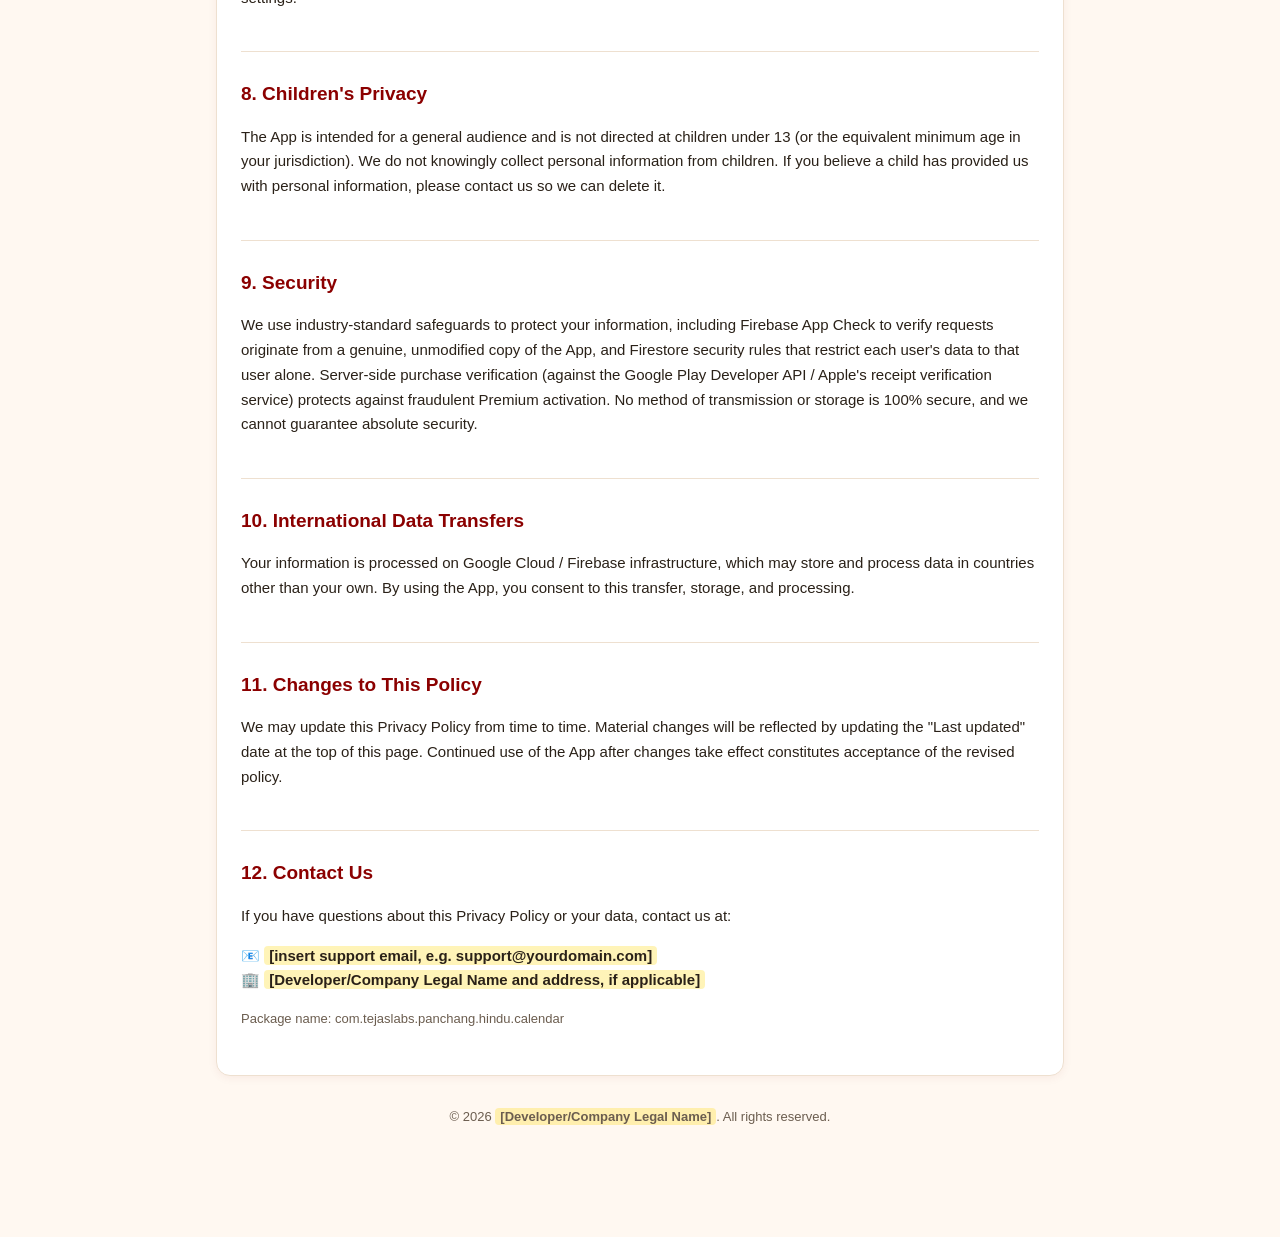
<file: Panchang/index.html>
<!DOCTYPE html>
<html lang="en">
<head>
<meta charset="UTF-8">
<meta name="viewport" content="width=device-width, initial-scale=1.0">
<title>Privacy Policy — Hindu Calendar (Panchang)</title>
<meta name="description" content="Privacy Policy for the Hindu Calendar (Panchang) mobile app.">
<style>
  :root {
    --saffron: #FF8C00;
    --deep-orange: #E65100;
    --maroon: #8B0000;
    --gold: #FFD700;
    --bg: #FFF8F1;
    --surface: #FFFFFF;
    --text: #2A2118;
    --text-muted: #6B5D4F;
    --border: #EEE0D0;
    --toc-bg: #FFF3E4;
    --code-bg: #F5ECE0;
    --shadow: 0 2px 10px rgba(139, 0, 0, 0.06);
    --radius: 14px;
    --maxw: 880px;
  }

  :root[data-theme="dark"] {
    --bg: #1A1410;
    --surface: #241C15;
    --text: #F1E6D8;
    --text-muted: #C2AF97;
    --border: #3A2E22;
    --toc-bg: #2A2018;
    --code-bg: #2E2419;
    --shadow: 0 2px 14px rgba(0, 0, 0, 0.35);
  }

  @media (prefers-color-scheme: dark) {
    :root:not([data-theme="light"]) {
      --bg: #1A1410;
      --surface: #241C15;
      --text: #F1E6D8;
      --text-muted: #C2AF97;
      --border: #3A2E22;
      --toc-bg: #2A2018;
      --code-bg: #2E2419;
      --shadow: 0 2px 14px rgba(0, 0, 0, 0.35);
    }
  }

  * { box-sizing: border-box; }

  html { scroll-behavior: smooth; }

  body {
    margin: 0;
    background: var(--bg);
    color: var(--text);
    font-family: -apple-system, BlinkMacSystemFont, "Segoe UI", Roboto, Helvetica, Arial, sans-serif;
    line-height: 1.65;
    transition: background 0.25s ease, color 0.25s ease;
  }

  header.hero {
    background: linear-gradient(135deg, var(--saffron), var(--deep-orange) 55%, var(--maroon));
    color: #fff;
    padding: 48px 20px 64px;
    text-align: center;
    position: relative;
  }

  header.hero .om {
    font-size: 40px;
    display: inline-block;
    width: 76px;
    height: 76px;
    line-height: 76px;
    border-radius: 50%;
    background: rgba(255,255,255,0.16);
    border: 2px solid rgba(255,255,255,0.35);
    margin-bottom: 14px;
  }

  header.hero h1 {
    margin: 0 0 8px;
    font-size: clamp(24px, 4vw, 34px);
  }

  header.hero p {
    margin: 0;
    opacity: 0.92;
    font-size: 14px;
  }

  .theme-toggle {
    position: absolute;
    top: 16px;
    right: 16px;
    background: rgba(255,255,255,0.18);
    border: 1px solid rgba(255,255,255,0.4);
    color: #fff;
    border-radius: 999px;
    padding: 8px 14px;
    font-size: 13px;
    cursor: pointer;
    backdrop-filter: blur(4px);
  }
  .theme-toggle:hover { background: rgba(255,255,255,0.28); }

  .wrap {
    max-width: var(--maxw);
    margin: -36px auto 60px;
    padding: 0 16px;
  }

  .card {
    background: var(--surface);
    border-radius: var(--radius);
    box-shadow: var(--shadow);
    border: 1px solid var(--border);
    padding: 28px 24px;
  }

  nav.toc {
    background: var(--toc-bg);
    border-radius: var(--radius);
    border: 1px solid var(--border);
    padding: 18px 22px;
    margin-bottom: 24px;
  }
  nav.toc h2 {
    font-size: 13px;
    text-transform: uppercase;
    letter-spacing: 0.08em;
    color: var(--text-muted);
    margin: 0 0 10px;
  }
  nav.toc ol {
    columns: 2;
    column-gap: 24px;
    margin: 0;
    padding-left: 20px;
    font-size: 14px;
  }
  nav.toc a {
    color: var(--maroon);
    text-decoration: none;
  }
  :root[data-theme="dark"] nav.toc a { color: var(--gold); }
  @media (prefers-color-scheme: dark) {
    :root:not([data-theme="light"]) nav.toc a { color: var(--gold); }
  }
  nav.toc a:hover { text-decoration: underline; }
  nav.toc li { margin-bottom: 6px; }
  nav.toc li.active > a { font-weight: 700; }

  section.policy-section {
    padding: 26px 0;
    border-bottom: 1px solid var(--border);
    scroll-margin-top: 20px;
  }
  section.policy-section:last-of-type { border-bottom: none; padding-bottom: 4px; }

  h2 {
    font-size: 19px;
    color: var(--maroon);
    margin: 0 0 12px;
    display: flex;
    align-items: center;
    gap: 8px;
  }
  :root[data-theme="dark"] h2 { color: var(--gold); }
  @media (prefers-color-scheme: dark) {
    :root:not([data-theme="light"]) h2 { color: var(--gold); }
  }

  h3 { font-size: 15px; margin: 18px 0 8px; color: var(--text); }

  p, li { font-size: 15px; color: var(--text); }
  ul { padding-left: 22px; }
  li { margin-bottom: 6px; }

  .muted { color: var(--text-muted); font-size: 13px; }

  table.data-table {
    width: 100%;
    border-collapse: collapse;
    margin: 14px 0;
    font-size: 13.5px;
  }
  table.data-table th, table.data-table td {
    border: 1px solid var(--border);
    padding: 9px 10px;
    text-align: left;
    vertical-align: top;
  }
  table.data-table th {
    background: var(--code-bg);
    font-weight: 700;
  }

  .placeholder {
    background: linear-gradient(0deg, rgba(255,215,0,0.28), rgba(255,215,0,0.28));
    padding: 1px 5px;
    border-radius: 4px;
    font-weight: 600;
  }

  .badge {
    display: inline-block;
    font-size: 11px;
    font-weight: 700;
    letter-spacing: 0.03em;
    padding: 2px 9px;
    border-radius: 999px;
    background: var(--code-bg);
    color: var(--text-muted);
    margin-left: 6px;
  }

  a.inline-link { color: var(--saffron); }
  :root[data-theme="dark"] a.inline-link { color: var(--gold); }
  @media (prefers-color-scheme: dark) {
    :root:not([data-theme="light"]) a.inline-link { color: var(--gold); }
  }

  footer {
    text-align: center;
    padding: 30px 16px 50px;
    color: var(--text-muted);
    font-size: 13px;
  }

  #backToTop {
    position: fixed;
    right: 20px;
    bottom: 20px;
    width: 46px;
    height: 46px;
    border-radius: 50%;
    border: none;
    background: var(--maroon);
    color: #fff;
    font-size: 18px;
    cursor: pointer;
    box-shadow: var(--shadow);
    opacity: 0;
    transform: translateY(10px);
    pointer-events: none;
    transition: opacity 0.25s ease, transform 0.25s ease;
    z-index: 50;
  }
  #backToTop.visible { opacity: 1; transform: translateY(0); pointer-events: auto; }
  #backToTop:hover { background: var(--deep-orange); }

  .print-btn {
    border: 1px solid var(--border);
    background: var(--surface);
    color: var(--text);
    border-radius: 999px;
    padding: 7px 16px;
    font-size: 13px;
    cursor: pointer;
  }
  .print-btn:hover { border-color: var(--saffron); color: var(--maroon); }

  .top-actions {
    display: flex;
    justify-content: flex-end;
    gap: 10px;
    margin: 0 0 14px;
  }

  @media print {
    header.hero, nav.toc, .top-actions, #backToTop, .theme-toggle { display: none !important; }
    .wrap { margin-top: 0; }
    body { background: #fff; color: #000; }
  }

  @media (max-width: 620px) {
    nav.toc ol { columns: 1; }
    .card { padding: 20px 16px; }
  }
</style>
</head>
<body>

<header class="hero">
  <button class="theme-toggle" id="themeToggle" type="button" aria-label="Toggle dark mode">🌙 Dark mode</button>
  <div class="om">🕉️</div>
  <h1>Privacy Policy</h1>
  <p>Hindu Calendar (Panchang) &nbsp;•&nbsp; Last updated: <span id="lastUpdated">September 27, 2026</span></p>
</header>

<div class="wrap">
  <div class="card">

    <div class="top-actions">
      <button class="print-btn" id="printBtn" type="button">🖨️ Print / Save as PDF</button>
    </div>

    <nav class="toc" aria-label="Table of contents">
      <h2>Contents</h2>
      <ol id="tocList">
        <li><a href="#intro">1. Introduction</a></li>
        <li><a href="#data-we-collect">2. Information We Collect</a></li>
        <li><a href="#how-we-use">3. How We Use Your Information</a></li>
        <li><a href="#third-parties">4. Third-Party Services</a></li>
        <li><a href="#sharing">5. Data Sharing &amp; Disclosure</a></li>
        <li><a href="#choices">6. Your Choices &amp; Rights</a></li>
        <li><a href="#retention">7. Data Retention</a></li>
        <li><a href="#children">8. Children's Privacy</a></li>
        <li><a href="#security">9. Security</a></li>
        <li><a href="#transfers">10. International Data Transfers</a></li>
        <li><a href="#changes">11. Changes to This Policy</a></li>
        <li><a href="#contact">12. Contact Us</a></li>
      </ol>
    </nav>

    <section class="policy-section" id="intro">
      <h2>1. Introduction</h2>
      <p>
        This Privacy Policy explains how <span class="placeholder">[Developer/Company Legal Name]</span>
        ("we", "us", "our") collects, uses, and protects information when you use the
        <strong>Hindu Calendar (Panchang)</strong> mobile application (the "App"), available for Android and iOS.
      </p>
      <p>
        The App provides Hindu Panchang (calendar) details, festival and Vrat (fasting) calendars, Muhurat timings,
        Kundli, Horoscope, religious content (mantras, aartis, chalisas, kathas), sacred temple information, and
        related reminders and notifications.
      </p>
      <p>By downloading, installing, or using the App, you agree to the collection and use of information as described in this policy.</p>
    </section>

    <section class="policy-section" id="data-we-collect">
      <h2>2. Information We Collect</h2>
      <p>We aim to collect only what is needed to calculate accurate Panchang data and operate the App's features.</p>

      <table class="data-table">
        <thead>
          <tr><th>Category</th><th>What we collect</th><th>Why</th></tr>
        </thead>
        <tbody>
          <tr>
            <td>Location</td>
            <td>City/coordinates you select or search (Saved Locations), or device location if you grant location permission.</td>
            <td>Panchang, Muhurat, Choghadiya, sunrise/sunset and festival dates are astronomically calculated per location and time zone.</td>
          </tr>
          <tr>
            <td>Anonymous account identifier</td>
            <td>A randomly generated anonymous user ID (Firebase Anonymous Authentication). We do not require or collect your name, email, or phone number to use the App.</td>
            <td>Lets your Favorites, custom Reminders, and Premium entitlement sync and persist without creating a traditional account.</td>
          </tr>
          <tr>
            <td>App usage &amp; diagnostics</td>
            <td>Screen views and in-app events (e.g. Premium screen viewed, purchase started/completed, Panchang shared), via Firebase Analytics.</td>
            <td>Understand feature usage and improve the App. Analytics data is tied to an anonymous device/analytics identifier, not your name or email.</td>
          </tr>
          <tr>
            <td>Push notification token</td>
            <td>A device push token (Firebase Cloud Messaging), plus your chosen reminder categories (festival, vrat, muhurat, daily Panchang).</td>
            <td>Deliver festival, Vrat, and Panchang reminders you opt into.</td>
          </tr>
          <tr>
            <td>Purchase information</td>
            <td>Product ID and a purchase token/receipt for Premium subscription or "Remove Ads" purchases, verified against Google Play / Apple App Store.</td>
            <td>Confirm your purchase is genuine and unlock the corresponding Premium features. We never see or store your payment card details — payment is handled entirely by Google Play / Apple App Store.</td>
          </tr>
          <tr>
            <td>Advertising data</td>
            <td>Advertising identifier and ad interaction data, collected by Google AdMob (for users who have not purchased "Remove Ads"/Premium).</td>
            <td>Show and measure in-app banner/interstitial ads that support the App's free tier.</td>
          </tr>
        </tbody>
      </table>
    </section>

    <section class="policy-section" id="how-we-use">
      <h2>3. How We Use Your Information</h2>
      <ul>
        <li>Calculate and display Panchang, Festival, Vrat, Muhurat, Kundli, and Horoscope data for your selected location(s).</li>
        <li>Save your Favorites, custom Reminders, and Saved Locations across app sessions.</li>
        <li>Send reminder notifications you have explicitly opted into.</li>
        <li>Verify and grant Premium / "Remove Ads" purchases.</li>
        <li>Understand feature usage through aggregated, anonymized analytics.</li>
        <li>Serve advertising to free-tier users, and measure ad performance.</li>
        <li>Maintain app security, including Firebase App Check verification that requests genuinely originate from this App.</li>
      </ul>
      <p>We do <strong>not</strong> use your data to build an advertising profile of you outside of the App, and we do not sell your personal information.</p>
    </section>

    <section class="policy-section" id="third-parties">
      <h2>4. Third-Party Services</h2>
      <p>The App relies on the following third-party service providers, each governed by its own privacy policy:</p>
      <ul>
        <li><strong>Google Firebase</strong> (Authentication, Cloud Firestore, Cloud Functions, Cloud Messaging, Analytics, App Check, Remote Config) — <a class="inline-link" href="https://firebase.google.com/support/privacy" target="_blank" rel="noopener">firebase.google.com/support/privacy</a></li>
        <li><strong>Google AdMob</strong> (advertising) — <a class="inline-link" href="https://policies.google.com/technologies/ads" target="_blank" rel="noopener">policies.google.com/technologies/ads</a></li>
        <li><strong>Google Play Billing</strong> / <strong>Apple App Store</strong> (in-app purchases) — payment details are processed entirely by Google/Apple; we only receive a purchase confirmation token.</li>
      </ul>
    </section>

    <section class="policy-section" id="sharing">
      <h2>5. Data Sharing &amp; Disclosure</h2>
      <p>We do not sell your personal information. We only share information:</p>
      <ul>
        <li>With the service providers listed above, strictly to operate the App's features (hosting, analytics, notifications, advertising, payments).</li>
        <li>If required by law, legal process, or to protect the rights, safety, and property of us, our users, or the public.</li>
        <li>In connection with a merger, acquisition, or sale of assets, subject to standard confidentiality obligations.</li>
      </ul>
    </section>

    <section class="policy-section" id="choices">
      <h2>6. Your Choices &amp; Rights</h2>
      <ul>
        <li><strong>Location permission</strong> — you can deny or revoke location access in your device settings at any time; you can still manually search/select a city under Saved Locations.</li>
        <li><strong>Notifications</strong> — enable or disable each reminder category (festival, vrat, muhurat, daily Panchang) from within the App, or disable all notifications from your device settings.</li>
        <li><strong>Advertising</strong> — you can reset or limit your device's advertising identifier in your device's OS settings, or remove ads entirely via the "Remove Ads"/Premium purchase.</li>
        <li><strong>Data deletion</strong> — you can request deletion of the data associated with your anonymous account by contacting us (see Section 12). Uninstalling the App removes all data stored locally on your device.</li>
        <li><strong>Access/correction</strong> — since we do not collect a name or email, most of your data (Favorites, Reminders, Saved Locations) is directly visible and editable from within the App itself.</li>
      </ul>
    </section>

    <section class="policy-section" id="retention">
      <h2>7. Data Retention</h2>
      <p>
        We retain data associated with your anonymous account for as long as you use the App, or until you request
        deletion. Cached Panchang/Festival/Vrat calendar data is retained server-side to avoid recomputing the same
        astronomical data repeatedly, and is periodically cleaned up. Analytics data is retained per Google's
        standard Firebase Analytics retention settings.
      </p>
    </section>

    <section class="policy-section" id="children">
      <h2>8. Children's Privacy</h2>
      <p>
        The App is intended for a general audience and is not directed at children under 13 (or the equivalent
        minimum age in your jurisdiction). We do not knowingly collect personal information from children. If you
        believe a child has provided us with personal information, please contact us so we can delete it.
      </p>
    </section>

    <section class="policy-section" id="security">
      <h2>9. Security</h2>
      <p>
        We use industry-standard safeguards to protect your information, including Firebase App Check to verify
        requests originate from a genuine, unmodified copy of the App, and Firestore security rules that restrict
        each user's data to that user alone. Server-side purchase verification (against the Google Play Developer
        API / Apple's receipt verification service) protects against fraudulent Premium activation. No method of
        transmission or storage is 100% secure, and we cannot guarantee absolute security.
      </p>
    </section>

    <section class="policy-section" id="transfers">
      <h2>10. International Data Transfers</h2>
      <p>
        Your information is processed on Google Cloud / Firebase infrastructure, which may store and process data
        in countries other than your own. By using the App, you consent to this transfer, storage, and processing.
      </p>
    </section>

    <section class="policy-section" id="changes">
      <h2>11. Changes to This Policy</h2>
      <p>
        We may update this Privacy Policy from time to time. Material changes will be reflected by updating the
        "Last updated" date at the top of this page. Continued use of the App after changes take effect constitutes
        acceptance of the revised policy.
      </p>
    </section>

    <section class="policy-section" id="contact">
      <h2>12. Contact Us</h2>
      <p>If you have questions about this Privacy Policy or your data, contact us at:</p>
      <p>
        📧 <span class="placeholder">[insert support email, e.g. support@yourdomain.com]</span><br>
        🏢 <span class="placeholder">[Developer/Company Legal Name and address, if applicable]</span>
      </p>
      <p class="muted">Package name: com.tejaslabs.panchang.hindu.calendar</p>
    </section>

  </div>

  <footer>
    &copy; <span id="year">2026</span> <span class="placeholder">[Developer/Company Legal Name]</span>. All rights reserved.
  </footer>
</div>

<button id="backToTop" type="button" aria-label="Back to top">↑</button>

<script>
  (function () {
    "use strict";

    // ---- Theme toggle (persisted per-viewer via localStorage) ----
    var root = document.documentElement;
    var toggleBtn = document.getElementById('themeToggle');

    function applyTheme(theme) {
      if (theme === 'dark' || theme === 'light') {
        root.setAttribute('data-theme', theme);
      } else {
        root.removeAttribute('data-theme');
      }
      updateToggleLabel();
    }

    function currentEffectiveTheme() {
      var explicit = root.getAttribute('data-theme');
      if (explicit) return explicit;
      return window.matchMedia && window.matchMedia('(prefers-color-scheme: dark)').matches ? 'dark' : 'light';
    }

    function updateToggleLabel() {
      var isDark = currentEffectiveTheme() === 'dark';
      toggleBtn.textContent = isDark ? '☀️ Light mode' : '🌙 Dark mode';
    }

    try {
      var saved = localStorage.getItem('privacyPolicyTheme');
      if (saved) applyTheme(saved);
      else updateToggleLabel();
    } catch (e) {
      updateToggleLabel();
    }

    toggleBtn.addEventListener('click', function () {
      var next = currentEffectiveTheme() === 'dark' ? 'light' : 'dark';
      applyTheme(next);
      try { localStorage.setItem('privacyPolicyTheme', next); } catch (e) { /* private mode, ignore */ }
    });

    // ---- Print button ----
    document.getElementById('printBtn').addEventListener('click', function () {
      window.print();
    });

    // ---- Auto-updating copyright year ----
    document.getElementById('year').textContent = new Date().getFullYear();

    // ---- Back-to-top button ----
    var backBtn = document.getElementById('backToTop');
    window.addEventListener('scroll', function () {
      if (window.scrollY > 480) backBtn.classList.add('visible');
      else backBtn.classList.remove('visible');
    }, { passive: true });
    backBtn.addEventListener('click', function () {
      window.scrollTo({ top: 0, behavior: 'smooth' });
    });

    // ---- Scrollspy: highlight the active section in the table of contents ----
    var sections = Array.prototype.slice.call(document.querySelectorAll('.policy-section'));
    var tocLinks = Array.prototype.slice.call(document.querySelectorAll('#tocList a'));
    var tocItemsByHref = {};
    tocLinks.forEach(function (a) {
      tocItemsByHref[a.getAttribute('href')] = a.parentElement;
    });

    if ('IntersectionObserver' in window && sections.length) {
      var observer = new IntersectionObserver(function (entries) {
        entries.forEach(function (entry) {
          var li = tocItemsByHref['#' + entry.target.id];
          if (!li) return;
          if (entry.isIntersecting) {
            tocLinks.forEach(function (a) { a.parentElement.classList.remove('active'); });
            li.classList.add('active');
          }
        });
      }, { rootMargin: '-40% 0px -55% 0px', threshold: 0 });

      sections.forEach(function (s) { observer.observe(s); });
    }
  })();
</script>

</body>
</html>
</file>
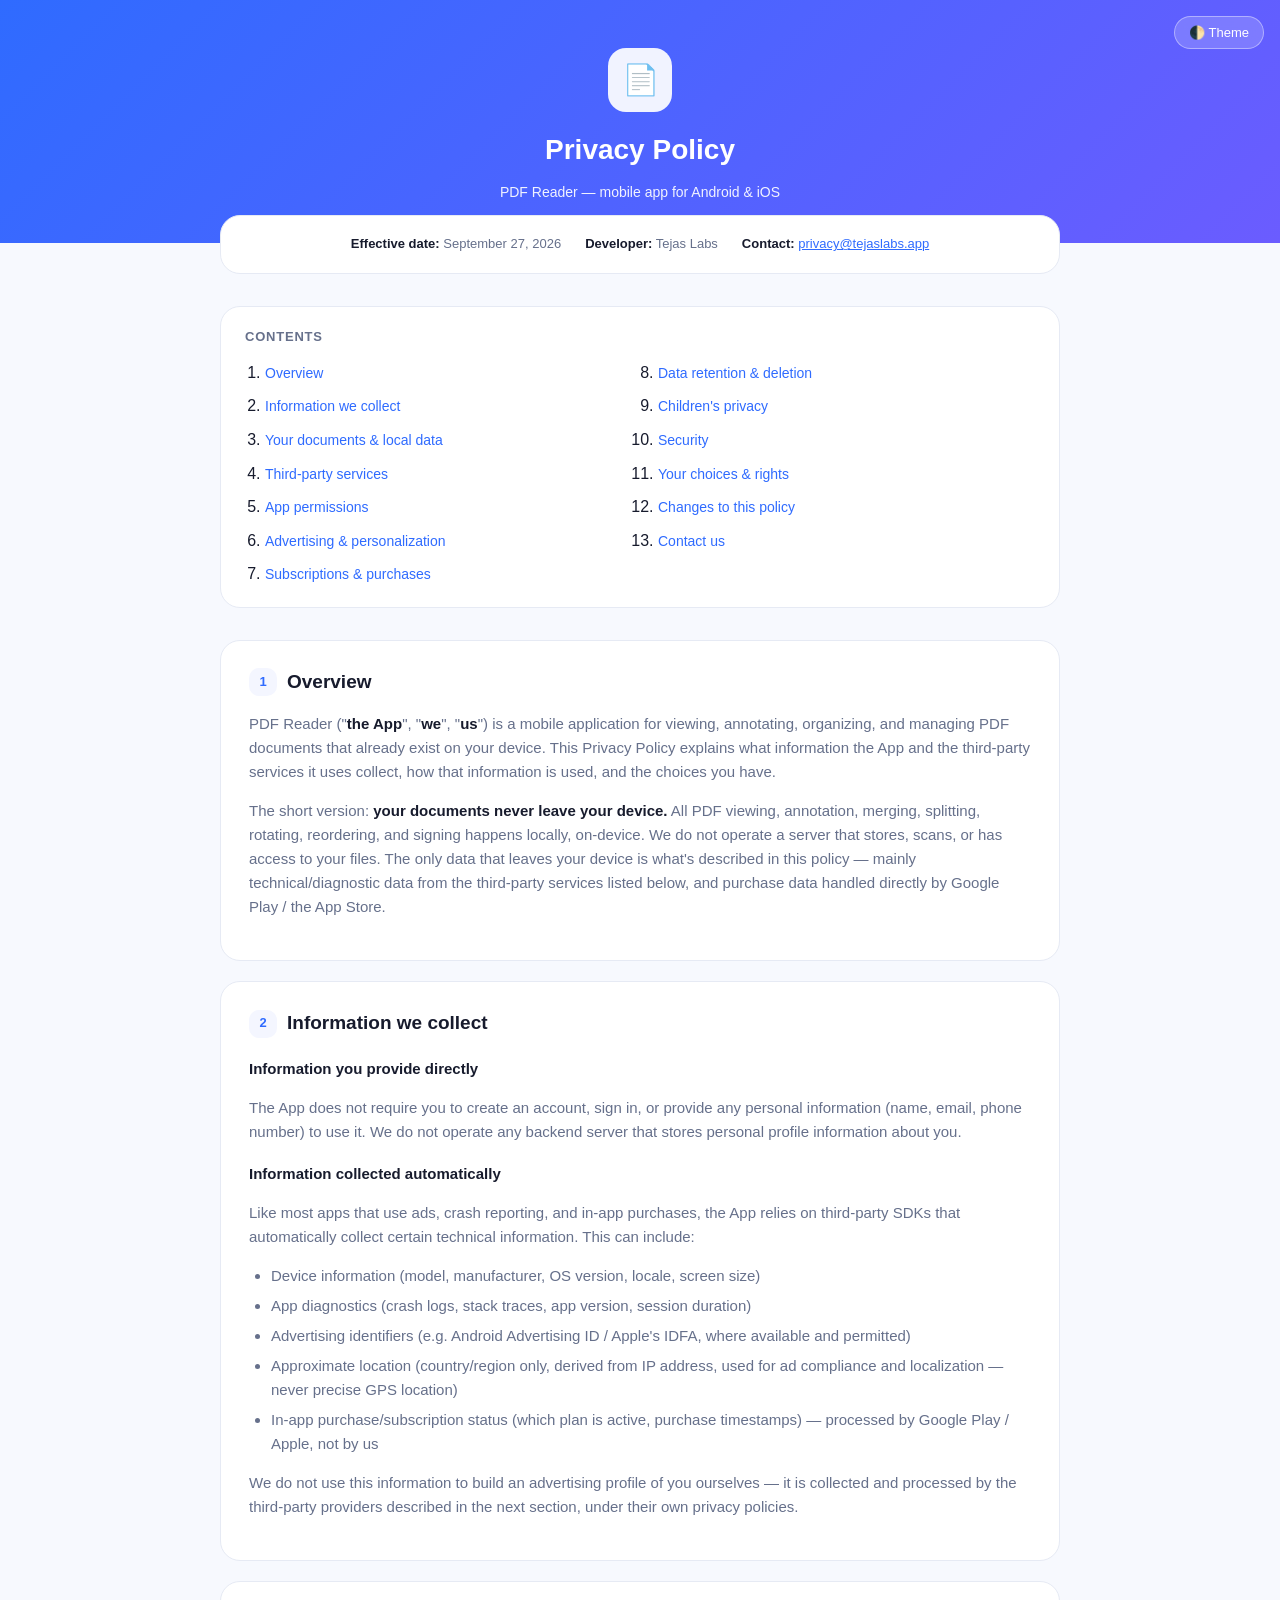
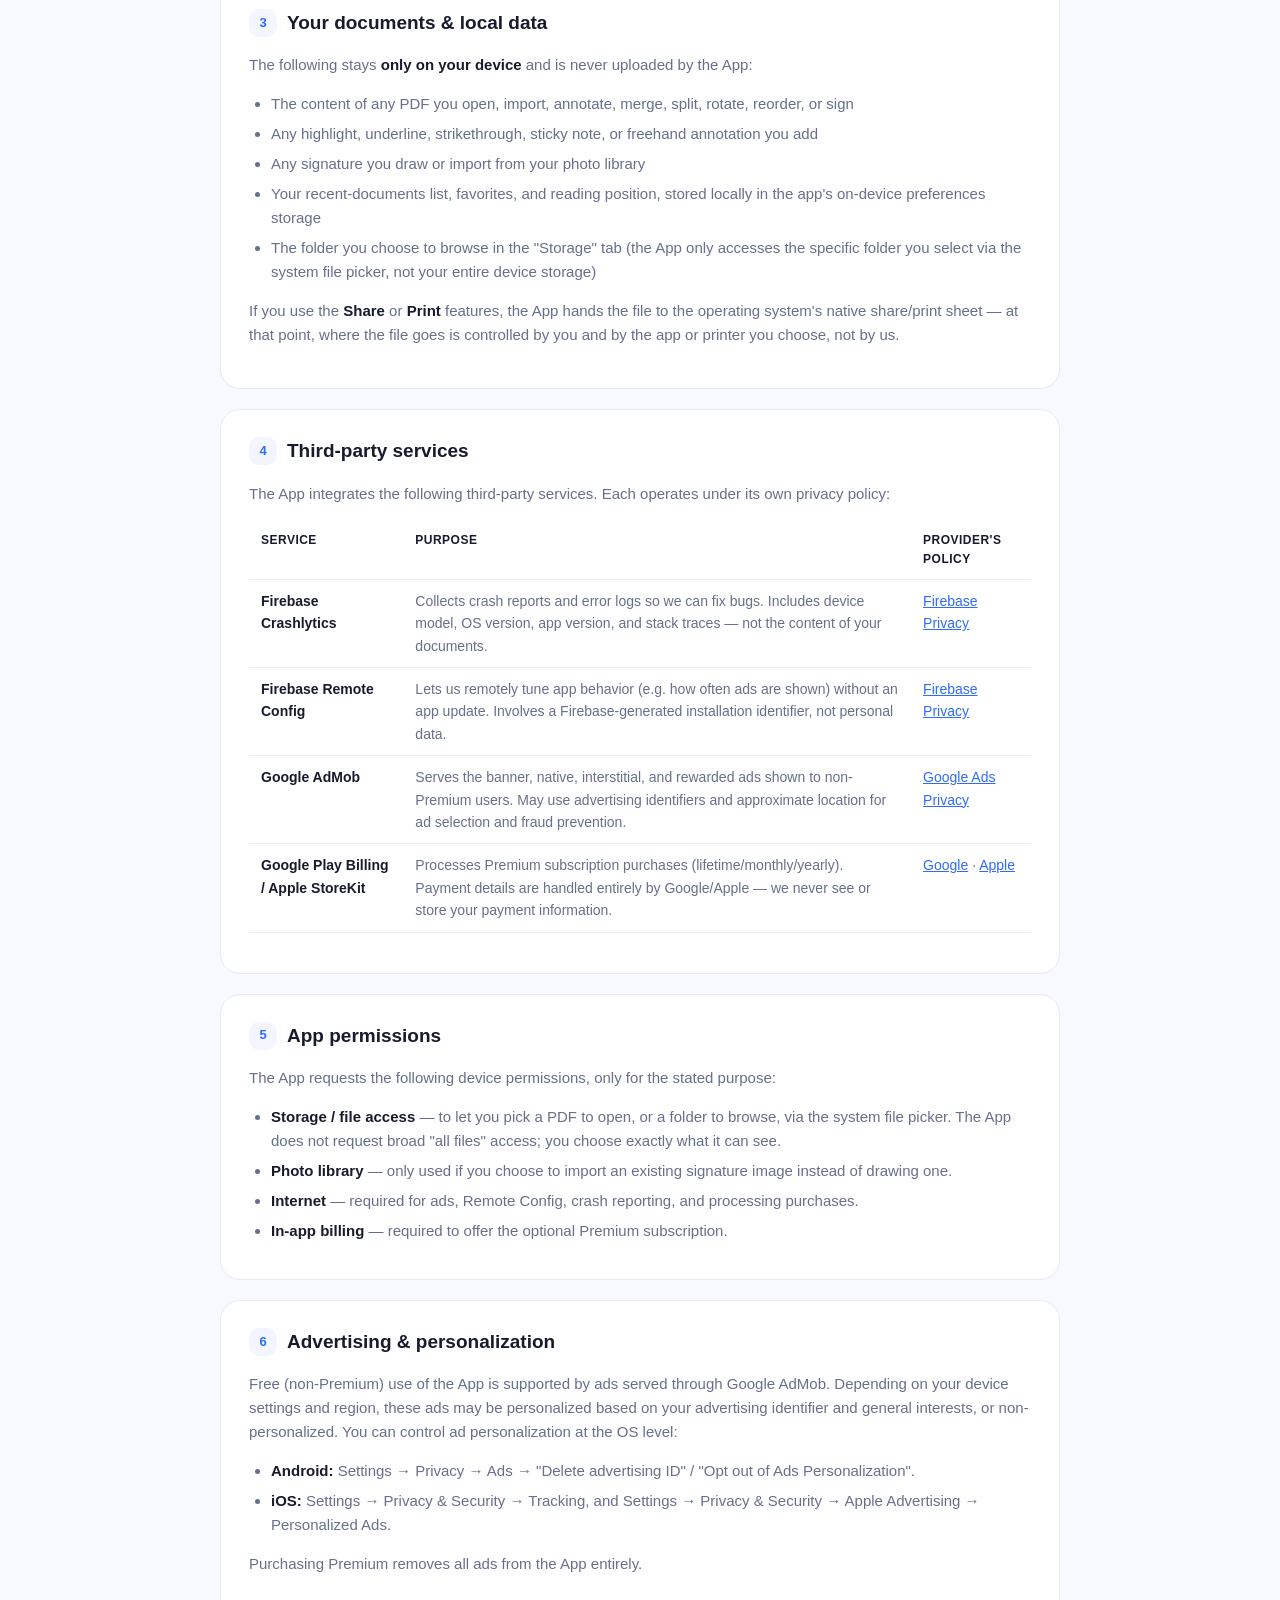
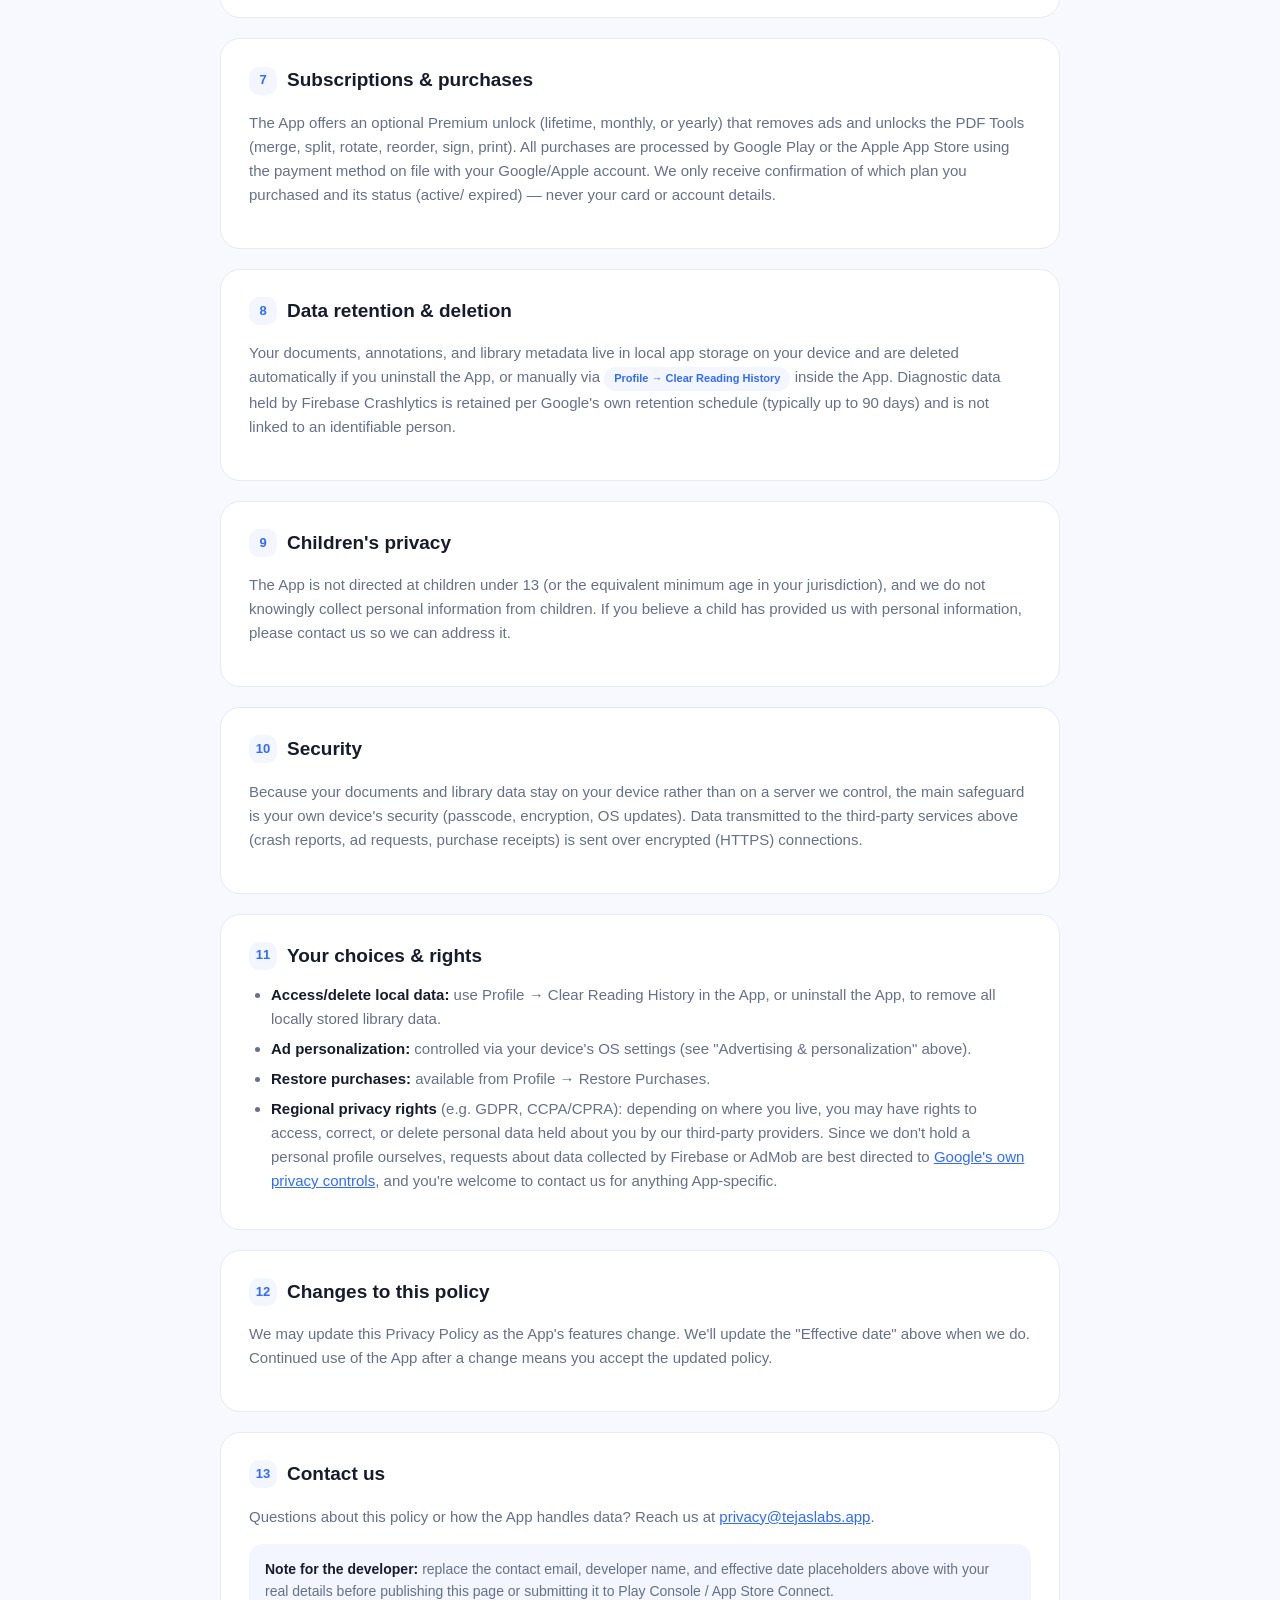
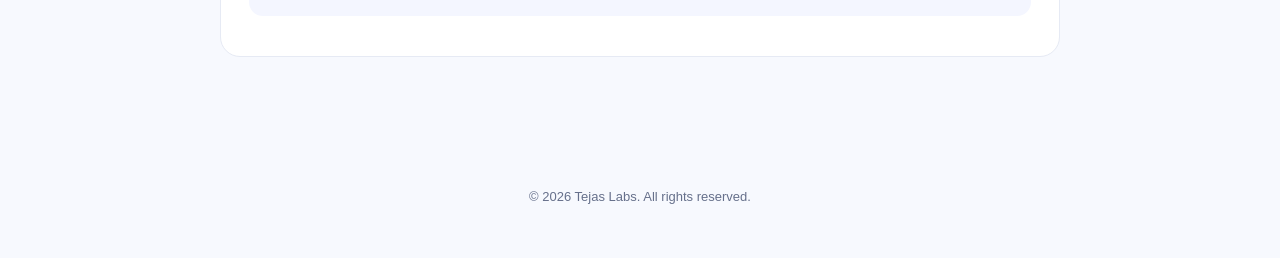
<file: pdfreader/index.html>
<!DOCTYPE html>
<html lang="en">
<head>
<meta charset="UTF-8" />
<meta name="viewport" content="width=device-width, initial-scale=1.0" />
<title>Privacy Policy — PDF Reader</title>
<meta name="description" content="Privacy Policy for the PDF Reader mobile app." />
<style>
  :root {
    --sky-blue: #2F6BFF;
    --indigo: #6B5CFF;
    --coral: #FF7A59;
    --gold: #FFB11A;
    --ink: #171B2D;
    --ink-soft: #66708B;
    --border: #E6EAF4;
    --card: #FFFFFF;
    --page: #F7F9FE;
    --lavender: #F4F6FF;
  }
  @media (prefers-color-scheme: dark) {
    :root:not([data-theme="light"]) {
      --ink: #EEF1FB;
      --ink-soft: #A5AFCB;
      --border: #2A3050;
      --card: #171A2C;
      --page: #10121F;
      --lavender: #1B2040;
    }
  }
  :root[data-theme="dark"] {
    --ink: #EEF1FB;
    --ink-soft: #A5AFCB;
    --border: #2A3050;
    --card: #171A2C;
    --page: #10121F;
    --lavender: #1B2040;
  }

  * { box-sizing: border-box; }
  html { scroll-behavior: smooth; }
  body {
    margin: 0;
    background: var(--page);
    color: var(--ink);
    font-family: -apple-system, BlinkMacSystemFont, "Segoe UI", Roboto, Helvetica, Arial, sans-serif;
    line-height: 1.6;
  }

  header {
    background: linear-gradient(135deg, var(--sky-blue), var(--indigo));
    color: #fff;
    padding: 48px 20px 40px;
    text-align: center;
  }
  header .icon {
    width: 64px;
    height: 64px;
    border-radius: 18px;
    background: rgba(255,255,255,0.92);
    display: flex;
    align-items: center;
    justify-content: center;
    margin: 0 auto 16px;
    font-size: 30px;
  }
  header h1 {
    margin: 0 0 8px;
    font-size: 28px;
    font-weight: 800;
  }
  header p {
    margin: 0;
    opacity: 0.92;
    font-size: 14px;
  }

  .wrap {
    max-width: 880px;
    margin: 0 auto;
    padding: 0 20px 80px;
  }

  .meta-card {
    background: var(--card);
    border: 1px solid var(--border);
    border-radius: 20px;
    padding: 18px 22px;
    margin: -28px 0 32px;
    font-size: 13px;
    color: var(--ink-soft);
    display: flex;
    flex-wrap: wrap;
    gap: 8px 24px;
    justify-content: center;
    text-align: center;
  }
  .meta-card b { color: var(--ink); }

  nav.toc {
    background: var(--card);
    border: 1px solid var(--border);
    border-radius: 20px;
    padding: 20px 24px;
    margin-bottom: 32px;
  }
  nav.toc h2 {
    font-size: 13px;
    text-transform: uppercase;
    letter-spacing: 0.06em;
    color: var(--ink-soft);
    margin: 0 0 12px;
  }
  nav.toc ol {
    margin: 0;
    padding-left: 20px;
    columns: 2;
  }
  nav.toc li { margin-bottom: 8px; break-inside: avoid; }
  nav.toc a {
    color: var(--sky-blue);
    text-decoration: none;
    font-size: 14px;
  }
  nav.toc a:hover { text-decoration: underline; }

  section {
    background: var(--card);
    border: 1px solid var(--border);
    border-radius: 20px;
    padding: 26px 28px;
    margin-bottom: 20px;
    scroll-margin-top: 20px;
  }
  section h2 {
    font-size: 19px;
    margin: 0 0 12px;
    display: flex;
    align-items: center;
    gap: 10px;
  }
  section h2 .num {
    display: inline-flex;
    align-items: center;
    justify-content: center;
    width: 28px;
    height: 28px;
    border-radius: 10px;
    background: var(--lavender);
    color: var(--sky-blue);
    font-size: 13px;
    font-weight: 700;
    flex-shrink: 0;
  }
  section h3 {
    font-size: 15px;
    margin: 18px 0 8px;
    color: var(--ink);
  }
  section p, section li { color: var(--ink-soft); font-size: 15px; }
  section strong { color: var(--ink); }
  ul, ol { padding-left: 22px; margin: 10px 0; }
  li { margin-bottom: 6px; }

  table {
    width: 100%;
    border-collapse: collapse;
    margin: 14px 0;
    font-size: 14px;
  }
  th, td {
    text-align: left;
    padding: 10px 12px;
    border-bottom: 1px solid var(--border);
    vertical-align: top;
  }
  th { color: var(--ink); font-size: 12px; text-transform: uppercase; letter-spacing: 0.04em; }
  td { color: var(--ink-soft); }

  .badge {
    display: inline-block;
    padding: 3px 10px;
    border-radius: 999px;
    font-size: 11px;
    font-weight: 700;
    background: var(--lavender);
    color: var(--sky-blue);
  }
  .note {
    background: var(--lavender);
    border-radius: 14px;
    padding: 14px 16px;
    font-size: 14px;
    color: var(--ink-soft);
    margin: 14px 0;
  }
  .note strong { color: var(--ink); }

  a.inline { color: var(--sky-blue); }

  footer {
    text-align: center;
    padding: 30px 20px 50px;
    color: var(--ink-soft);
    font-size: 13px;
  }

  .theme-toggle {
    position: fixed;
    top: 16px;
    right: 16px;
    background: rgba(255,255,255,0.18);
    border: 1px solid rgba(255,255,255,0.4);
    color: #fff;
    border-radius: 999px;
    padding: 8px 14px;
    font-size: 13px;
    cursor: pointer;
    backdrop-filter: blur(6px);
  }

  @media (max-width: 560px) {
    nav.toc ol { columns: 1; }
    header h1 { font-size: 24px; }
    section { padding: 20px; }
  }
</style>
</head>
<body>

<button class="theme-toggle" id="themeToggle" type="button" aria-label="Toggle dark mode">🌓 Theme</button>

<header>
  <div class="icon">📄</div>
  <h1>Privacy Policy</h1>
  <p><span id="appName">PDF Reader</span> — mobile app for Android &amp; iOS</p>
</header>

<div class="wrap">
  <div class="meta-card">
    <span><b>Effective date:</b> <span id="effectiveDate">September 27, 2026</span></span>
    <span><b>Developer:</b> Tejas Labs</span>
    <span><b>Contact:</b> <a class="inline" href="mailto:privacy@tejaslabs.app">privacy@tejaslabs.app</a></span>
  </div>

  <nav class="toc" aria-label="Table of contents">
    <h2>Contents</h2>
    <ol>
      <li><a href="#overview">Overview</a></li>
      <li><a href="#info-we-collect">Information we collect</a></li>
      <li><a href="#your-documents">Your documents &amp; local data</a></li>
      <li><a href="#third-party">Third-party services</a></li>
      <li><a href="#permissions">App permissions</a></li>
      <li><a href="#ads">Advertising &amp; personalization</a></li>
      <li><a href="#purchases">Subscriptions &amp; purchases</a></li>
      <li><a href="#retention">Data retention &amp; deletion</a></li>
      <li><a href="#children">Children's privacy</a></li>
      <li><a href="#security">Security</a></li>
      <li><a href="#choices">Your choices &amp; rights</a></li>
      <li><a href="#changes">Changes to this policy</a></li>
      <li><a href="#contact">Contact us</a></li>
    </ol>
  </nav>

  <section id="overview">
    <h2><span class="num">1</span>Overview</h2>
    <p>
      PDF Reader ("<strong>the App</strong>", "<strong>we</strong>", "<strong>us</strong>") is a mobile
      application for viewing, annotating, organizing, and managing PDF documents that already exist
      on your device. This Privacy Policy explains what information the App and the third-party
      services it uses collect, how that information is used, and the choices you have.
    </p>
    <p>
      The short version: <strong>your documents never leave your device.</strong> All PDF viewing,
      annotation, merging, splitting, rotating, reordering, and signing happens locally, on-device.
      We do not operate a server that stores, scans, or has access to your files. The only data that
      leaves your device is what's described in this policy — mainly technical/diagnostic data from
      the third-party services listed below, and purchase data handled directly by Google Play /
      the App Store.
    </p>
  </section>

  <section id="info-we-collect">
    <h2><span class="num">2</span>Information we collect</h2>
    <h3>Information you provide directly</h3>
    <p>
      The App does not require you to create an account, sign in, or provide any personal
      information (name, email, phone number) to use it. We do not operate any backend server that
      stores personal profile information about you.
    </p>
    <h3>Information collected automatically</h3>
    <p>
      Like most apps that use ads, crash reporting, and in-app purchases, the App relies on
      third-party SDKs that automatically collect certain technical information. This can include:
    </p>
    <ul>
      <li>Device information (model, manufacturer, OS version, locale, screen size)</li>
      <li>App diagnostics (crash logs, stack traces, app version, session duration)</li>
      <li>Advertising identifiers (e.g. Android Advertising ID / Apple's IDFA, where available and permitted)</li>
      <li>Approximate location (country/region only, derived from IP address, used for ad compliance and localization — never precise GPS location)</li>
      <li>In-app purchase/subscription status (which plan is active, purchase timestamps) — processed by Google Play / Apple, not by us</li>
    </ul>
    <p>
      We do not use this information to build an advertising profile of you ourselves — it is
      collected and processed by the third-party providers described in the next section, under
      their own privacy policies.
    </p>
  </section>

  <section id="your-documents">
    <h2><span class="num">3</span>Your documents &amp; local data</h2>
    <p>The following stays <strong>only on your device</strong> and is never uploaded by the App:</p>
    <ul>
      <li>The content of any PDF you open, import, annotate, merge, split, rotate, reorder, or sign</li>
      <li>Any highlight, underline, strikethrough, sticky note, or freehand annotation you add</li>
      <li>Any signature you draw or import from your photo library</li>
      <li>Your recent-documents list, favorites, and reading position, stored locally in the app's
        on-device preferences storage</li>
      <li>The folder you choose to browse in the "Storage" tab (the App only accesses the specific
        folder you select via the system file picker, not your entire device storage)</li>
    </ul>
    <p>
      If you use the <strong>Share</strong> or <strong>Print</strong> features, the App hands the
      file to the operating system's native share/print sheet — at that point, where the file goes
      is controlled by you and by the app or printer you choose, not by us.
    </p>
  </section>

  <section id="third-party">
    <h2><span class="num">4</span>Third-party services</h2>
    <p>The App integrates the following third-party services. Each operates under its own privacy policy:</p>
    <table>
      <thead>
        <tr><th>Service</th><th>Purpose</th><th>Provider's policy</th></tr>
      </thead>
      <tbody>
        <tr>
          <td><strong>Firebase Crashlytics</strong></td>
          <td>Collects crash reports and error logs so we can fix bugs. Includes device model, OS
            version, app version, and stack traces — not the content of your documents.</td>
          <td><a class="inline" href="https://firebase.google.com/support/privacy" target="_blank" rel="noopener">Firebase Privacy</a></td>
        </tr>
        <tr>
          <td><strong>Firebase Remote Config</strong></td>
          <td>Lets us remotely tune app behavior (e.g. how often ads are shown) without an app
            update. Involves a Firebase-generated installation identifier, not personal data.</td>
          <td><a class="inline" href="https://firebase.google.com/support/privacy" target="_blank" rel="noopener">Firebase Privacy</a></td>
        </tr>
        <tr>
          <td><strong>Google AdMob</strong></td>
          <td>Serves the banner, native, interstitial, and rewarded ads shown to non-Premium users.
            May use advertising identifiers and approximate location for ad selection and fraud
            prevention.</td>
          <td><a class="inline" href="https://policies.google.com/technologies/ads" target="_blank" rel="noopener">Google Ads Privacy</a></td>
        </tr>
        <tr>
          <td><strong>Google Play Billing / Apple StoreKit</strong></td>
          <td>Processes Premium subscription purchases (lifetime/monthly/yearly). Payment details are
            handled entirely by Google/Apple — we never see or store your payment information.</td>
          <td>
            <a class="inline" href="https://policies.google.com/privacy" target="_blank" rel="noopener">Google</a> ·
            <a class="inline" href="https://www.apple.com/legal/privacy/" target="_blank" rel="noopener">Apple</a>
          </td>
        </tr>
      </tbody>
    </table>
  </section>

  <section id="permissions">
    <h2><span class="num">5</span>App permissions</h2>
    <p>The App requests the following device permissions, only for the stated purpose:</p>
    <ul>
      <li><strong>Storage / file access</strong> — to let you pick a PDF to open, or a folder to
        browse, via the system file picker. The App does not request broad "all files" access; you
        choose exactly what it can see.</li>
      <li><strong>Photo library</strong> — only used if you choose to import an existing signature
        image instead of drawing one.</li>
      <li><strong>Internet</strong> — required for ads, Remote Config, crash reporting, and
        processing purchases.</li>
      <li><strong>In-app billing</strong> — required to offer the optional Premium subscription.</li>
    </ul>
  </section>

  <section id="ads">
    <h2><span class="num">6</span>Advertising &amp; personalization</h2>
    <p>
      Free (non-Premium) use of the App is supported by ads served through Google AdMob. Depending
      on your device settings and region, these ads may be personalized based on your advertising
      identifier and general interests, or non-personalized. You can control ad personalization at
      the OS level:
    </p>
    <ul>
      <li><strong>Android:</strong> Settings → Privacy → Ads → "Delete advertising ID" / "Opt out of
        Ads Personalization".</li>
      <li><strong>iOS:</strong> Settings → Privacy &amp; Security → Tracking, and Settings → Privacy
        &amp; Security → Apple Advertising → Personalized Ads.</li>
    </ul>
    <p>Purchasing Premium removes all ads from the App entirely.</p>
  </section>

  <section id="purchases">
    <h2><span class="num">7</span>Subscriptions &amp; purchases</h2>
    <p>
      The App offers an optional Premium unlock (lifetime, monthly, or yearly) that removes ads and
      unlocks the PDF Tools (merge, split, rotate, reorder, sign, print). All purchases are processed
      by Google Play or the Apple App Store using the payment method on file with your Google/Apple
      account. We only receive confirmation of which plan you purchased and its status (active/
      expired) — never your card or account details.
    </p>
  </section>

  <section id="retention">
    <h2><span class="num">8</span>Data retention &amp; deletion</h2>
    <p>
      Your documents, annotations, and library metadata live in local app storage on your device and
      are deleted automatically if you uninstall the App, or manually via
      <span class="badge">Profile → Clear Reading History</span> inside the App. Diagnostic data held
      by Firebase Crashlytics is retained per Google's own retention schedule (typically up to 90
      days) and is not linked to an identifiable person.
    </p>
  </section>

  <section id="children">
    <h2><span class="num">9</span>Children's privacy</h2>
    <p>
      The App is not directed at children under 13 (or the equivalent minimum age in your
      jurisdiction), and we do not knowingly collect personal information from children. If you
      believe a child has provided us with personal information, please contact us so we can address
      it.
    </p>
  </section>

  <section id="security">
    <h2><span class="num">10</span>Security</h2>
    <p>
      Because your documents and library data stay on your device rather than on a server we
      control, the main safeguard is your own device's security (passcode, encryption, OS updates).
      Data transmitted to the third-party services above (crash reports, ad requests, purchase
      receipts) is sent over encrypted (HTTPS) connections.
    </p>
  </section>

  <section id="choices">
    <h2><span class="num">11</span>Your choices &amp; rights</h2>
    <ul>
      <li><strong>Access/delete local data:</strong> use Profile → Clear Reading History in the App,
        or uninstall the App, to remove all locally stored library data.</li>
      <li><strong>Ad personalization:</strong> controlled via your device's OS settings (see
        "Advertising &amp; personalization" above).</li>
      <li><strong>Restore purchases:</strong> available from Profile → Restore Purchases.</li>
      <li>
        <strong>Regional privacy rights</strong> (e.g. GDPR, CCPA/CPRA): depending on where you live,
        you may have rights to access, correct, or delete personal data held about you by our
        third-party providers. Since we don't hold a personal profile ourselves, requests about data
        collected by Firebase or AdMob are best directed to
        <a class="inline" href="https://myaccount.google.com/data-and-privacy" target="_blank" rel="noopener">Google's own privacy controls</a>,
        and you're welcome to contact us for anything App-specific.
      </li>
    </ul>
  </section>

  <section id="changes">
    <h2><span class="num">12</span>Changes to this policy</h2>
    <p>
      We may update this Privacy Policy as the App's features change. We'll update the
      "Effective date" above when we do. Continued use of the App after a change means you accept
      the updated policy.
    </p>
  </section>

  <section id="contact">
    <h2><span class="num">13</span>Contact us</h2>
    <p>
      Questions about this policy or how the App handles data? Reach us at
      <a class="inline" href="mailto:privacy@tejaslabs.app">privacy@tejaslabs.app</a>.
    </p>
    <div class="note">
      <strong>Note for the developer:</strong> replace the contact email, developer name, and
      effective date placeholders above with your real details before publishing this page or
      submitting it to Play Console / App Store Connect.
    </div>
  </section>
</div>

<footer>
  © <span id="year"></span> Tejas Labs. All rights reserved.
</footer>

<script>
  // Keep the footer year current without needing a manual edit.
  document.getElementById('year').textContent = new Date().getFullYear();

  // Simple manual dark/light override on top of the OS-level prefers-color-scheme default.
  (function () {
    var root = document.documentElement;
    var toggle = document.getElementById('themeToggle');
    var stored = null;
    try { stored = localStorage.getItem('privacyPolicyTheme'); } catch (e) {}
    if (stored === 'light' || stored === 'dark') {
      root.setAttribute('data-theme', stored);
    }
    toggle.addEventListener('click', function () {
      var prefersDark = window.matchMedia && window.matchMedia('(prefers-color-scheme: dark)').matches;
      var current = root.getAttribute('data-theme') || (prefersDark ? 'dark' : 'light');
      var next = current === 'dark' ? 'light' : 'dark';
      root.setAttribute('data-theme', next);
      try { localStorage.setItem('privacyPolicyTheme', next); } catch (e) {}
    });
  })();
</script>
</body>
</html>
</file>
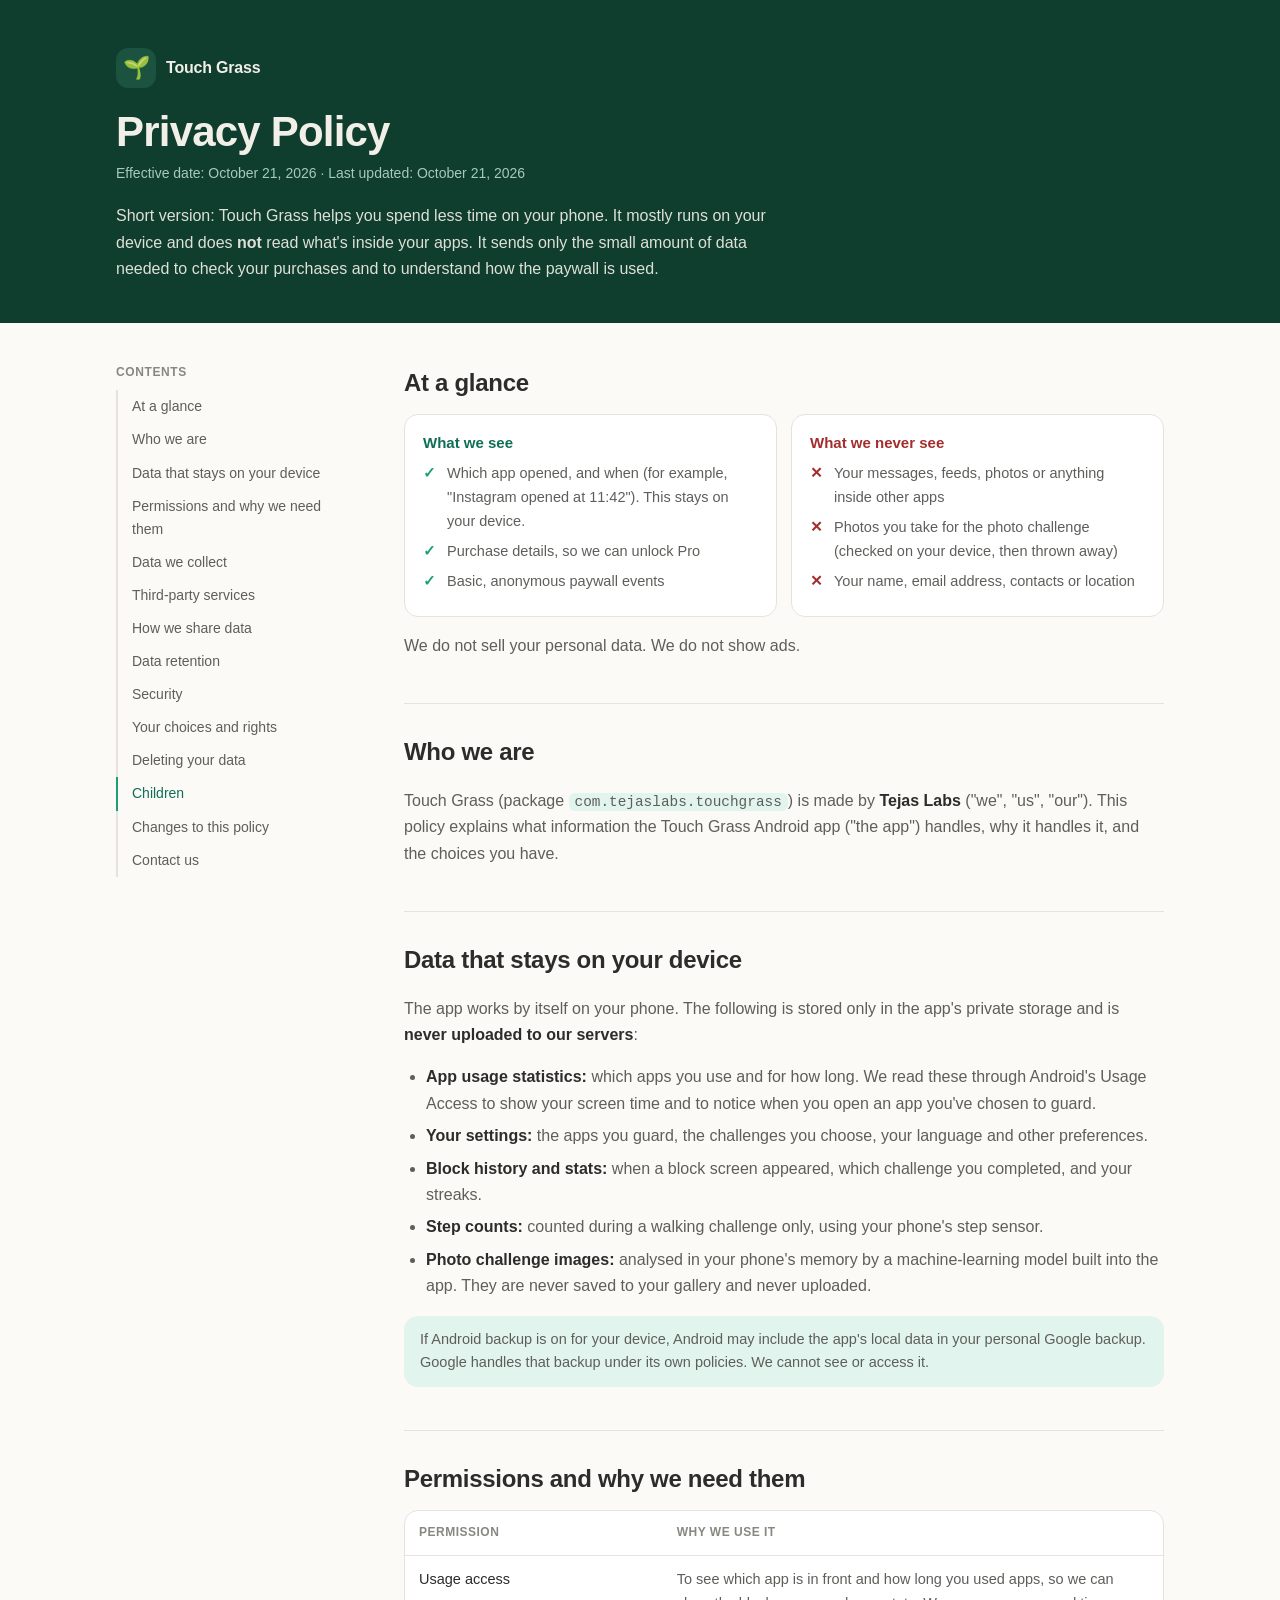
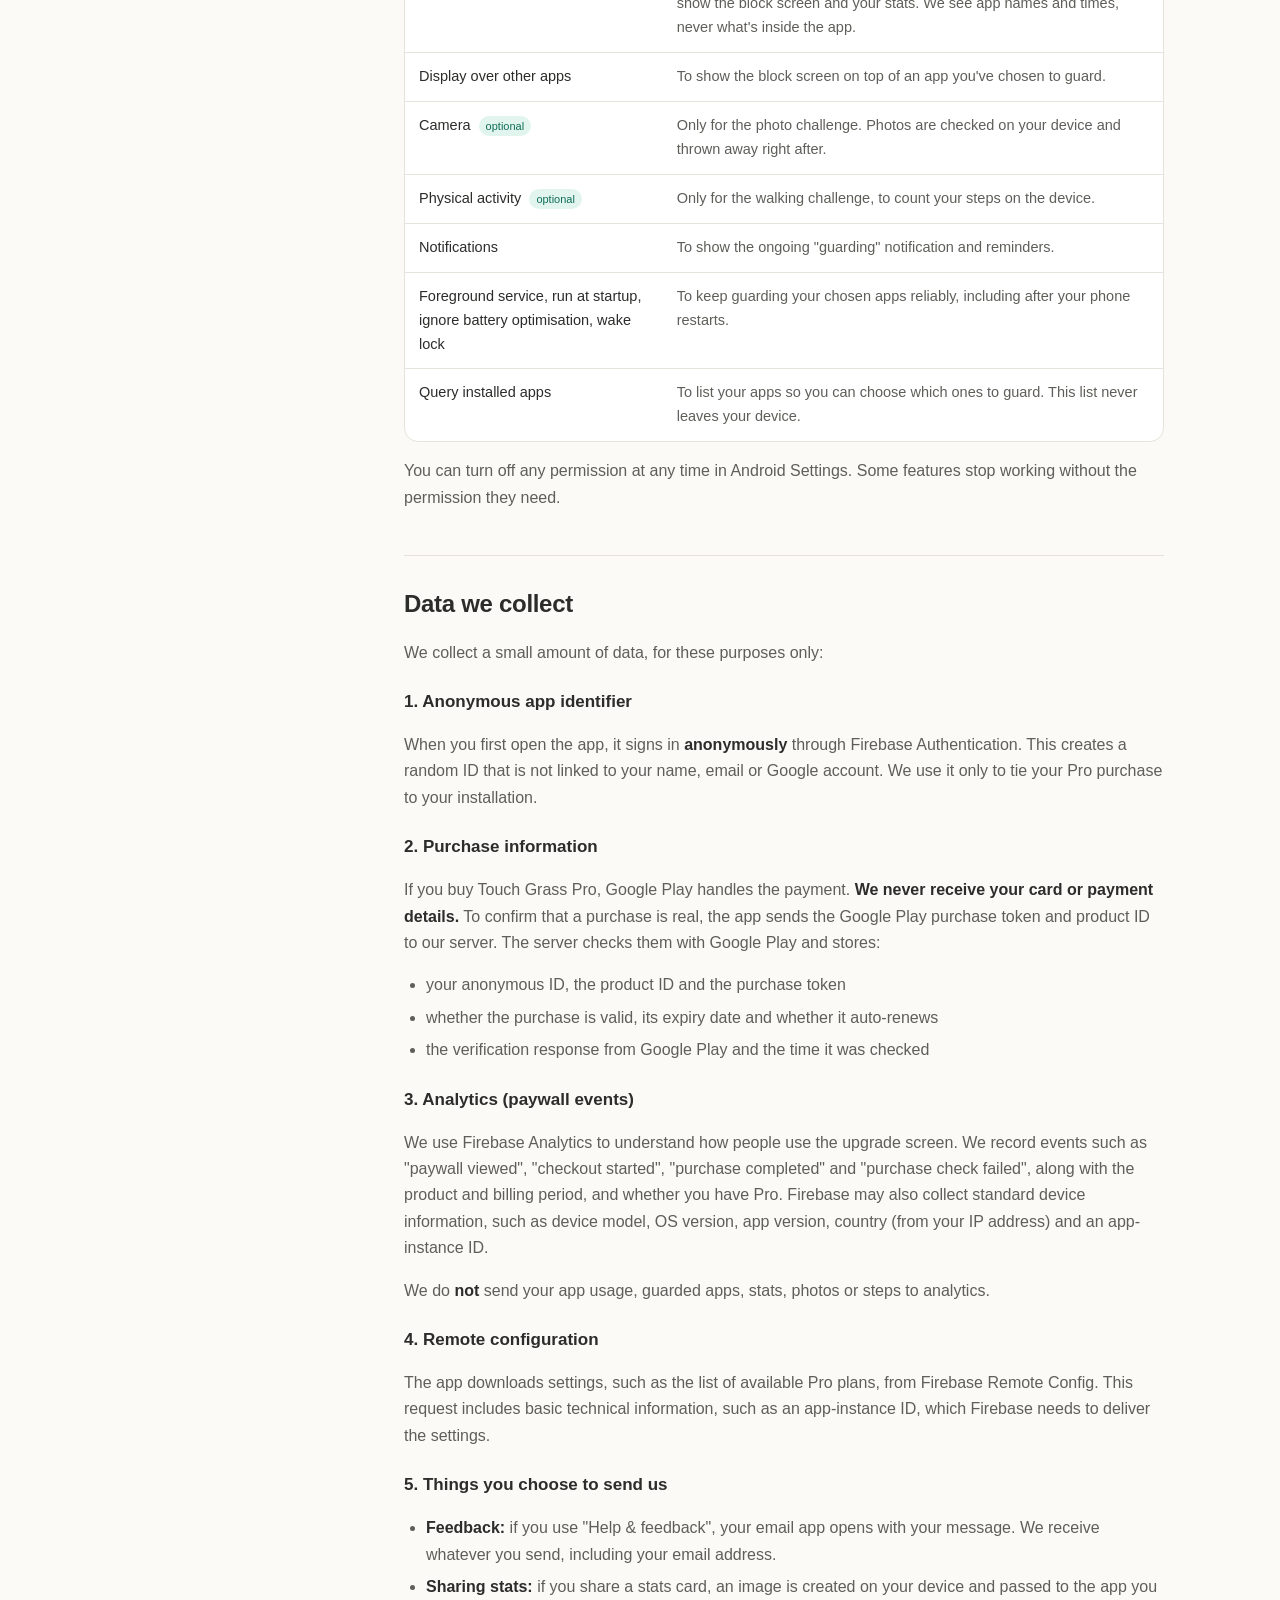
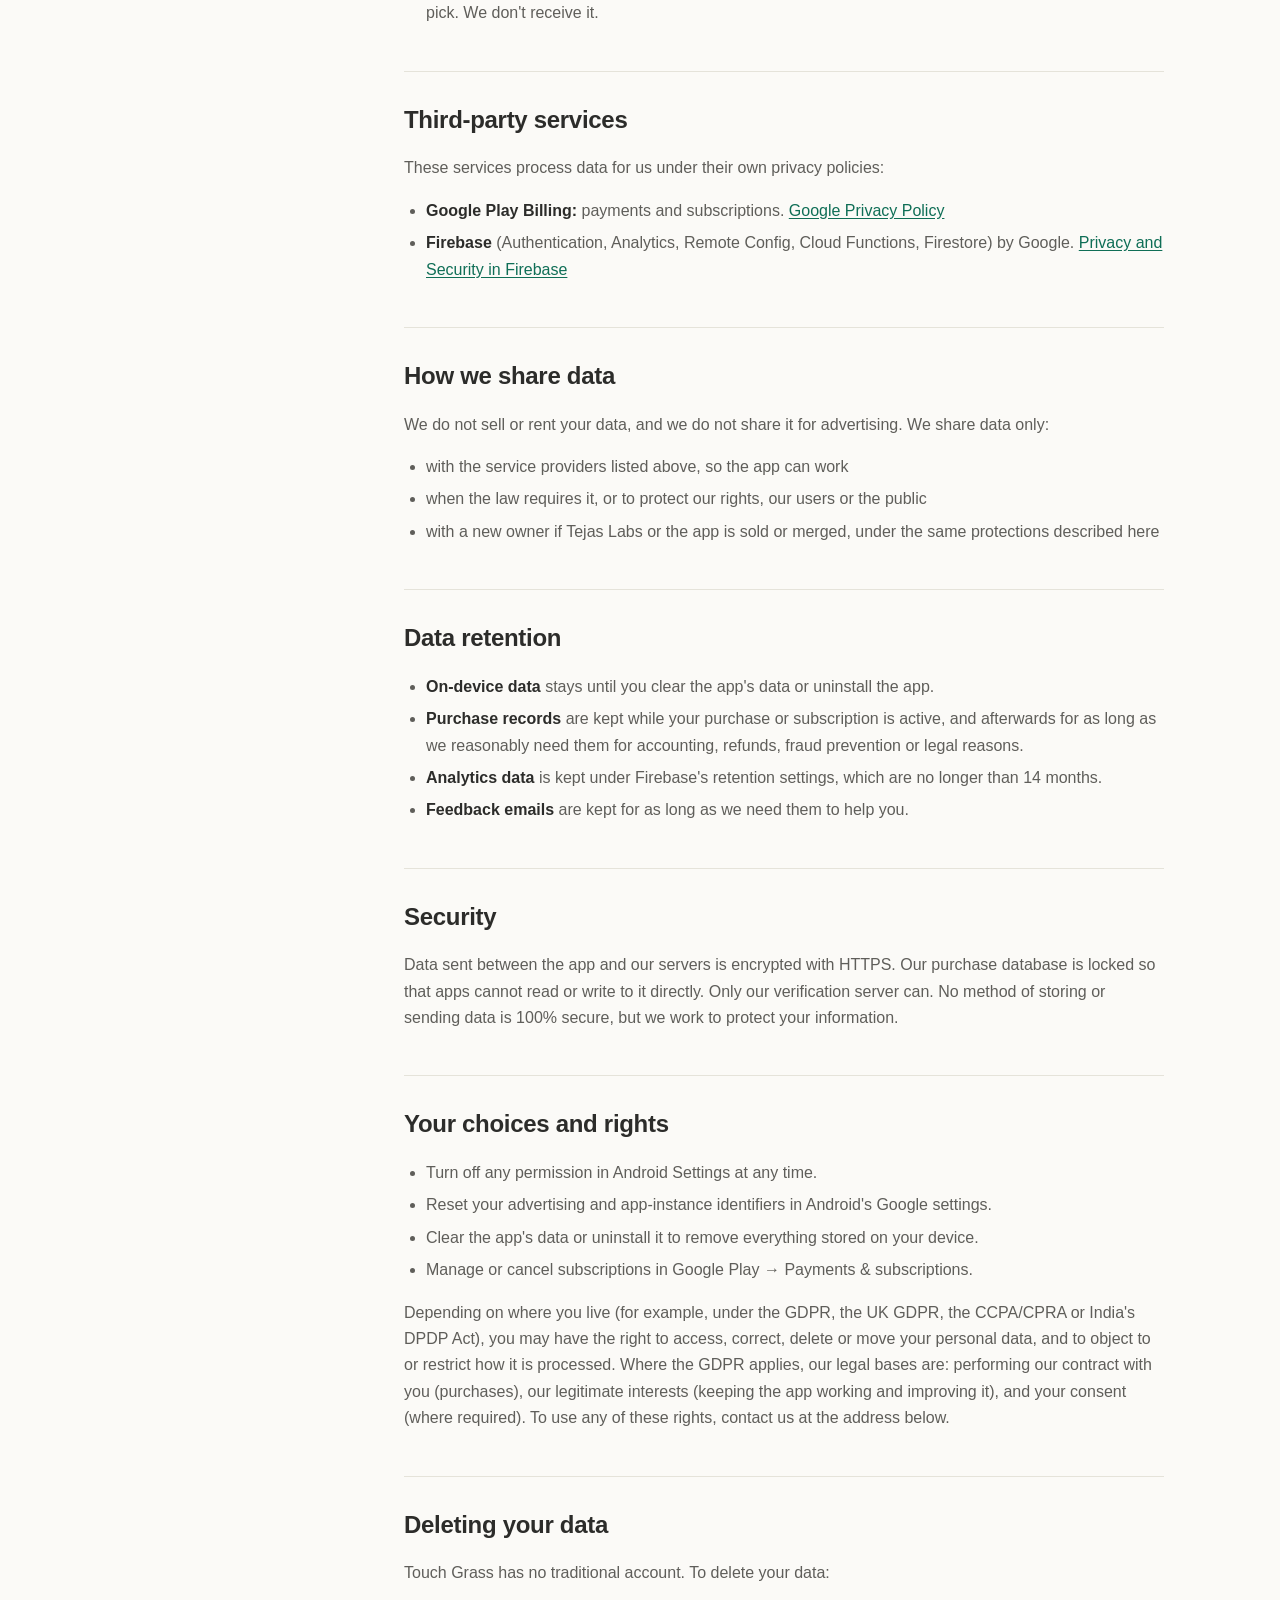
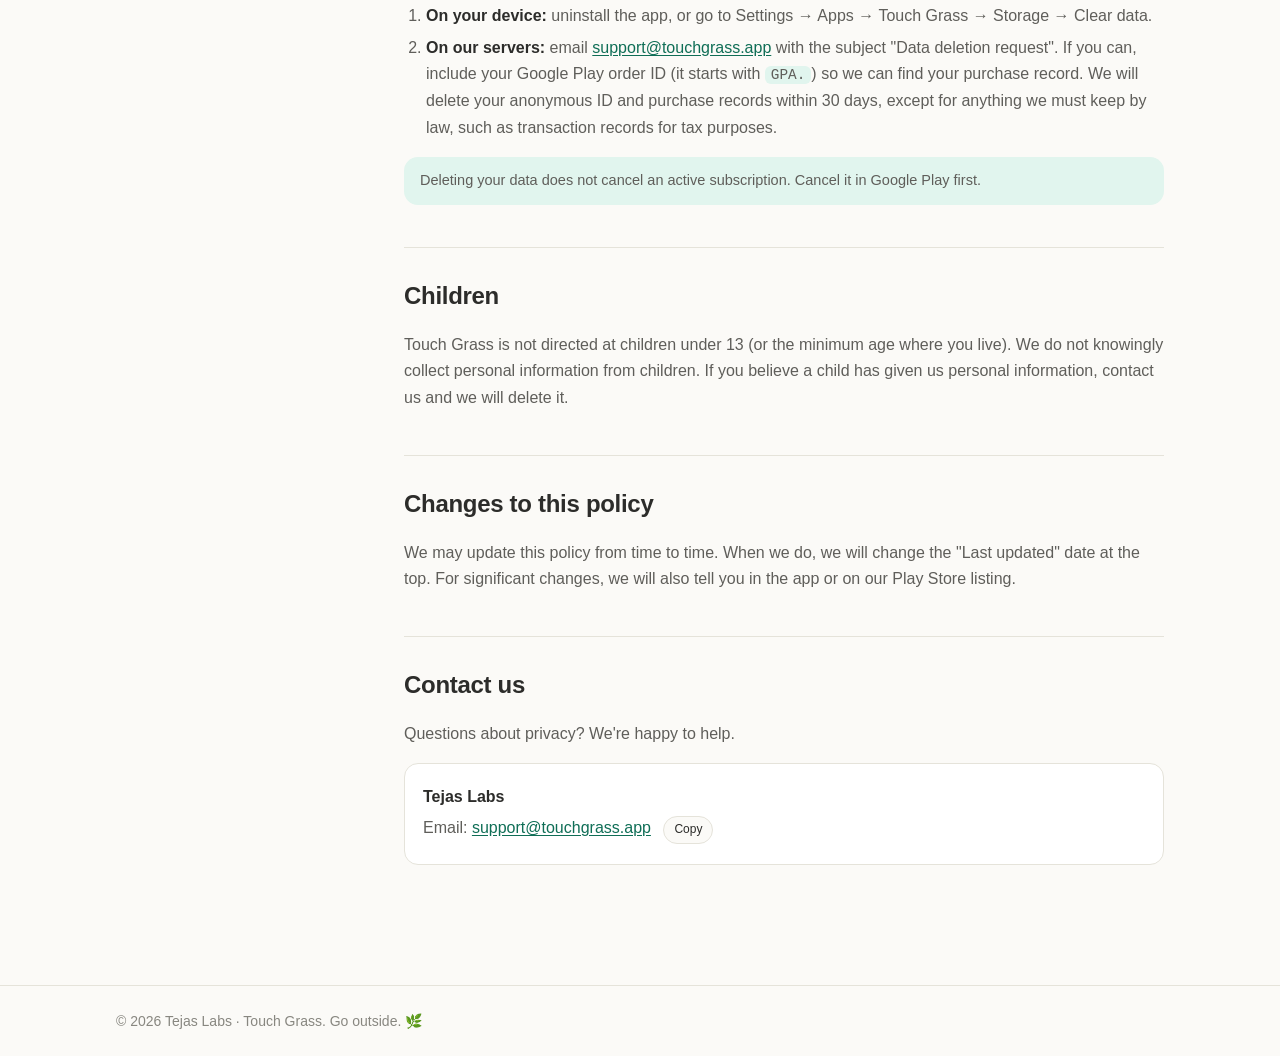
<file: touchGrassPrivacy/index.html>
<!doctype html>
<html lang="en">
<head>
  <meta charset="utf-8">
  <meta name="viewport" content="width=device-width, initial-scale=1">
  <title>Privacy Policy · Touch Grass</title>
  <meta name="description" content="How the Touch Grass Android app handles your data. Most of it never leaves your phone.">
  <meta name="theme-color" content="#0F3D2E">
  <style>
:root {
  --bg: #FBFAF7;
  --surface: #FFFFFF;
  --ink: #2C2C2A;
  --muted: #5F5E5A;
  --subtle: #888780;
  --line: #E5E3DA;
  --accent: #1D9E75;
  --accent-ink: #0F6E56;
  --accent-soft: #E1F5EE;
  --danger: #A32D2D;
  --danger-soft: #FBECEC;
  --hero-bg: #0F3D2E;
  --hero-ink: #F1EFE8;
  --hero-muted: #A8C9BC;
  --radius: 14px;
}

@media (prefers-color-scheme: dark) {
  :root {
    --bg: #111113;
    --surface: #1C1C1E;
    --ink: #F1EFE8;
    --muted: #B4B2A9;
    --subtle: #888780;
    --line: #3A3A3C;
    --accent: #5DCAA5;
    --accent-ink: #5DCAA5;
    --accent-soft: #12352A;
    --danger: #F09595;
    --danger-soft: #3A1E1E;
    --hero-bg: #0B2A20;
  }
}

* { box-sizing: border-box; }

html { scroll-behavior: smooth; scroll-padding-top: 24px; }

body {
  margin: 0;
  background: var(--bg);
  color: var(--ink);
  font: 16px/1.65 -apple-system, BlinkMacSystemFont, "Segoe UI", Roboto, "Helvetica Neue", Arial, sans-serif;
  -webkit-font-smoothing: antialiased;
}

.wrap { max-width: 1080px; margin: 0 auto; padding: 0 16px; }

a { color: var(--accent-ink); text-underline-offset: 2px; }
code {
  font-family: ui-monospace, SFMono-Regular, Menlo, monospace;
  font-size: 0.9em;
  background: var(--accent-soft);
  padding: 1px 6px;
  border-radius: 6px;
  word-break: break-all;
}

/* Hero */
.hero { background: var(--hero-bg); color: var(--hero-ink); padding: 48px 0 40px; }
.brand { display: flex; align-items: center; gap: 10px; }
.logo {
  width: 40px; height: 40px; border-radius: 12px;
  background: rgba(93, 202, 165, 0.15);
  display: grid; place-items: center; font-size: 22px;
}
.brand-name { font-weight: 600; letter-spacing: -0.2px; }
.hero h1 { margin: 20px 0 6px; font-size: clamp(30px, 5vw, 42px); letter-spacing: -0.8px; line-height: 1.15; }
.meta { margin: 0; color: var(--hero-muted); font-size: 14px; }
.lede { max-width: 680px; margin: 18px 0 0; color: var(--hero-ink); opacity: 0.92; }

/* Layout */
.layout { display: grid; grid-template-columns: 240px 1fr; gap: 48px; padding-top: 40px; padding-bottom: 64px; }

.toc { position: sticky; top: 24px; align-self: start; font-size: 14px; }
.toc-title { margin: 0 0 8px; font-weight: 600; color: var(--subtle); text-transform: uppercase; font-size: 12px; letter-spacing: 0.6px; }
.toc ol { list-style: none; margin: 0; padding: 0; border-left: 2px solid var(--line); }
.toc a {
  display: block; padding: 5px 0 5px 14px; margin-left: -2px;
  color: var(--muted); text-decoration: none;
  border-left: 2px solid transparent;
  transition: color .15s, border-color .15s;
}
.toc a:hover { color: var(--ink); }
.toc a.active { color: var(--accent-ink); border-left-color: var(--accent); font-weight: 500; }

/* Content */
.content { min-width: 0; }
.content section { padding-bottom: 28px; margin-bottom: 28px; border-bottom: 1px solid var(--line); }
.content section:last-child { border-bottom: 0; }
.content h2 { font-size: 24px; letter-spacing: -0.3px; margin: 0 0 12px; }
.content h3 { font-size: 17px; margin: 22px 0 6px; }
.content p, .content li { color: var(--muted); }
.content strong { color: var(--ink); }
.content ul, .content ol { padding-left: 22px; }
.content li { margin: 6px 0; }

.cards { display: grid; grid-template-columns: 1fr 1fr; gap: 14px; margin: 8px 0 16px; }
.card { background: var(--surface); border: 1px solid var(--line); border-radius: var(--radius); padding: 16px 18px; }
.card h3 { margin: 0 0 6px; font-size: 15px; }
.card ul { list-style: none; padding: 0; margin: 0; }
.card li { position: relative; padding-left: 24px; font-size: 14.5px; }
.card li::before { position: absolute; left: 0; top: 0; font-weight: 700; }
.card.ok h3 { color: var(--accent-ink); }
.card.ok li::before { content: "✓"; color: var(--accent); }
.card.no h3 { color: var(--danger); }
.card.no li::before { content: "✕"; color: var(--danger); }

.note {
  background: var(--accent-soft);
  border-radius: var(--radius);
  padding: 12px 16px;
  font-size: 14.5px;
}

.table-wrap { overflow-x: auto; border: 1px solid var(--line); border-radius: var(--radius); background: var(--surface); }
table { width: 100%; border-collapse: collapse; font-size: 14.5px; }
th, td { text-align: left; padding: 12px 14px; vertical-align: top; border-bottom: 1px solid var(--line); }
tr:last-child td { border-bottom: 0; }
th { font-size: 12px; text-transform: uppercase; letter-spacing: 0.5px; color: var(--subtle); }
td:first-child { color: var(--ink); font-weight: 500; width: 34%; }
td { color: var(--muted); }
.tag {
  display: inline-block; margin-left: 4px;
  font-size: 11px; font-weight: 500;
  padding: 1px 7px; border-radius: 999px;
  background: var(--accent-soft); color: var(--accent-ink);
}

.contact-card { background: var(--surface); border: 1px solid var(--line); border-radius: var(--radius); padding: 16px 18px; }
.contact-card p { margin: 4px 0; }

.copy {
  margin-left: 8px;
  font: inherit; font-size: 12px; font-weight: 500;
  padding: 3px 10px; border-radius: 999px;
  border: 1px solid var(--line); background: var(--bg); color: var(--ink);
  cursor: pointer;
}
.copy:hover { border-color: var(--accent); }
.copy.copied { background: var(--accent); color: #fff; border-color: var(--accent); }

.footer { border-top: 1px solid var(--line); padding: 24px 0; color: var(--subtle); font-size: 14px; }
.footer p { margin: 0; }

.to-top {
  position: fixed; right: 16px; bottom: 16px;
  width: 44px; height: 44px; border-radius: 50%;
  border: 0; background: var(--accent); color: #fff;
  font-size: 20px; cursor: pointer;
  box-shadow: 0 6px 18px rgba(0, 0, 0, 0.18);
  opacity: 0; pointer-events: none; transform: translateY(8px);
  transition: opacity .2s, transform .2s;
}
.to-top.show { opacity: 1; pointer-events: auto; transform: none; }

@media (max-width: 860px) {
  .layout { grid-template-columns: 1fr; gap: 24px; padding-top: 24px; }
  .toc { position: static; background: var(--surface); border: 1px solid var(--line); border-radius: var(--radius); padding: 14px 16px; }
  .toc ol { border-left: 0; columns: 2; column-gap: 16px; }
  .toc a { padding: 4px 0; margin: 0; border: 0; }
  .toc a.active { border: 0; }
}

@media (max-width: 560px) {
  .hero { padding: 36px 0 30px; }
  .cards { grid-template-columns: 1fr; }
  .toc ol { columns: 1; }
  td:first-child { width: 40%; }
}

@media (prefers-reduced-motion: reduce) {
  html { scroll-behavior: auto; }
  * { transition: none !important; }
}

@media print {
  .toc, .to-top, .copy { display: none !important; }
  .hero { background: none; color: #000; }
  .layout { display: block; }
}
  </style>
</head>
<body>
  <header class="hero">
    <div class="wrap">
      <div class="brand">
        <span class="logo" aria-hidden="true">🌱</span>
        <span class="brand-name">Touch Grass</span>
      </div>
      <h1>Privacy Policy</h1>
      <p class="meta">Effective date: <time datetime="2026-10-21">October 21, 2026</time> · Last updated: <time datetime="2026-10-21">October 21, 2026</time></p>
      <p class="lede">Short version: Touch Grass helps you spend less time on your phone. It mostly runs on your device and does <strong>not</strong> read what's inside your apps. It sends only the small amount of data needed to check your purchases and to understand how the paywall is used.</p>
    </div>
  </header>

  <main class="wrap layout">
    <nav class="toc" aria-label="Contents">
      <p class="toc-title">Contents</p>
      <ol>
        <li><a href="#summary">At a glance</a></li>
        <li><a href="#who">Who we are</a></li>
        <li><a href="#on-device">Data that stays on your device</a></li>
        <li><a href="#permissions">Permissions and why we need them</a></li>
        <li><a href="#collected">Data we collect</a></li>
        <li><a href="#third-parties">Third-party services</a></li>
        <li><a href="#sharing">How we share data</a></li>
        <li><a href="#retention">Data retention</a></li>
        <li><a href="#security">Security</a></li>
        <li><a href="#choices">Your choices and rights</a></li>
        <li><a href="#deletion">Deleting your data</a></li>
        <li><a href="#children">Children</a></li>
        <li><a href="#changes">Changes to this policy</a></li>
        <li><a href="#contact">Contact us</a></li>
      </ol>
    </nav>

    <article class="content">
      <section id="summary">
        <h2>At a glance</h2>
        <div class="cards">
          <div class="card ok">
            <h3>What we see</h3>
            <ul>
              <li>Which app opened, and when (for example, "Instagram opened at 11:42"). This stays on your device.</li>
              <li>Purchase details, so we can unlock Pro</li>
              <li>Basic, anonymous paywall events</li>
            </ul>
          </div>
          <div class="card no">
            <h3>What we never see</h3>
            <ul>
              <li>Your messages, feeds, photos or anything inside other apps</li>
              <li>Photos you take for the photo challenge (checked on your device, then thrown away)</li>
              <li>Your name, email address, contacts or location</li>
            </ul>
          </div>
        </div>
        <p>We do not sell your personal data. We do not show ads.</p>
      </section>

      <section id="who">
        <h2>Who we are</h2>
        <p>Touch Grass (package <code>com.tejaslabs.touchgrass</code>) is made by <strong>Tejas Labs</strong> ("we", "us", "our"). This policy explains what information the Touch Grass Android app ("the app") handles, why it handles it, and the choices you have.</p>
      </section>

      <section id="on-device">
        <h2>Data that stays on your device</h2>
        <p>The app works by itself on your phone. The following is stored only in the app's private storage and is <strong>never uploaded to our servers</strong>:</p>
        <ul>
          <li><strong>App usage statistics:</strong> which apps you use and for how long. We read these through Android's Usage Access to show your screen time and to notice when you open an app you've chosen to guard.</li>
          <li><strong>Your settings:</strong> the apps you guard, the challenges you choose, your language and other preferences.</li>
          <li><strong>Block history and stats:</strong> when a block screen appeared, which challenge you completed, and your streaks.</li>
          <li><strong>Step counts:</strong> counted during a walking challenge only, using your phone's step sensor.</li>
          <li><strong>Photo challenge images:</strong> analysed in your phone's memory by a machine-learning model built into the app. They are never saved to your gallery and never uploaded.</li>
        </ul>
        <p class="note">If Android backup is on for your device, Android may include the app's local data in your personal Google backup. Google handles that backup under its own policies. We cannot see or access it.</p>
      </section>

      <section id="permissions">
        <h2>Permissions and why we need them</h2>
        <div class="table-wrap">
          <table>
            <thead>
              <tr><th>Permission</th><th>Why we use it</th></tr>
            </thead>
            <tbody>
              <tr><td>Usage access</td><td>To see which app is in front and how long you used apps, so we can show the block screen and your stats. We see app names and times, never what's inside the app.</td></tr>
              <tr><td>Display over other apps</td><td>To show the block screen on top of an app you've chosen to guard.</td></tr>
              <tr><td>Camera <span class="tag">optional</span></td><td>Only for the photo challenge. Photos are checked on your device and thrown away right after.</td></tr>
              <tr><td>Physical activity <span class="tag">optional</span></td><td>Only for the walking challenge, to count your steps on the device.</td></tr>
              <tr><td>Notifications</td><td>To show the ongoing "guarding" notification and reminders.</td></tr>
              <tr><td>Foreground service, run at startup, ignore battery optimisation, wake lock</td><td>To keep guarding your chosen apps reliably, including after your phone restarts.</td></tr>
              <tr><td>Query installed apps</td><td>To list your apps so you can choose which ones to guard. This list never leaves your device.</td></tr>
            </tbody>
          </table>
        </div>
        <p>You can turn off any permission at any time in Android Settings. Some features stop working without the permission they need.</p>
      </section>

      <section id="collected">
        <h2>Data we collect</h2>
        <p>We collect a small amount of data, for these purposes only:</p>
        <h3>1. Anonymous app identifier</h3>
        <p>When you first open the app, it signs in <strong>anonymously</strong> through Firebase Authentication. This creates a random ID that is not linked to your name, email or Google account. We use it only to tie your Pro purchase to your installation.</p>
        <h3>2. Purchase information</h3>
        <p>If you buy Touch Grass Pro, Google Play handles the payment. <strong>We never receive your card or payment details.</strong> To confirm that a purchase is real, the app sends the Google Play purchase token and product ID to our server. The server checks them with Google Play and stores:</p>
        <ul>
          <li>your anonymous ID, the product ID and the purchase token</li>
          <li>whether the purchase is valid, its expiry date and whether it auto-renews</li>
          <li>the verification response from Google Play and the time it was checked</li>
        </ul>
        <h3>3. Analytics (paywall events)</h3>
        <p>We use Firebase Analytics to understand how people use the upgrade screen. We record events such as "paywall viewed", "checkout started", "purchase completed" and "purchase check failed", along with the product and billing period, and whether you have Pro. Firebase may also collect standard device information, such as device model, OS version, app version, country (from your IP address) and an app-instance ID.</p>
        <p>We do <strong>not</strong> send your app usage, guarded apps, stats, photos or steps to analytics.</p>
        <h3>4. Remote configuration</h3>
        <p>The app downloads settings, such as the list of available Pro plans, from Firebase Remote Config. This request includes basic technical information, such as an app-instance ID, which Firebase needs to deliver the settings.</p>
        <h3>5. Things you choose to send us</h3>
        <ul>
          <li><strong>Feedback:</strong> if you use "Help &amp; feedback", your email app opens with your message. We receive whatever you send, including your email address.</li>
          <li><strong>Sharing stats:</strong> if you share a stats card, an image is created on your device and passed to the app you pick. We don't receive it.</li>
        </ul>
      </section>

      <section id="third-parties">
        <h2>Third-party services</h2>
        <p>These services process data for us under their own privacy policies:</p>
        <ul class="links">
          <li><strong>Google Play Billing:</strong> payments and subscriptions. <a href="https://policies.google.com/privacy" target="_blank" rel="noopener">Google Privacy Policy</a></li>
          <li><strong>Firebase</strong> (Authentication, Analytics, Remote Config, Cloud Functions, Firestore) by Google. <a href="https://firebase.google.com/support/privacy" target="_blank" rel="noopener">Privacy and Security in Firebase</a></li>
        </ul>
      </section>

      <section id="sharing">
        <h2>How we share data</h2>
        <p>We do not sell or rent your data, and we do not share it for advertising. We share data only:</p>
        <ul>
          <li>with the service providers listed above, so the app can work</li>
          <li>when the law requires it, or to protect our rights, our users or the public</li>
          <li>with a new owner if Tejas Labs or the app is sold or merged, under the same protections described here</li>
        </ul>
      </section>

      <section id="retention">
        <h2>Data retention</h2>
        <ul>
          <li><strong>On-device data</strong> stays until you clear the app's data or uninstall the app.</li>
          <li><strong>Purchase records</strong> are kept while your purchase or subscription is active, and afterwards for as long as we reasonably need them for accounting, refunds, fraud prevention or legal reasons.</li>
          <li><strong>Analytics data</strong> is kept under Firebase's retention settings, which are no longer than 14 months.</li>
          <li><strong>Feedback emails</strong> are kept for as long as we need them to help you.</li>
        </ul>
      </section>

      <section id="security">
        <h2>Security</h2>
        <p>Data sent between the app and our servers is encrypted with HTTPS. Our purchase database is locked so that apps cannot read or write to it directly. Only our verification server can. No method of storing or sending data is 100% secure, but we work to protect your information.</p>
      </section>

      <section id="choices">
        <h2>Your choices and rights</h2>
        <ul>
          <li>Turn off any permission in Android Settings at any time.</li>
          <li>Reset your advertising and app-instance identifiers in Android's Google settings.</li>
          <li>Clear the app's data or uninstall it to remove everything stored on your device.</li>
          <li>Manage or cancel subscriptions in Google Play → Payments &amp; subscriptions.</li>
        </ul>
        <p>Depending on where you live (for example, under the GDPR, the UK GDPR, the CCPA/CPRA or India's DPDP Act), you may have the right to access, correct, delete or move your personal data, and to object to or restrict how it is processed. Where the GDPR applies, our legal bases are: performing our contract with you (purchases), our legitimate interests (keeping the app working and improving it), and your consent (where required). To use any of these rights, contact us at the address below.</p>
      </section>

      <section id="deletion">
        <h2>Deleting your data</h2>
        <p>Touch Grass has no traditional account. To delete your data:</p>
        <ol>
          <li><strong>On your device:</strong> uninstall the app, or go to Settings → Apps → Touch Grass → Storage → Clear data.</li>
          <li><strong>On our servers:</strong> email <a class="email" href="mailto:support@touchgrass.app?subject=Data%20deletion%20request">support@touchgrass.app</a> with the subject "Data deletion request". If you can, include your Google Play order ID (it starts with <code>GPA.</code>) so we can find your purchase record. We will delete your anonymous ID and purchase records within 30 days, except for anything we must keep by law, such as transaction records for tax purposes.</li>
        </ol>
        <p class="note">Deleting your data does not cancel an active subscription. Cancel it in Google Play first.</p>
      </section>

      <section id="children">
        <h2>Children</h2>
        <p>Touch Grass is not directed at children under 13 (or the minimum age where you live). We do not knowingly collect personal information from children. If you believe a child has given us personal information, contact us and we will delete it.</p>
      </section>

      <section id="changes">
        <h2>Changes to this policy</h2>
        <p>We may update this policy from time to time. When we do, we will change the "Last updated" date at the top. For significant changes, we will also tell you in the app or on our Play Store listing.</p>
      </section>

      <section id="contact">
        <h2>Contact us</h2>
        <p>Questions about privacy? We're happy to help.</p>
        <div class="contact-card">
          <p><strong>Tejas Labs</strong></p>
          <p>Email: <a class="email" href="mailto:support@touchgrass.app">support@touchgrass.app</a>
            <button class="copy" type="button" data-copy="support@touchgrass.app" aria-label="Copy email address">Copy</button>
          </p>
        </div>
      </section>
    </article>
  </main>

  <footer class="footer">
    <div class="wrap">
      <p>© <span id="year">2026</span> Tejas Labs · Touch Grass. Go outside. 🌿</p>
    </div>
  </footer>

  <button class="to-top" type="button" aria-label="Back to top">↑</button>
  <script>
(function () {
  // Footer year
  var year = document.getElementById("year");
  if (year) year.textContent = new Date().getFullYear();

  // Highlight the table-of-contents entry for the section in view
  var links = Array.prototype.slice.call(document.querySelectorAll(".toc a"));
  var byId = {};
  links.forEach(function (a) { byId[a.getAttribute("href").slice(1)] = a; });

  if ("IntersectionObserver" in window) {
    var observer = new IntersectionObserver(function (entries) {
      entries.forEach(function (entry) {
        if (!entry.isIntersecting) return;
        links.forEach(function (a) { a.classList.remove("active"); });
        var link = byId[entry.target.id];
        if (link) link.classList.add("active");
      });
    }, { rootMargin: "-20% 0px -70% 0px" });

    document.querySelectorAll(".content section[id]").forEach(function (s) { observer.observe(s); });
  }

  // Back-to-top button
  var toTop = document.querySelector(".to-top");
  if (toTop) {
    var onScroll = function () { toTop.classList.toggle("show", window.scrollY > 600); };
    window.addEventListener("scroll", onScroll, { passive: true });
    onScroll();
    toTop.addEventListener("click", function () { window.scrollTo({ top: 0 }); });
  }

  // Copy email to clipboard
  document.querySelectorAll(".copy[data-copy]").forEach(function (btn) {
    btn.addEventListener("click", function () {
      var text = btn.getAttribute("data-copy");
      var done = function () {
        btn.textContent = "Copied";
        btn.classList.add("copied");
        setTimeout(function () {
          btn.textContent = "Copy";
          btn.classList.remove("copied");
        }, 1600);
      };
      if (navigator.clipboard && window.isSecureContext) {
        navigator.clipboard.writeText(text).then(done, function () {});
      } else {
        var ta = document.createElement("textarea");
        ta.value = text;
        ta.style.position = "fixed";
        ta.style.opacity = "0";
        document.body.appendChild(ta);
        ta.select();
        try { document.execCommand("copy"); done(); } catch (e) {}
        document.body.removeChild(ta);
      }
    });
  });
})();
  </script>
</body>
</html>
</file>
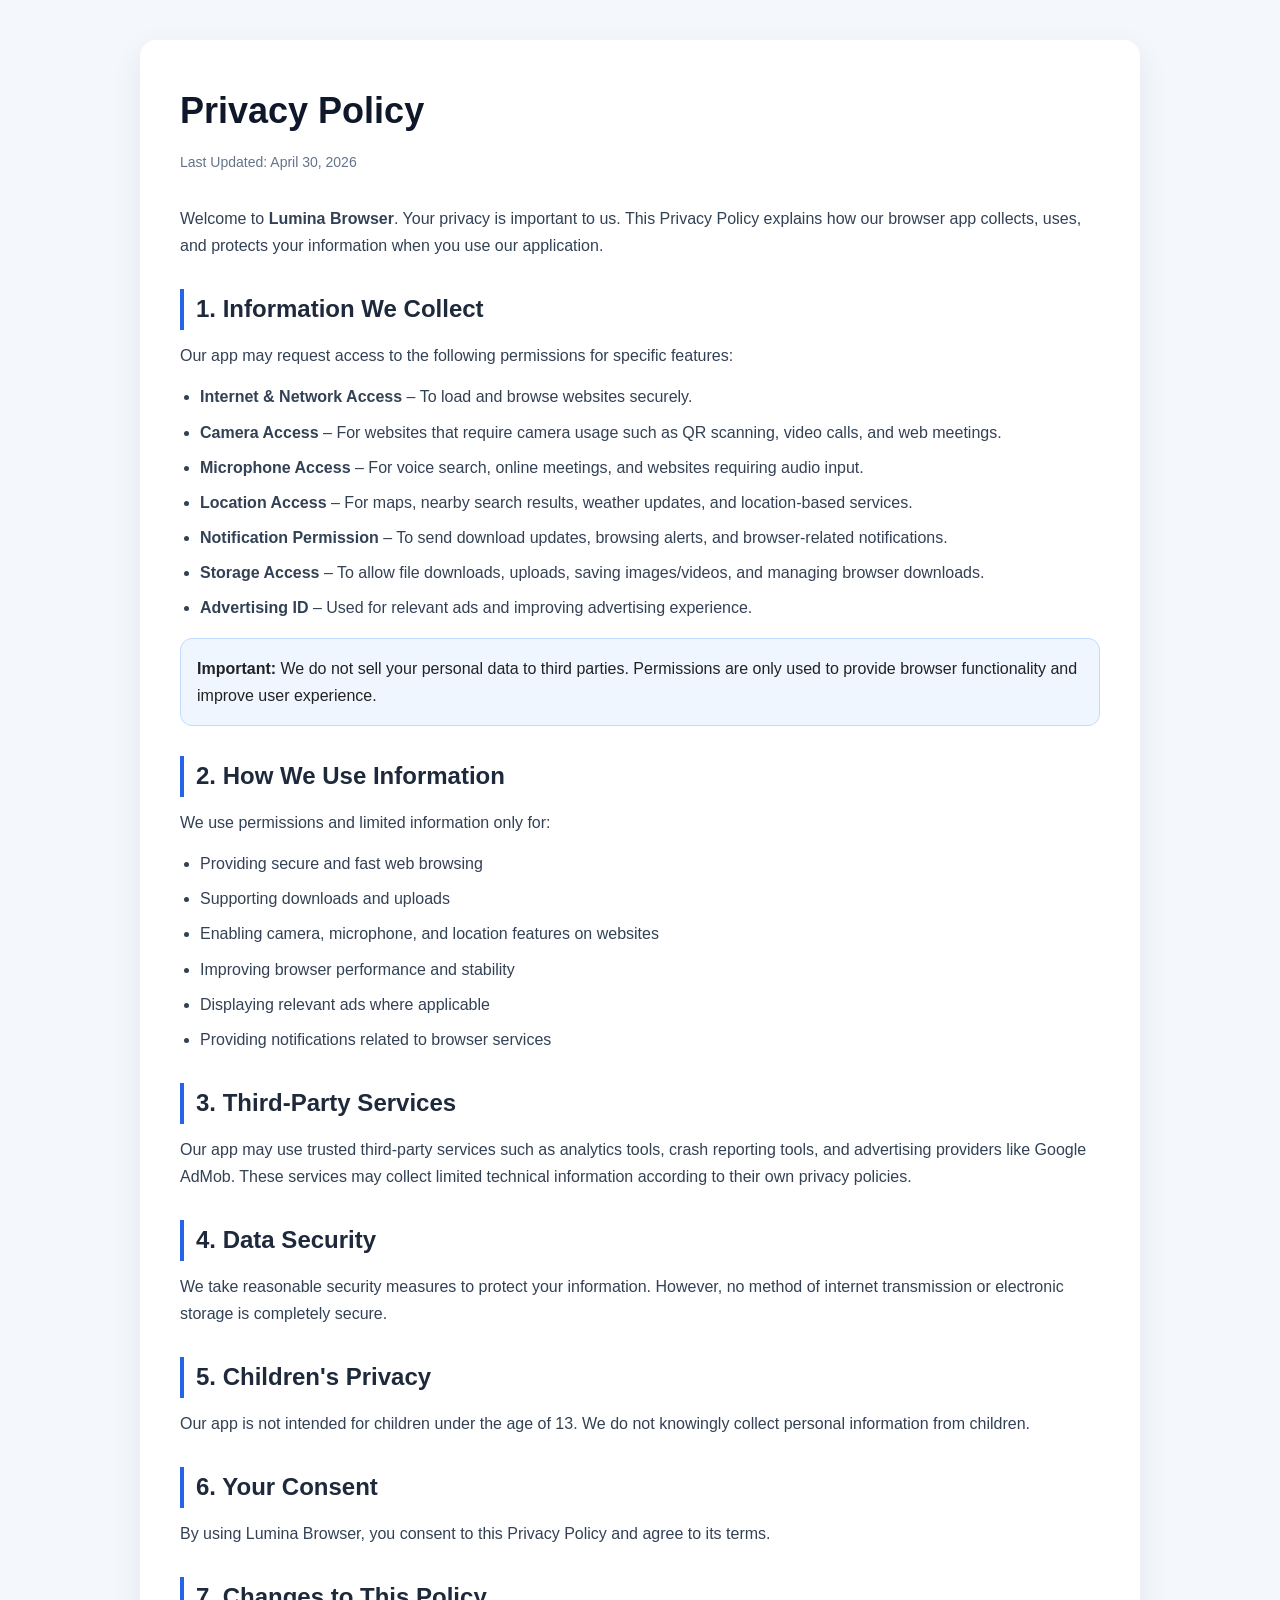
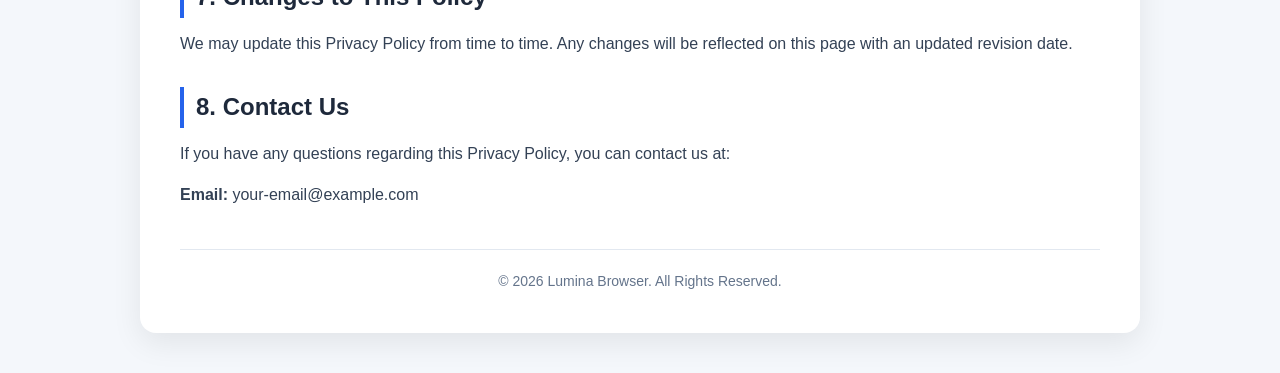
<file: privacy_policy_browser.html>
<!DOCTYPE html>
<html lang="en">
<head>
  <meta charset="UTF-8" />
  <meta name="viewport" content="width=device-width, initial-scale=1.0" />
  <title>Privacy Policy - Lumina Browser</title>
  <style>
    * {
      margin: 0;
      padding: 0;
      box-sizing: border-box;
      font-family: Arial, sans-serif;
    }

    body {
      background: #f4f7fb;
      color: #222;
      line-height: 1.7;
    }

    .container {
      max-width: 1000px;
      margin: 40px auto;
      background: #ffffff;
      padding: 40px;
      border-radius: 16px;
      box-shadow: 0 10px 30px rgba(0,0,0,0.08);
    }

    h1 {
      font-size: 36px;
      margin-bottom: 10px;
      color: #0f172a;
    }

    .updated {
      color: #64748b;
      margin-bottom: 30px;
      font-size: 14px;
    }

    h2 {
      margin-top: 30px;
      margin-bottom: 12px;
      color: #1e293b;
      font-size: 24px;
      border-left: 4px solid #2563eb;
      padding-left: 12px;
    }

    p {
      margin-bottom: 14px;
      color: #334155;
    }

    ul {
      margin-left: 20px;
      margin-bottom: 16px;
    }

    li {
      margin-bottom: 8px;
      color: #334155;
    }

    .highlight {
      background: #eff6ff;
      border: 1px solid #bfdbfe;
      padding: 16px;
      border-radius: 12px;
      margin-top: 15px;
    }

    .footer {
      margin-top: 40px;
      padding-top: 20px;
      border-top: 1px solid #e2e8f0;
      color: #64748b;
      font-size: 14px;
      text-align: center;
    }

    a {
      color: #2563eb;
      text-decoration: none;
    }

    a:hover {
      text-decoration: underline;
    }

    @media (max-width: 768px) {
      .container {
        margin: 20px;
        padding: 24px;
      }

      h1 {
        font-size: 28px;
      }

      h2 {
        font-size: 20px;
      }
    }
  </style>
</head>
<body>
  <div class="container">
    <h1>Privacy Policy</h1>
    <p class="updated">Last Updated: April 30, 2026</p>

    <p>
      Welcome to <strong>Lumina Browser</strong>. Your privacy is important to us.
      This Privacy Policy explains how our browser app collects, uses, and protects
      your information when you use our application.
    </p>

    <h2>1. Information We Collect</h2>
    <p>Our app may request access to the following permissions for specific features:</p>

    <ul>
      <li><strong>Internet & Network Access</strong> – To load and browse websites securely.</li>
      <li><strong>Camera Access</strong> – For websites that require camera usage such as QR scanning, video calls, and web meetings.</li>
      <li><strong>Microphone Access</strong> – For voice search, online meetings, and websites requiring audio input.</li>
      <li><strong>Location Access</strong> – For maps, nearby search results, weather updates, and location-based services.</li>
      <li><strong>Notification Permission</strong> – To send download updates, browsing alerts, and browser-related notifications.</li>
      <li><strong>Storage Access</strong> – To allow file downloads, uploads, saving images/videos, and managing browser downloads.</li>
      <li><strong>Advertising ID</strong> – Used for relevant ads and improving advertising experience.</li>
    </ul>

    <div class="highlight">
      <strong>Important:</strong> We do not sell your personal data to third parties.
      Permissions are only used to provide browser functionality and improve user experience.
    </div>

    <h2>2. How We Use Information</h2>
    <p>We use permissions and limited information only for:</p>
    <ul>
      <li>Providing secure and fast web browsing</li>
      <li>Supporting downloads and uploads</li>
      <li>Enabling camera, microphone, and location features on websites</li>
      <li>Improving browser performance and stability</li>
      <li>Displaying relevant ads where applicable</li>
      <li>Providing notifications related to browser services</li>
    </ul>

    <h2>3. Third-Party Services</h2>
    <p>
      Our app may use trusted third-party services such as analytics tools,
      crash reporting tools, and advertising providers like Google AdMob.
      These services may collect limited technical information according to
      their own privacy policies.
    </p>

    <h2>4. Data Security</h2>
    <p>
      We take reasonable security measures to protect your information.
      However, no method of internet transmission or electronic storage is
      completely secure.
    </p>

    <h2>5. Children's Privacy</h2>
    <p>
      Our app is not intended for children under the age of 13.
      We do not knowingly collect personal information from children.
    </p>

    <h2>6. Your Consent</h2>
    <p>
      By using Lumina Browser, you consent to this Privacy Policy and agree
      to its terms.
    </p>

    <h2>7. Changes to This Policy</h2>
    <p>
      We may update this Privacy Policy from time to time.
      Any changes will be reflected on this page with an updated revision date.
    </p>

    <h2>8. Contact Us</h2>
    <p>
      If you have any questions regarding this Privacy Policy, you can contact us at:
    </p>
    <p>
      <strong>Email:</strong> your-email@example.com
    </p>

    <div class="footer">
      © 2026 Lumina Browser. All Rights Reserved.
    </div>
  </div>
</body>
</html>
</file>
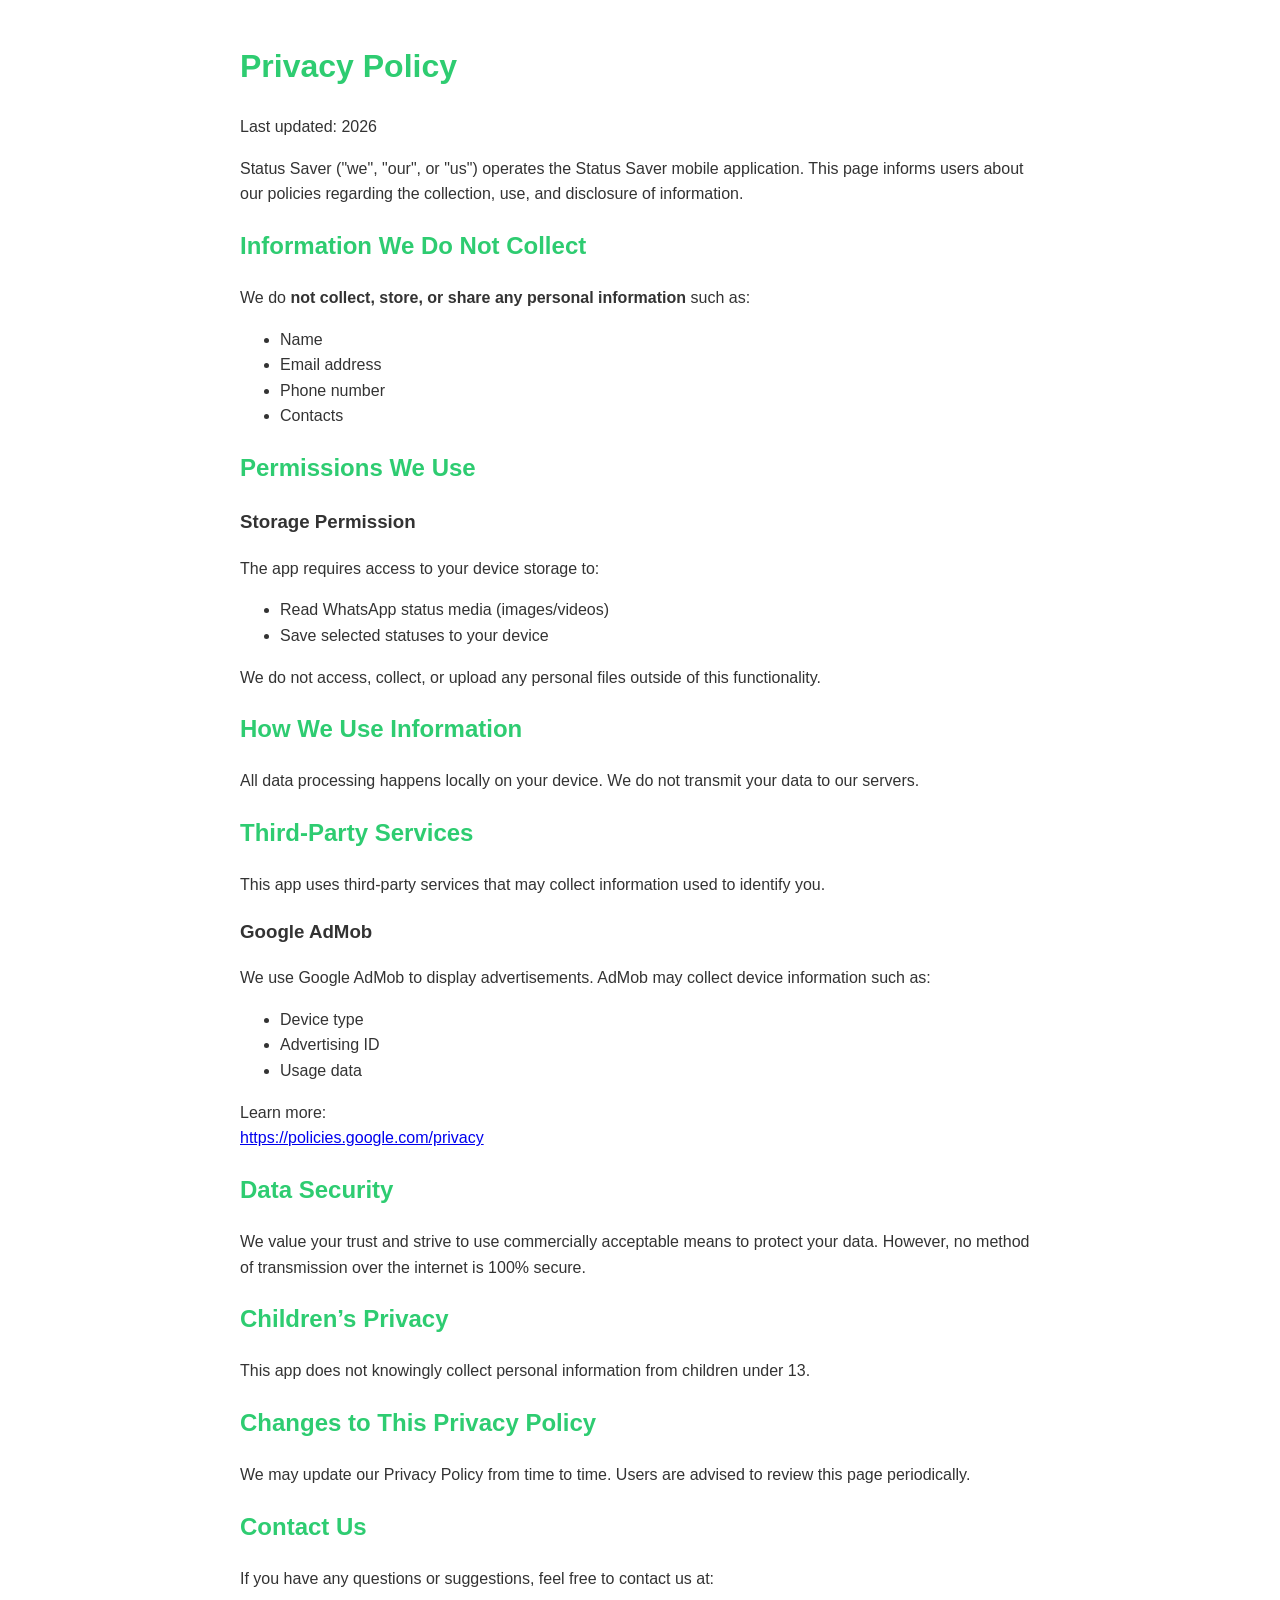
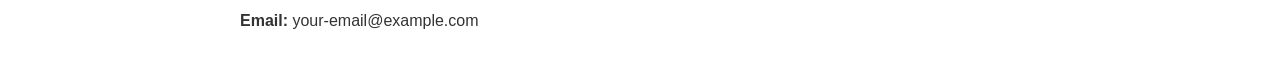
<file: WSS.html>
<!DOCTYPE html>
<html>
<head>
  <meta charset="UTF-8">
  <title>Privacy Policy - Status Saver</title>
  <style>
    body {
      font-family: Arial, sans-serif;
      padding: 20px;
      line-height: 1.6;
      max-width: 800px;
      margin: auto;
      color: #333;
    }
    h1, h2 {
      color: #2ecc71;
    }
  </style>
</head>

<body>

<h1>Privacy Policy</h1>
<p>Last updated: 2026</p>

<p>
Status Saver ("we", "our", or "us") operates the Status Saver mobile application.
This page informs users about our policies regarding the collection, use, and disclosure of information.
</p>

<h2>Information We Do Not Collect</h2>
<p>
We do <strong>not collect, store, or share any personal information</strong> such as:
</p>
<ul>
  <li>Name</li>
  <li>Email address</li>
  <li>Phone number</li>
  <li>Contacts</li>
</ul>

<h2>Permissions We Use</h2>

<h3>Storage Permission</h3>
<p>
The app requires access to your device storage to:
</p>
<ul>
  <li>Read WhatsApp status media (images/videos)</li>
  <li>Save selected statuses to your device</li>
</ul>
<p>
We do not access, collect, or upload any personal files outside of this functionality.
</p>

<h2>How We Use Information</h2>
<p>
All data processing happens locally on your device. We do not transmit your data to our servers.
</p>

<h2>Third-Party Services</h2>
<p>
This app uses third-party services that may collect information used to identify you.
</p>

<h3>Google AdMob</h3>
<p>
We use Google AdMob to display advertisements. AdMob may collect device information such as:
</p>
<ul>
  <li>Device type</li>
  <li>Advertising ID</li>
  <li>Usage data</li>
</ul>

<p>
Learn more:
<br>
<a href="https://policies.google.com/privacy" target="_blank">
https://policies.google.com/privacy
</a>
</p>

<h2>Data Security</h2>
<p>
We value your trust and strive to use commercially acceptable means to protect your data.
However, no method of transmission over the internet is 100% secure.
</p>

<h2>Children’s Privacy</h2>
<p>
This app does not knowingly collect personal information from children under 13.
</p>

<h2>Changes to This Privacy Policy</h2>
<p>
We may update our Privacy Policy from time to time.
Users are advised to review this page periodically.
</p>

<h2>Contact Us</h2>
<p>
If you have any questions or suggestions, feel free to contact us at:
</p>

<p><strong>Email:</strong> your-email@example.com</p>

</body>
</html>
</file>
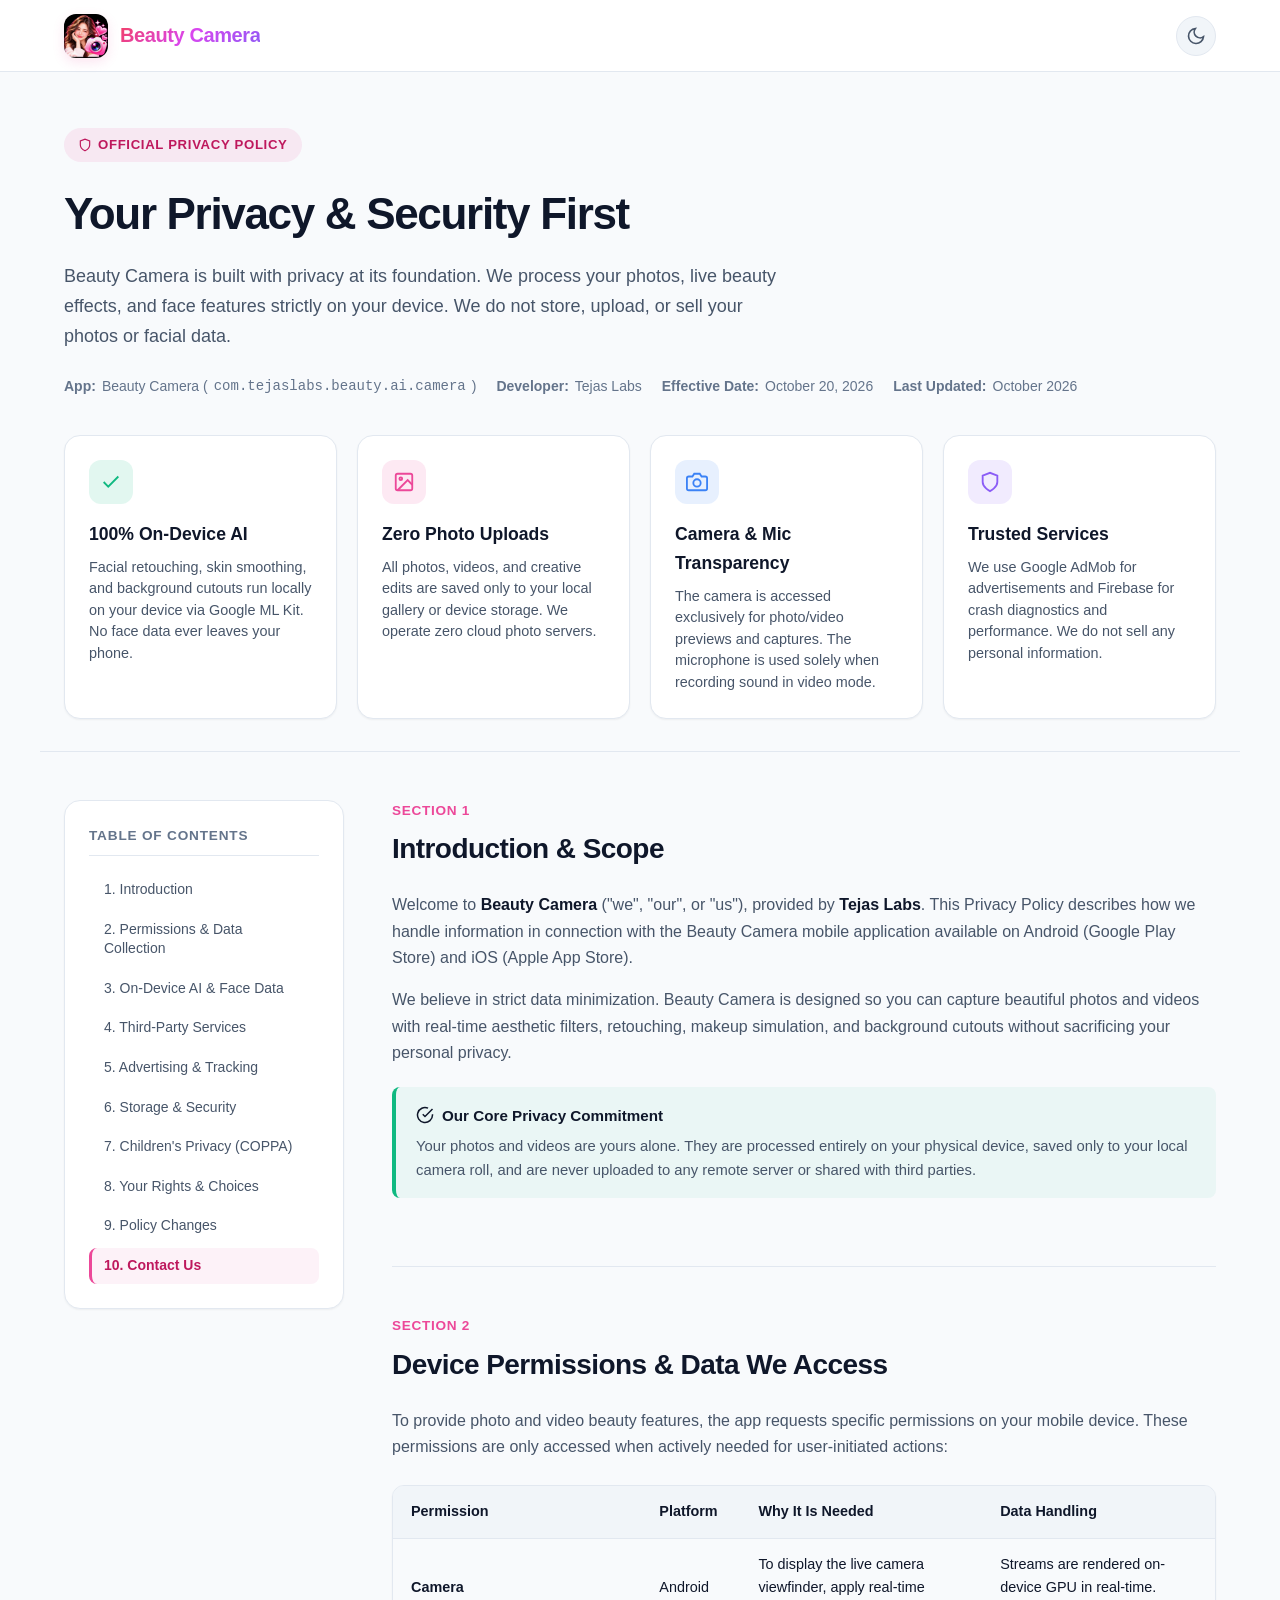
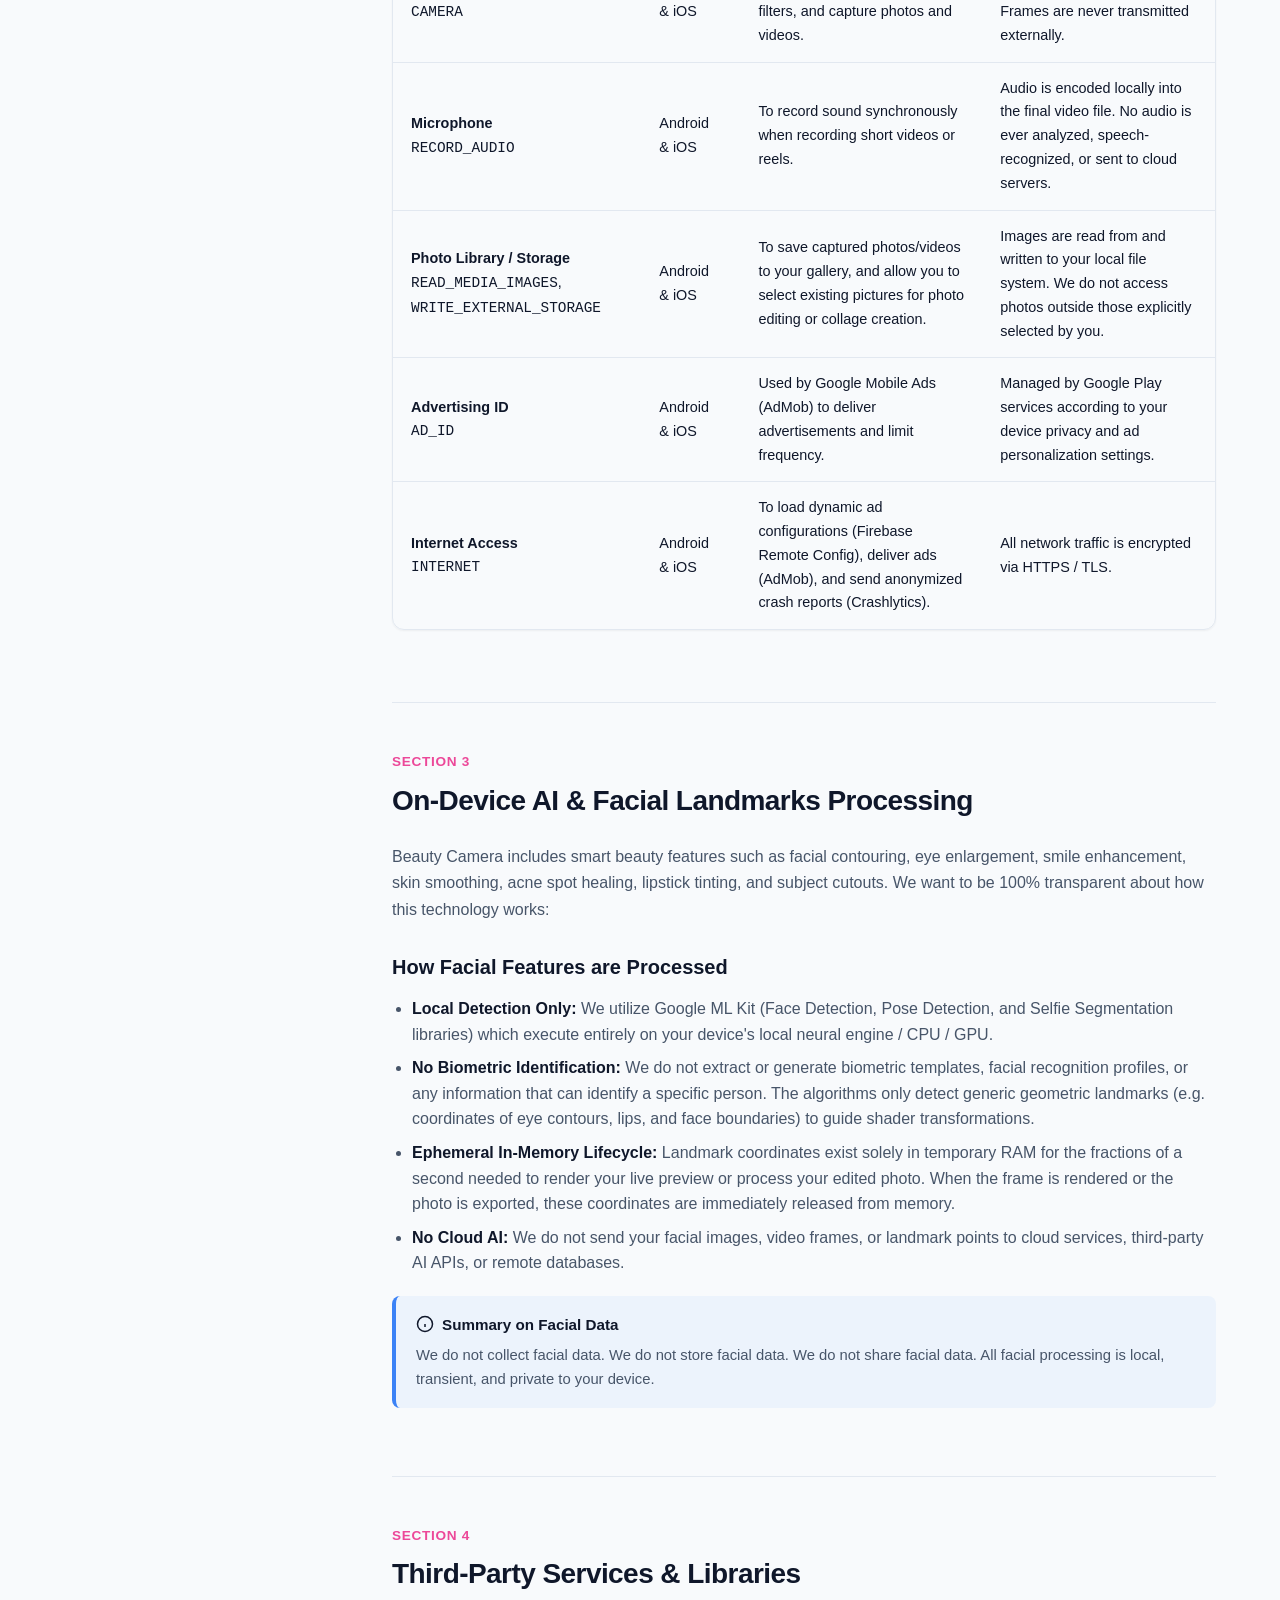
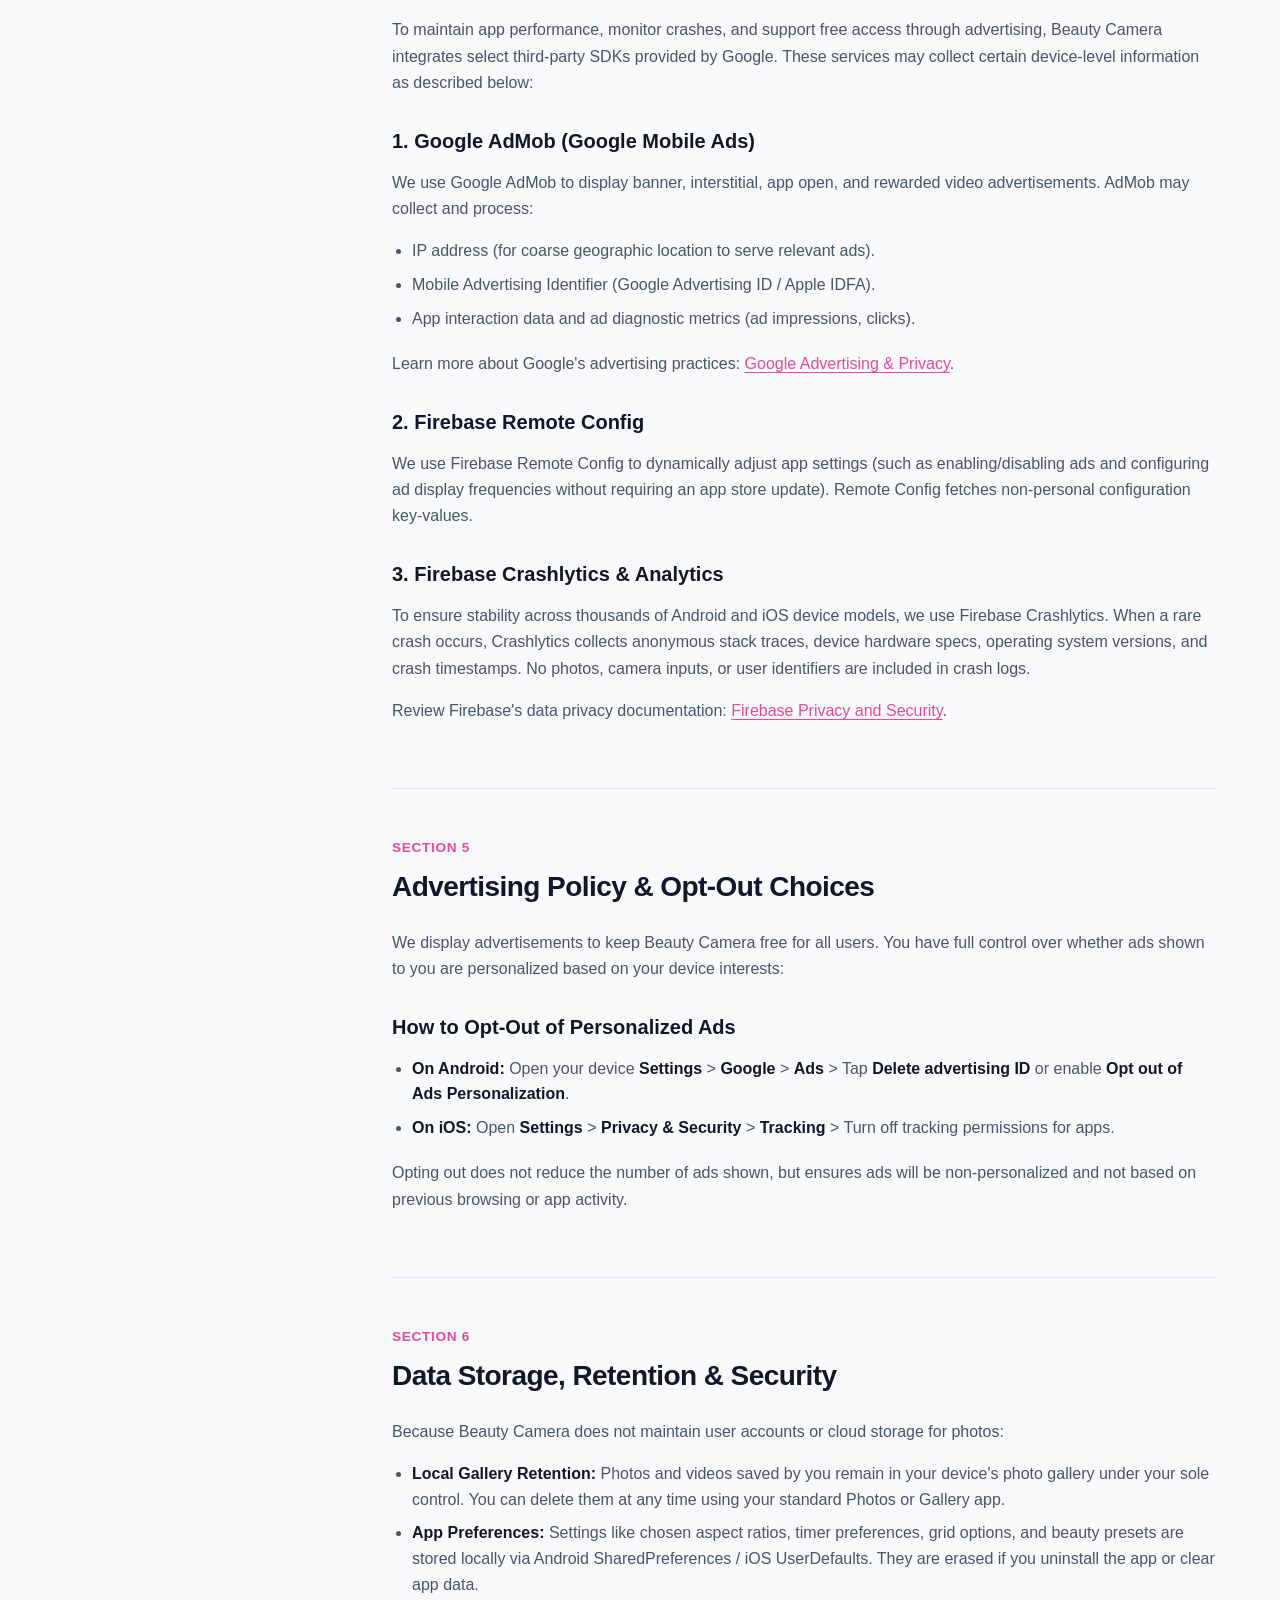
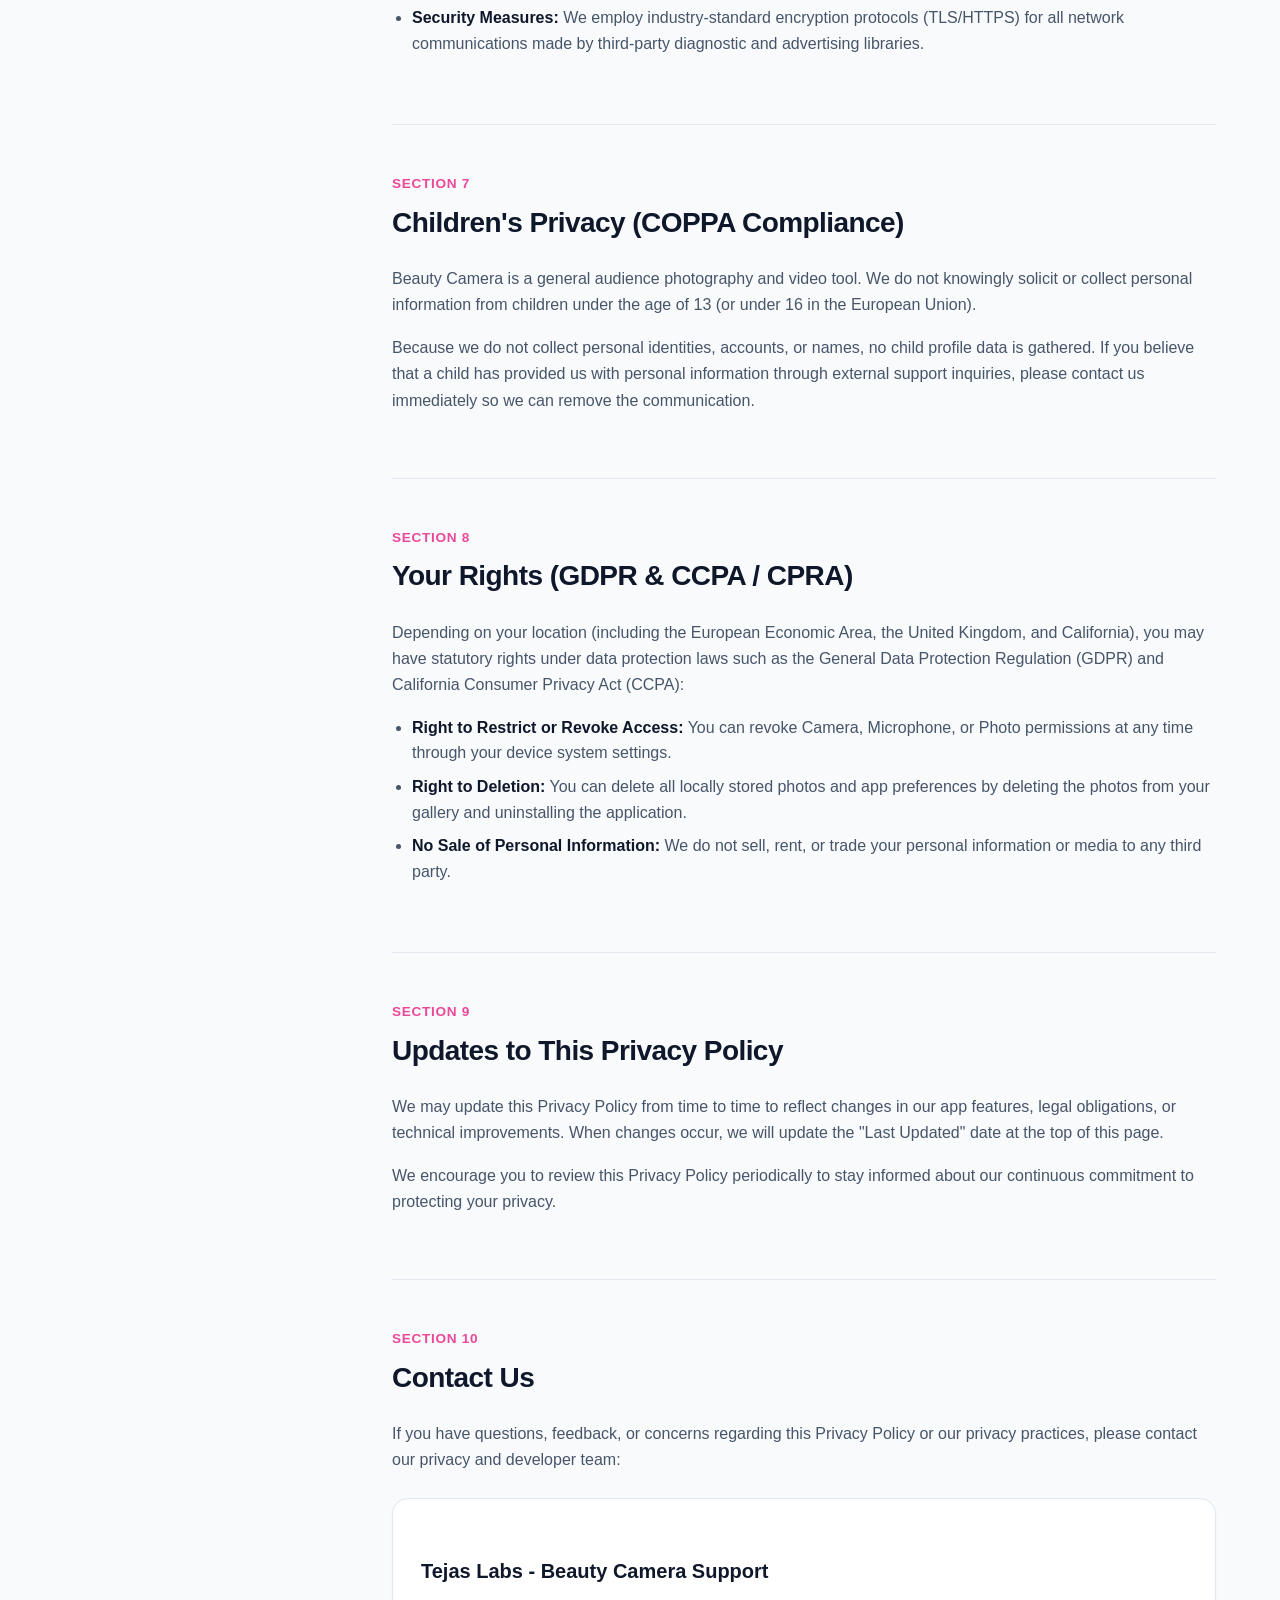
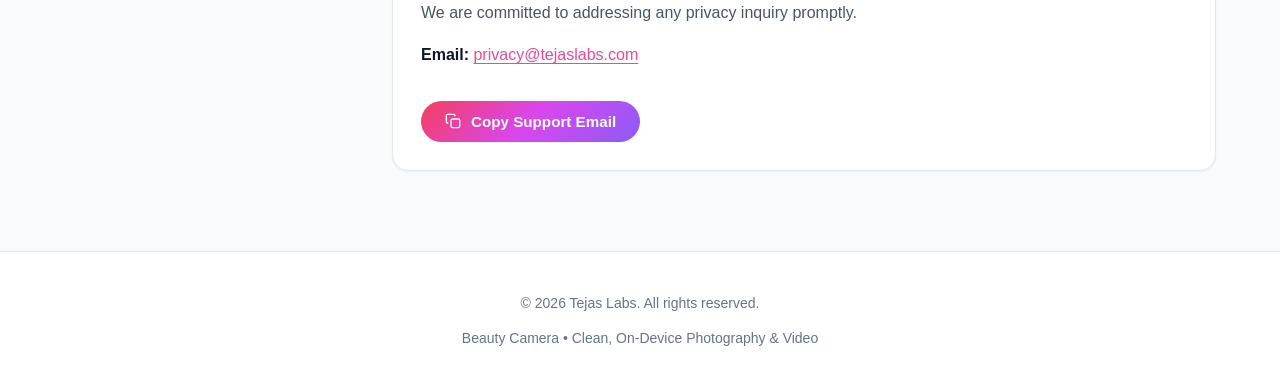
<file: BeautyCamera/privacy-policy.html>
<!DOCTYPE html>
<html lang="en" data-theme="light">
<head>
  <meta charset="UTF-8">
  <meta name="viewport" content="width=device-width, initial-scale=1.0">
  <title>Privacy Policy - Beauty Camera</title>
  <meta name="description" content="Privacy Policy for Beauty Camera by Tejas Labs. Learn how we handle camera, microphone, on-device AI processing, and third-party advertising.">
  <link rel="icon" type="image/png" href="[data-uri]">
  <style>
    /* ==========================================================================
       Beauty Camera - Privacy Policy Stylesheet (Embedded Self-Contained)
       ========================================================================== */

    :root {
      --font-family: -apple-system, BlinkMacSystemFont, "Segoe UI", Roboto, "Helvetica Neue", Arial, sans-serif;
      
      /* Light Theme */
      --bg-primary: #f8fafc;
      --bg-surface: #ffffff;
      --bg-surface-elevated: #f1f5f9;
      --bg-card: #ffffff;
      --bg-card-hover: #f8fafc;
      
      --text-primary: #0f172a;
      --text-secondary: #475569;
      --text-muted: #64748b;
      --text-inverse: #ffffff;
      
      --brand-primary: #ec4899;
      --brand-primary-hover: #db2777;
      --brand-gradient: linear-gradient(135deg, #f43f5e 0%, #d946ef 50%, #8b5cf6 100%);
      --brand-glow: rgba(236, 72, 153, 0.15);
      
      --accent-blue: #3b82f6;
      --accent-emerald: #10b981;
      --accent-amber: #f59e0b;
      --accent-purple: #8b5cf6;
      
      --border-subtle: #e2e8f0;
      --border-strong: #cbd5e1;
      --divider: #e2e8f0;
      
      --badge-bg: rgba(236, 72, 153, 0.1);
      --badge-text: #be185d;
      
      --sidebar-active-bg: #fdf2f8;
      --sidebar-active-border: #ec4899;
      --sidebar-active-text: #be185d;
      
      --shadow-sm: 0 1px 2px 0 rgba(0, 0, 0, 0.05);
      --shadow-md: 0 4px 6px -1px rgba(0, 0, 0, 0.07), 0 2px 4px -2px rgba(0, 0, 0, 0.05);
      --shadow-lg: 0 10px 15px -3px rgba(0, 0, 0, 0.08), 0 4px 6px -4px rgba(0, 0, 0, 0.04);
      
      --radius-sm: 8px;
      --radius-md: 12px;
      --radius-lg: 16px;
      --radius-full: 9999px;
      
      --header-height: 72px;
    }

    [data-theme="dark"] {
      --bg-primary: #0b0f19;
      --bg-surface: #111827;
      --bg-surface-elevated: #1e293b;
      --bg-card: #151e32;
      --bg-card-hover: #1e293b;
      
      --text-primary: #f8fafc;
      --text-secondary: #cbd5e1;
      --text-muted: #94a3b8;
      --text-inverse: #0f172a;
      
      --brand-primary: #f472b6;
      --brand-primary-hover: #f43f5e;
      --brand-gradient: linear-gradient(135deg, #fb7185 0%, #e879f9 50%, #a78bfa 100%);
      --brand-glow: rgba(244, 114, 182, 0.2);
      
      --border-subtle: #1e293b;
      --border-strong: #334155;
      --divider: #1e293b;
      
      --badge-bg: rgba(244, 114, 182, 0.15);
      --badge-text: #f472b6;
      
      --sidebar-active-bg: rgba(244, 114, 182, 0.12);
      --sidebar-active-border: #f472b6;
      --sidebar-active-text: #f472b6;
      
      --shadow-sm: 0 1px 2px 0 rgba(0, 0, 0, 0.4);
      --shadow-md: 0 4px 6px -1px rgba(0, 0, 0, 0.5), 0 2px 4px -2px rgba(0, 0, 0, 0.4);
      --shadow-lg: 0 10px 20px -3px rgba(0, 0, 0, 0.6), 0 4px 8px -4px rgba(0, 0, 0, 0.5);
    }

    * {
      margin: 0;
      padding: 0;
      box-sizing: border-box;
    }

    html {
      scroll-behavior: smooth;
      font-size: 16px;
    }

    body {
      font-family: var(--font-family);
      background-color: var(--bg-primary);
      color: var(--text-primary);
      line-height: 1.65;
      -webkit-font-smoothing: antialiased;
      -moz-osx-font-smoothing: grayscale;
      transition: background-color 0.3s ease, color 0.3s ease;
    }

    /* Reading Progress Bar */
    .progress-bar {
      position: fixed;
      top: 0;
      left: 0;
      width: 0%;
      height: 3px;
      background: var(--brand-gradient);
      z-index: 1000;
      transition: width 0.1s ease-out;
    }

    /* Header */
    .site-header {
      position: sticky;
      top: 0;
      background: var(--bg-surface);
      border-bottom: 1px solid var(--border-subtle);
      z-index: 99;
      height: var(--header-height);
      transition: background-color 0.3s ease, border-color 0.3s ease;
    }

    .header-container {
      max-width: 1200px;
      margin: 0 auto;
      padding: 0 24px;
      height: 100%;
      display: flex;
      align-items: center;
      justify-content: space-between;
    }

    .brand-wrapper {
      display: flex;
      align-items: center;
      gap: 12px;
      text-decoration: none;
      color: inherit;
    }

    
    .brand-logo-img {
      width: 44px;
      height: 44px;
      border-radius: var(--radius-md);
      object-fit: cover;
      box-shadow: 0 4px 12px var(--brand-glow);
      display: block;
    }

    .brand-logo {
      width: 42px;
      height: 42px;
      border-radius: var(--radius-md);
      background: var(--brand-gradient);
      display: flex;
      align-items: center;
      justify-content: center;
      box-shadow: 0 4px 12px var(--brand-glow);
      color: #ffffff;
    }

    .brand-logo svg {
      width: 24px;
      height: 24px;
    }

    .brand-name {
      font-size: 1.25rem;
      font-weight: 700;
      letter-spacing: -0.02em;
      background: var(--brand-gradient);
      -webkit-background-clip: text;
      -webkit-text-fill-color: transparent;
    }

    .header-actions {
      display: flex;
      align-items: center;
      gap: 12px;
    }

    .theme-toggle-btn {
      background: var(--bg-surface-elevated);
      border: 1px solid var(--border-subtle);
      color: var(--text-secondary);
      width: 40px;
      height: 40px;
      border-radius: var(--radius-full);
      display: flex;
      align-items: center;
      justify-content: center;
      cursor: pointer;
      transition: all 0.2s ease;
    }

    .theme-toggle-btn:hover {
      background: var(--brand-glow);
      color: var(--brand-primary);
      border-color: var(--brand-primary);
    }

    .theme-toggle-btn svg {
      width: 20px;
      height: 20px;
    }

    /* Hero Section */
    .hero-section {
      padding: 56px 24px 32px;
      max-width: 1200px;
      margin: 0 auto;
      border-bottom: 1px solid var(--border-subtle);
    }

    .hero-badge {
      display: inline-flex;
      align-items: center;
      gap: 6px;
      background: var(--badge-bg);
      color: var(--badge-text);
      font-size: 0.825rem;
      font-weight: 600;
      text-transform: uppercase;
      letter-spacing: 0.05em;
      padding: 6px 14px;
      border-radius: var(--radius-full);
      margin-bottom: 16px;
    }

    .hero-badge svg {
      width: 14px;
      height: 14px;
    }

    .hero-title {
      font-size: 2.75rem;
      font-weight: 800;
      letter-spacing: -0.03em;
      color: var(--text-primary);
      margin-bottom: 12px;
    }

    .hero-subtitle {
      font-size: 1.125rem;
      color: var(--text-secondary);
      max-width: 720px;
      margin-bottom: 24px;
    }

    .hero-meta {
      display: flex;
      flex-wrap: wrap;
      gap: 20px;
      font-size: 0.875rem;
      color: var(--text-muted);
    }

    .hero-meta-item {
      display: flex;
      align-items: center;
      gap: 6px;
    }

    /* Highlights / Summary Cards */
    .summary-grid {
      display: grid;
      grid-template-columns: repeat(auto-fit, minmax(260px, 1fr));
      gap: 20px;
      margin-top: 36px;
    }

    .summary-card {
      background: var(--bg-card);
      border: 1px solid var(--border-subtle);
      border-radius: var(--radius-lg);
      padding: 24px;
      box-shadow: var(--shadow-sm);
      transition: transform 0.2s ease, box-shadow 0.2s ease, border-color 0.2s ease;
    }

    .summary-card:hover {
      transform: translateY(-2px);
      box-shadow: var(--shadow-md);
      border-color: var(--border-strong);
    }

    .summary-icon {
      width: 44px;
      height: 44px;
      border-radius: var(--radius-md);
      display: flex;
      align-items: center;
      justify-content: center;
      margin-bottom: 16px;
    }

    .summary-icon.green {
      background: rgba(16, 185, 129, 0.12);
      color: #10b981;
    }

    .summary-icon.pink {
      background: rgba(236, 72, 153, 0.12);
      color: #ec4899;
    }

    .summary-icon.blue {
      background: rgba(59, 130, 246, 0.12);
      color: #3b82f6;
    }

    .summary-icon.purple {
      background: rgba(139, 92, 246, 0.12);
      color: #8b5cf6;
    }

    .summary-icon svg {
      width: 22px;
      height: 22px;
    }

    .summary-card h3 {
      font-size: 1.1rem;
      font-weight: 700;
      margin-bottom: 8px;
      color: var(--text-primary);
    }

    .summary-card p {
      font-size: 0.9rem;
      color: var(--text-secondary);
      line-height: 1.5;
    }

    /* Main Layout */
    .main-layout {
      max-width: 1200px;
      margin: 0 auto;
      padding: 48px 24px 80px;
      display: grid;
      grid-template-columns: 280px 1fr;
      gap: 48px;
      align-items: start;
    }

    /* Sidebar Navigation */
    .sidebar {
      position: sticky;
      top: calc(var(--header-height) + 24px);
      background: var(--bg-card);
      border: 1px solid var(--border-subtle);
      border-radius: var(--radius-lg);
      padding: 24px;
      box-shadow: var(--shadow-sm);
      max-height: calc(100vh - var(--header-height) - 48px);
      overflow-y: auto;
    }

    .sidebar-title {
      font-size: 0.85rem;
      font-weight: 700;
      text-transform: uppercase;
      letter-spacing: 0.06em;
      color: var(--text-muted);
      margin-bottom: 16px;
      padding-bottom: 8px;
      border-bottom: 1px solid var(--divider);
    }

    .toc-list {
      list-style: none;
      display: flex;
      flex-direction: column;
      gap: 4px;
    }

    .toc-link {
      display: block;
      padding: 8px 12px;
      border-radius: var(--radius-sm);
      font-size: 0.875rem;
      color: var(--text-secondary);
      text-decoration: none;
      border-left: 3px solid transparent;
      transition: all 0.2s ease;
      line-height: 1.4;
    }

    .toc-link:hover {
      color: var(--brand-primary);
      background: var(--bg-surface-elevated);
    }

    .toc-link.active {
      background: var(--sidebar-active-bg);
      color: var(--sidebar-active-text);
      border-left-color: var(--sidebar-active-border);
      font-weight: 600;
    }

    /* Content Body */
    .content-body {
      min-width: 0;
    }

    .policy-section {
      padding-bottom: 48px;
      margin-bottom: 48px;
      border-bottom: 1px solid var(--divider);
      scroll-margin-top: calc(var(--header-height) + 24px);
    }

    .policy-section:last-child {
      border-bottom: none;
      margin-bottom: 0;
      padding-bottom: 0;
    }

    .section-number {
      font-size: 0.85rem;
      font-weight: 700;
      color: var(--brand-primary);
      text-transform: uppercase;
      letter-spacing: 0.05em;
      margin-bottom: 4px;
      display: block;
    }

    .section-title {
      font-size: 1.75rem;
      font-weight: 800;
      color: var(--text-primary);
      letter-spacing: -0.02em;
      margin-bottom: 20px;
    }

    .policy-section h3 {
      font-size: 1.25rem;
      font-weight: 700;
      color: var(--text-primary);
      margin: 28px 0 12px;
    }

    .policy-section p {
      color: var(--text-secondary);
      margin-bottom: 16px;
      font-size: 1rem;
    }

    .policy-section ul,
    .policy-section ol {
      color: var(--text-secondary);
      margin-left: 20px;
      margin-bottom: 20px;
    }

    .policy-section li {
      margin-bottom: 8px;
      line-height: 1.6;
    }

    .policy-section strong {
      color: var(--text-primary);
    }

    .policy-section a {
      color: var(--brand-primary);
      text-decoration: underline;
      text-underline-offset: 3px;
    }

    /* Callouts */
    .callout {
      background: var(--bg-surface-elevated);
      border-left: 4px solid var(--brand-primary);
      border-radius: var(--radius-sm);
      padding: 16px 20px;
      margin: 20px 0;
    }

    .callout.info {
      border-left-color: var(--accent-blue);
      background: rgba(59, 130, 246, 0.06);
    }

    .callout.success {
      border-left-color: var(--accent-emerald);
      background: rgba(16, 185, 129, 0.06);
    }

    .callout.warning {
      border-left-color: var(--accent-amber);
      background: rgba(245, 158, 11, 0.06);
    }

    .callout-title {
      font-weight: 700;
      font-size: 0.95rem;
      margin-bottom: 6px;
      color: var(--text-primary);
      display: flex;
      align-items: center;
      gap: 8px;
    }

    .callout p {
      margin-bottom: 0;
      font-size: 0.925rem;
    }

    /* Data Tables */
    .data-table-container {
      overflow-x: auto;
      margin: 24px 0;
      border-radius: var(--radius-md);
      border: 1px solid var(--border-subtle);
      box-shadow: var(--shadow-sm);
    }

    .data-table {
      width: 100%;
      border-collapse: collapse;
      text-align: left;
      font-size: 0.9rem;
    }

    .data-table th,
    .data-table td {
      padding: 14px 18px;
      border-bottom: 1px solid var(--divider);
    }

    .data-table th {
      background: var(--bg-surface-elevated);
      color: var(--text-primary);
      font-weight: 700;
    }

    .data-table tr:last-child td {
      border-bottom: none;
    }

    .data-table tr:hover td {
      background: var(--bg-surface-elevated);
    }

    /* Contact Card */
    .contact-card {
      background: var(--bg-card);
      border: 1px solid var(--border-subtle);
      border-radius: var(--radius-lg);
      padding: 28px;
      margin-top: 24px;
      box-shadow: var(--shadow-sm);
    }

    .contact-email-btn {
      display: inline-flex;
      align-items: center;
      gap: 10px;
      background: var(--brand-gradient);
      color: #ffffff;
      padding: 12px 24px;
      border-radius: var(--radius-full);
      text-decoration: none;
      font-weight: 600;
      font-size: 0.95rem;
      margin-top: 16px;
      transition: transform 0.2s ease, box-shadow 0.2s ease;
      border: none;
      cursor: pointer;
    }

    .contact-email-btn:hover {
      transform: translateY(-2px);
      box-shadow: 0 6px 16px var(--brand-glow);
    }

    /* Footer */
    .site-footer {
      background: var(--bg-surface);
      border-top: 1px solid var(--border-subtle);
      padding: 40px 24px;
      color: var(--text-muted);
      font-size: 0.875rem;
      text-align: center;
    }

    .footer-content {
      max-width: 1200px;
      margin: 0 auto;
      display: flex;
      flex-direction: column;
      align-items: center;
      gap: 12px;
    }

    /* Back To Top Button */
    .back-to-top {
      position: fixed;
      bottom: 28px;
      right: 28px;
      width: 48px;
      height: 48px;
      border-radius: var(--radius-full);
      background: var(--bg-surface);
      border: 1px solid var(--border-subtle);
      color: var(--text-primary);
      display: flex;
      align-items: center;
      justify-content: center;
      cursor: pointer;
      box-shadow: var(--shadow-lg);
      opacity: 0;
      visibility: hidden;
      transition: all 0.3s ease;
      z-index: 90;
    }

    .back-to-top.visible {
      opacity: 1;
      visibility: visible;
    }

    .back-to-top:hover {
      background: var(--brand-primary);
      color: #ffffff;
      border-color: var(--brand-primary);
      transform: translateY(-3px);
    }

    .back-to-top svg {
      width: 20px;
      height: 20px;
    }

    /* Responsive */
    @media (max-width: 992px) {
      .main-layout {
        grid-template-columns: 1fr;
        gap: 36px;
      }
      
      .sidebar {
        position: relative;
        top: 0;
        max-height: none;
      }
      
      .hero-title {
        font-size: 2.25rem;
      }
    }

    @media (max-width: 640px) {
      .hero-title {
        font-size: 1.85rem;
      }
      
      .hero-section {
        padding: 36px 16px 24px;
      }
      
      .main-layout {
        padding: 32px 16px 64px;
      }
      
      .summary-grid {
        grid-template-columns: 1fr;
      }
      
      .section-title {
        font-size: 1.5rem;
      }
    }

    /* Print Styles */
    @media print {
      .site-header,
      .sidebar,
      .back-to-top,
      .theme-toggle-btn,
      .progress-bar {
        display: none !important;
      }
      
      .main-layout {
        grid-template-columns: 1fr;
        padding: 0;
      }
      
      body {
        background: #ffffff !important;
        color: #000000 !important;
      }
    }
  </style>
</head>
<body>
  <!-- Reading Progress Bar -->
  <div id="progressBar" class="progress-bar"></div>

  <!-- Header -->
  <header class="site-header">
    <div class="header-container">
      <a href="#" class="brand-wrapper">
        <img src="[data-uri]" alt="Beauty Camera Logo" class="brand-logo-img">
        <span class="brand-name">Beauty Camera</span>
      </a>

      <div class="header-actions">
        <button id="themeToggleBtn" class="theme-toggle-btn" aria-label="Toggle Dark Mode" title="Toggle Theme">
          <svg fill="none" stroke="currentColor" stroke-width="2" viewBox="0 0 24 24">
            <path d="M21 12.79A9 9 0 1 1 11.21 3 7 7 0 0 0 21 12.79z"></path>
          </svg>
        </button>
      </div>
    </div>
  </header>

  <!-- Hero Section -->
  <section class="hero-section">
    <div class="hero-badge">
      <svg fill="none" stroke="currentColor" stroke-width="2" viewBox="0 0 24 24">
        <path d="M12 22s8-4 8-10V5l-8-3-8 3v7c0 6 8 10 8 10z"></path>
      </svg>
      Official Privacy Policy
    </div>
    <h1 class="hero-title">Your Privacy & Security First</h1>
    <p class="hero-subtitle">
      Beauty Camera is built with privacy at its foundation. We process your photos, live beauty effects, and face features strictly on your device. We do not store, upload, or sell your photos or facial data.
    </p>
    <div class="hero-meta">
      <div class="hero-meta-item">
        <strong>App:</strong> Beauty Camera (<code>com.tejaslabs.beauty.ai.camera</code>)
      </div>
      <div class="hero-meta-item">
        <strong>Developer:</strong> Tejas Labs
      </div>
      <div class="hero-meta-item">
        <strong>Effective Date:</strong> October 20, 2026
      </div>
      <div class="hero-meta-item">
        <strong>Last Updated:</strong> October 2026
      </div>
    </div>

    <!-- Quick Summary Grid -->
    <div class="summary-grid">
      <div class="summary-card">
        <div class="summary-icon green">
          <svg fill="none" stroke="currentColor" stroke-width="2" viewBox="0 0 24 24">
            <polyline points="20 6 9 17 4 12"></polyline>
          </svg>
        </div>
        <h3>100% On-Device AI</h3>
        <p>Facial retouching, skin smoothing, and background cutouts run locally on your device via Google ML Kit. No face data ever leaves your phone.</p>
      </div>

      <div class="summary-card">
        <div class="summary-icon pink">
          <svg fill="none" stroke="currentColor" stroke-width="2" viewBox="0 0 24 24">
            <rect x="3" y="3" width="18" height="18" rx="2" ry="2"></rect>
            <circle cx="8.5" cy="8.5" r="1.5"></circle>
            <polyline points="21 15 16 10 5 21"></polyline>
          </svg>
        </div>
        <h3>Zero Photo Uploads</h3>
        <p>All photos, videos, and creative edits are saved only to your local gallery or device storage. We operate zero cloud photo servers.</p>
      </div>

      <div class="summary-card">
        <div class="summary-icon blue">
          <svg fill="none" stroke="currentColor" stroke-width="2" viewBox="0 0 24 24">
            <path d="M23 19a2 2 0 0 1-2 2H3a2 2 0 0 1-2-2V8a2 2 0 0 1 2-2h4l2-3h6l2 3h4a2 2 0 0 1 2 2z"></path>
            <circle cx="12" cy="13" r="4"></circle>
          </svg>
        </div>
        <h3>Camera & Mic Transparency</h3>
        <p>The camera is accessed exclusively for photo/video previews and captures. The microphone is used solely when recording sound in video mode.</p>
      </div>

      <div class="summary-card">
        <div class="summary-icon purple">
          <svg fill="none" stroke="currentColor" stroke-width="2" viewBox="0 0 24 24">
            <path d="M12 22s8-4 8-10V5l-8-3-8 3v7c0 6 8 10 8 10z"></path>
          </svg>
        </div>
        <h3>Trusted Services</h3>
        <p>We use Google AdMob for advertisements and Firebase for crash diagnostics and performance. We do not sell any personal information.</p>
      </div>
    </div>
  </section>

  <!-- Main Content Layout -->
  <main class="main-layout">
    <!-- Sidebar / Table of Contents -->
    <aside class="sidebar">
      <div class="sidebar-title">Table of Contents</div>
      <nav class="toc-nav">
        <ul class="toc-list">
          <li><a href="#section-1" class="toc-link active">1. Introduction</a></li>
          <li><a href="#section-2" class="toc-link">2. Permissions & Data Collection</a></li>
          <li><a href="#section-3" class="toc-link">3. On-Device AI & Face Data</a></li>
          <li><a href="#section-4" class="toc-link">4. Third-Party Services</a></li>
          <li><a href="#section-5" class="toc-link">5. Advertising & Tracking</a></li>
          <li><a href="#section-6" class="toc-link">6. Storage & Security</a></li>
          <li><a href="#section-7" class="toc-link">7. Children's Privacy (COPPA)</a></li>
          <li><a href="#section-8" class="toc-link">8. Your Rights & Choices</a></li>
          <li><a href="#section-9" class="toc-link">9. Policy Changes</a></li>
          <li><a href="#section-10" class="toc-link">10. Contact Us</a></li>
        </ul>
      </nav>
    </aside>

    <!-- Policy Content Body -->
    <article class="content-body">
      <!-- Section 1 -->
      <section id="section-1" class="policy-section">
        <span class="section-number">Section 1</span>
        <h2 class="section-title">Introduction & Scope</h2>
        <p>
          Welcome to <strong>Beauty Camera</strong> ("we", "our", or "us"), provided by <strong>Tejas Labs</strong>. This Privacy Policy describes how we handle information in connection with the Beauty Camera mobile application available on Android (Google Play Store) and iOS (Apple App Store).
        </p>
        <p>
          We believe in strict data minimization. Beauty Camera is designed so you can capture beautiful photos and videos with real-time aesthetic filters, retouching, makeup simulation, and background cutouts without sacrificing your personal privacy.
        </p>
        <div class="callout success">
          <div class="callout-title">
            <svg fill="none" stroke="currentColor" stroke-width="2" viewBox="0 0 24 24" style="width:18px;height:18px;">
              <path d="M22 11.08V12a10 10 0 1 1-5.93-9.14"></path>
              <polyline points="22 4 12 14.01 9 11.01"></polyline>
            </svg>
            Our Core Privacy Commitment
          </div>
          <p>
            Your photos and videos are yours alone. They are processed entirely on your physical device, saved only to your local camera roll, and are never uploaded to any remote server or shared with third parties.
          </p>
        </div>
      </section>

      <!-- Section 2 -->
      <section id="section-2" class="policy-section">
        <span class="section-number">Section 2</span>
        <h2 class="section-title">Device Permissions & Data We Access</h2>
        <p>
          To provide photo and video beauty features, the app requests specific permissions on your mobile device. These permissions are only accessed when actively needed for user-initiated actions:
        </p>

        <div class="data-table-container">
          <table class="data-table">
            <thead>
              <tr>
                <th>Permission</th>
                <th>Platform</th>
                <th>Why It Is Needed</th>
                <th>Data Handling</th>
              </tr>
            </thead>
            <tbody>
              <tr>
                <td><strong>Camera</strong><br><code>CAMERA</code></td>
                <td>Android & iOS</td>
                <td>To display the live camera viewfinder, apply real-time filters, and capture photos and videos.</td>
                <td>Streams are rendered on-device GPU in real-time. Frames are never transmitted externally.</td>
              </tr>
              <tr>
                <td><strong>Microphone</strong><br><code>RECORD_AUDIO</code></td>
                <td>Android & iOS</td>
                <td>To record sound synchronously when recording short videos or reels.</td>
                <td>Audio is encoded locally into the final video file. No audio is ever analyzed, speech-recognized, or sent to cloud servers.</td>
              </tr>
              <tr>
                <td><strong>Photo Library / Storage</strong><br><code>READ_MEDIA_IMAGES</code>, <code>WRITE_EXTERNAL_STORAGE</code></td>
                <td>Android & iOS</td>
                <td>To save captured photos/videos to your gallery, and allow you to select existing pictures for photo editing or collage creation.</td>
                <td>Images are read from and written to your local file system. We do not access photos outside those explicitly selected by you.</td>
              </tr>
              <tr>
                <td><strong>Advertising ID</strong><br><code>AD_ID</code></td>
                <td>Android & iOS</td>
                <td>Used by Google Mobile Ads (AdMob) to deliver advertisements and limit frequency.</td>
                <td>Managed by Google Play services according to your device privacy and ad personalization settings.</td>
              </tr>
              <tr>
                <td><strong>Internet Access</strong><br><code>INTERNET</code></td>
                <td>Android & iOS</td>
                <td>To load dynamic ad configurations (Firebase Remote Config), deliver ads (AdMob), and send anonymized crash reports (Crashlytics).</td>
                <td>All network traffic is encrypted via HTTPS / TLS.</td>
              </tr>
            </tbody>
          </table>
        </div>
      </section>

      <!-- Section 3 -->
      <section id="section-3" class="policy-section">
        <span class="section-number">Section 3</span>
        <h2 class="section-title">On-Device AI & Facial Landmarks Processing</h2>
        <p>
          Beauty Camera includes smart beauty features such as facial contouring, eye enlargement, smile enhancement, skin smoothing, acne spot healing, lipstick tinting, and subject cutouts. We want to be 100% transparent about how this technology works:
        </p>

        <h3>How Facial Features are Processed</h3>
        <ul>
          <li><strong>Local Detection Only:</strong> We utilize Google ML Kit (Face Detection, Pose Detection, and Selfie Segmentation libraries) which execute entirely on your device's local neural engine / CPU / GPU.</li>
          <li><strong>No Biometric Identification:</strong> We do not extract or generate biometric templates, facial recognition profiles, or any information that can identify a specific person. The algorithms only detect generic geometric landmarks (e.g. coordinates of eye contours, lips, and face boundaries) to guide shader transformations.</li>
          <li><strong>Ephemeral In-Memory Lifecycle:</strong> Landmark coordinates exist solely in temporary RAM for the fractions of a second needed to render your live preview or process your edited photo. When the frame is rendered or the photo is exported, these coordinates are immediately released from memory.</li>
          <li><strong>No Cloud AI:</strong> We do not send your facial images, video frames, or landmark points to cloud services, third-party AI APIs, or remote databases.</li>
        </ul>

        <div class="callout info">
          <div class="callout-title">
            <svg fill="none" stroke="currentColor" stroke-width="2" viewBox="0 0 24 24" style="width:18px;height:18px;">
              <circle cx="12" cy="12" r="10"></circle>
              <line x1="12" y1="16" x2="12" y2="12"></line>
              <line x1="12" y1="8" x2="12.01" y2="8"></line>
            </svg>
            Summary on Facial Data
          </div>
          <p>
            We do not collect facial data. We do not store facial data. We do not share facial data. All facial processing is local, transient, and private to your device.
          </p>
        </div>
      </section>

      <!-- Section 4 -->
      <section id="section-4" class="policy-section">
        <span class="section-number">Section 4</span>
        <h2 class="section-title">Third-Party Services & Libraries</h2>
        <p>
          To maintain app performance, monitor crashes, and support free access through advertising, Beauty Camera integrates select third-party SDKs provided by Google. These services may collect certain device-level information as described below:
        </p>

        <h3>1. Google AdMob (Google Mobile Ads)</h3>
        <p>
          We use Google AdMob to display banner, interstitial, app open, and rewarded video advertisements. AdMob may collect and process:
        </p>
        <ul>
          <li>IP address (for coarse geographic location to serve relevant ads).</li>
          <li>Mobile Advertising Identifier (Google Advertising ID / Apple IDFA).</li>
          <li>App interaction data and ad diagnostic metrics (ad impressions, clicks).</li>
        </ul>
        <p>
          Learn more about Google's advertising practices: 
          <a href="https://policies.google.com/technologies/ads" target="_blank" rel="noopener noreferrer">Google Advertising & Privacy</a>.
        </p>

        <h3>2. Firebase Remote Config</h3>
        <p>
          We use Firebase Remote Config to dynamically adjust app settings (such as enabling/disabling ads and configuring ad display frequencies without requiring an app store update). Remote Config fetches non-personal configuration key-values.
        </p>

        <h3>3. Firebase Crashlytics & Analytics</h3>
        <p>
          To ensure stability across thousands of Android and iOS device models, we use Firebase Crashlytics. When a rare crash occurs, Crashlytics collects anonymous stack traces, device hardware specs, operating system versions, and crash timestamps. No photos, camera inputs, or user identifiers are included in crash logs.
        </p>
        <p>
          Review Firebase's data privacy documentation: 
          <a href="https://firebase.google.com/support/privacy" target="_blank" rel="noopener noreferrer">Firebase Privacy and Security</a>.
        </p>
      </section>

      <!-- Section 5 -->
      <section id="section-5" class="policy-section">
        <span class="section-number">Section 5</span>
        <h2 class="section-title">Advertising Policy & Opt-Out Choices</h2>
        <p>
          We display advertisements to keep Beauty Camera free for all users. You have full control over whether ads shown to you are personalized based on your device interests:
        </p>

        <h3>How to Opt-Out of Personalized Ads</h3>
        <ul>
          <li><strong>On Android:</strong> Open your device <strong>Settings</strong> &gt; <strong>Google</strong> &gt; <strong>Ads</strong> &gt; Tap <strong>Delete advertising ID</strong> or enable <strong>Opt out of Ads Personalization</strong>.</li>
          <li><strong>On iOS:</strong> Open <strong>Settings</strong> &gt; <strong>Privacy & Security</strong> &gt; <strong>Tracking</strong> &gt; Turn off tracking permissions for apps.</li>
        </ul>
        <p>
          Opting out does not reduce the number of ads shown, but ensures ads will be non-personalized and not based on previous browsing or app activity.
        </p>
      </section>

      <!-- Section 6 -->
      <section id="section-6" class="policy-section">
        <span class="section-number">Section 6</span>
        <h2 class="section-title">Data Storage, Retention & Security</h2>
        <p>
          Because Beauty Camera does not maintain user accounts or cloud storage for photos:
        </p>
        <ul>
          <li><strong>Local Gallery Retention:</strong> Photos and videos saved by you remain in your device's photo gallery under your sole control. You can delete them at any time using your standard Photos or Gallery app.</li>
          <li><strong>App Preferences:</strong> Settings like chosen aspect ratios, timer preferences, grid options, and beauty presets are stored locally via Android SharedPreferences / iOS UserDefaults. They are erased if you uninstall the app or clear app data.</li>
          <li><strong>Security Measures:</strong> We employ industry-standard encryption protocols (TLS/HTTPS) for all network communications made by third-party diagnostic and advertising libraries.</li>
        </ul>
      </section>

      <!-- Section 7 -->
      <section id="section-7" class="policy-section">
        <span class="section-number">Section 7</span>
        <h2 class="section-title">Children's Privacy (COPPA Compliance)</h2>
        <p>
          Beauty Camera is a general audience photography and video tool. We do not knowingly solicit or collect personal information from children under the age of 13 (or under 16 in the European Union).
        </p>
        <p>
          Because we do not collect personal identities, accounts, or names, no child profile data is gathered. If you believe that a child has provided us with personal information through external support inquiries, please contact us immediately so we can remove the communication.
        </p>
      </section>

      <!-- Section 8 -->
      <section id="section-8" class="policy-section">
        <span class="section-number">Section 8</span>
        <h2 class="section-title">Your Rights (GDPR & CCPA / CPRA)</h2>
        <p>
          Depending on your location (including the European Economic Area, the United Kingdom, and California), you may have statutory rights under data protection laws such as the General Data Protection Regulation (GDPR) and California Consumer Privacy Act (CCPA):
        </p>
        <ul>
          <li><strong>Right to Restrict or Revoke Access:</strong> You can revoke Camera, Microphone, or Photo permissions at any time through your device system settings.</li>
          <li><strong>Right to Deletion:</strong> You can delete all locally stored photos and app preferences by deleting the photos from your gallery and uninstalling the application.</li>
          <li><strong>No Sale of Personal Information:</strong> We do not sell, rent, or trade your personal information or media to any third party.</li>
        </ul>
      </section>

      <!-- Section 9 -->
      <section id="section-9" class="policy-section">
        <span class="section-number">Section 9</span>
        <h2 class="section-title">Updates to This Privacy Policy</h2>
        <p>
          We may update this Privacy Policy from time to time to reflect changes in our app features, legal obligations, or technical improvements. When changes occur, we will update the "Last Updated" date at the top of this page.
        </p>
        <p>
          We encourage you to review this Privacy Policy periodically to stay informed about our continuous commitment to protecting your privacy.
        </p>
      </section>

      <!-- Section 10 -->
      <section id="section-10" class="policy-section">
        <span class="section-number">Section 10</span>
        <h2 class="section-title">Contact Us</h2>
        <p>
          If you have questions, feedback, or concerns regarding this Privacy Policy or our privacy practices, please contact our privacy and developer team:
        </p>

        <div class="contact-card">
          <h3>Tejas Labs - Beauty Camera Support</h3>
          <p>We are committed to addressing any privacy inquiry promptly.</p>
          <p><strong>Email:</strong> <a href="mailto:privacy@tejaslabs.com">privacy@tejaslabs.com</a></p>
          <button class="contact-email-btn copy-email-btn" data-email="privacy@tejaslabs.com">
            <svg fill="none" stroke="currentColor" stroke-width="2" viewBox="0 0 24 24" style="width:16px;height:16px;">
              <rect x="9" y="9" width="13" height="13" rx="2" ry="2"></rect>
              <path d="M5 15H4a2 2 0 0 1-2-2V4a2 2 0 0 1 2-2h9a2 2 0 0 1 2 2v1"></path>
            </svg>
            Copy Support Email
          </button>
        </div>
      </section>
    </article>
  </main>

  <!-- Footer -->
  <footer class="site-footer">
    <div class="footer-content">
      <p>&copy; 2026 Tejas Labs. All rights reserved.</p>
      <p>Beauty Camera &bull; Clean, On-Device Photography & Video</p>
    </div>
  </footer>

  <!-- Floating Back to Top Button -->
  <button id="backToTopBtn" class="back-to-top" aria-label="Back to Top" title="Back to top">
    <svg fill="none" stroke="currentColor" stroke-width="2" viewBox="0 0 24 24">
      <polyline points="18 15 12 9 6 15"></polyline>
    </svg>
  </button>

  <script>
    /**
     * Beauty Camera - Privacy Policy Scripts (Embedded Self-Contained)
     * Handles Dark/Light Mode, Table of Contents ScrollSpy, Progress Bar & Interactions
     */

    document.addEventListener("DOMContentLoaded", () => {
      // 1. Theme Management (Light / Dark)
      const themeToggleBtn = document.getElementById("themeToggleBtn");
      const htmlRoot = document.documentElement;

      const savedTheme = localStorage.getItem("bc_privacy_theme");
      const systemPrefersDark = window.matchMedia("(prefers-color-scheme: dark)").matches;
      const currentTheme = savedTheme || (systemPrefersDark ? "dark" : "light");
      setTheme(currentTheme);

      if (themeToggleBtn) {
        themeToggleBtn.addEventListener("click", () => {
          const activeTheme = htmlRoot.getAttribute("data-theme") === "dark" ? "light" : "dark";
          setTheme(activeTheme);
          localStorage.setItem("bc_privacy_theme", activeTheme);
        });
      }

      function setTheme(theme) {
        htmlRoot.setAttribute("data-theme", theme);
        if (!themeToggleBtn) return;
        
        if (theme === "dark") {
          themeToggleBtn.innerHTML = `
            <svg fill="none" stroke="currentColor" stroke-width="2" viewBox="0 0 24 24">
              <circle cx="12" cy="12" r="5"></circle>
              <line x1="12" y1="1" x2="12" y2="3"></line>
              <line x1="12" y1="21" x2="12" y2="23"></line>
              <line x1="4.22" y1="4.22" x2="5.64" y2="5.64"></line>
              <line x1="18.36" y1="18.36" x2="19.78" y2="19.78"></line>
              <line x1="1" y1="12" x2="3" y2="12"></line>
              <line x1="21" y1="12" x2="23" y2="12"></line>
              <line x1="4.22" y1="19.78" x2="5.64" y2="18.36"></line>
              <line x1="18.36" y1="5.64" x2="19.78" y2="4.22"></line>
            </svg>
          `;
          themeToggleBtn.setAttribute("aria-label", "Switch to Light Theme");
          themeToggleBtn.title = "Switch to Light Theme";
        } else {
          themeToggleBtn.innerHTML = `
            <svg fill="none" stroke="currentColor" stroke-width="2" viewBox="0 0 24 24">
              <path d="M21 12.79A9 9 0 1 1 11.21 3 7 7 0 0 0 21 12.79z"></path>
            </svg>
          `;
          themeToggleBtn.setAttribute("aria-label", "Switch to Dark Theme");
          themeToggleBtn.title = "Switch to Dark Theme";
        }
      }

      // 2. Reading Progress Bar & Back-to-Top Button
      const progressBar = document.getElementById("progressBar");
      const backToTopBtn = document.getElementById("backToTopBtn");

      window.addEventListener("scroll", () => {
        const scrollTop = window.scrollY || document.documentElement.scrollTop;
        const scrollHeight = document.documentElement.scrollHeight - document.documentElement.clientHeight;
        
        if (progressBar && scrollHeight > 0) {
          const scrollPercent = (scrollTop / scrollHeight) * 100;
          progressBar.style.width = `${scrollPercent}%`;
        }

        if (backToTopBtn) {
          if (scrollTop > 350) {
            backToTopBtn.classList.add("visible");
          } else {
            backToTopBtn.classList.remove("visible");
          }
        }
      }, { passive: true });

      if (backToTopBtn) {
        backToTopBtn.addEventListener("click", () => {
          window.scrollTo({
            top: 0,
            behavior: "smooth"
          });
        });
      }

      // 3. ScrollSpy for Table of Contents
      const sections = document.querySelectorAll(".policy-section");
      const navLinks = document.querySelectorAll(".toc-link");

      if (sections.length > 0 && navLinks.length > 0) {
        const observerOptions = {
          root: null,
          rootMargin: "-90px 0px -65% 0px",
          threshold: 0
        };

        const observer = new IntersectionObserver((entries) => {
          entries.forEach((entry) => {
            if (entry.isIntersecting) {
              const id = entry.target.getAttribute("id");
              navLinks.forEach((link) => {
                if (link.getAttribute("href") === `#${id}`) {
                  link.classList.add("active");
                } else {
                  link.classList.remove("active");
                }
              });
            }
          });
        }, observerOptions);

        sections.forEach((section) => observer.observe(section));
      }

      // 4. Copy Email Helper
      const copyButtons = document.querySelectorAll(".copy-email-btn");
      copyButtons.forEach((btn) => {
        btn.addEventListener("click", (e) => {
          e.preventDefault();
          const email = btn.getAttribute("data-email") || "privacy@tejaslabs.com";
          navigator.clipboard.writeText(email).then(() => {
            const originalText = btn.innerHTML;
            btn.innerHTML = `
              <svg fill="none" stroke="currentColor" stroke-width="2" viewBox="0 0 24 24" style="width:16px;height:16px;">
                <polyline points="20 6 9 17 4 12"></polyline>
              </svg> Copied!
            `;
            setTimeout(() => {
              btn.innerHTML = originalText;
            }, 2500);
          }).catch(() => {
            window.location.href = `mailto:${email}`;
          });
        });
      });
    });
  </script>
</body>
</html>
</file>
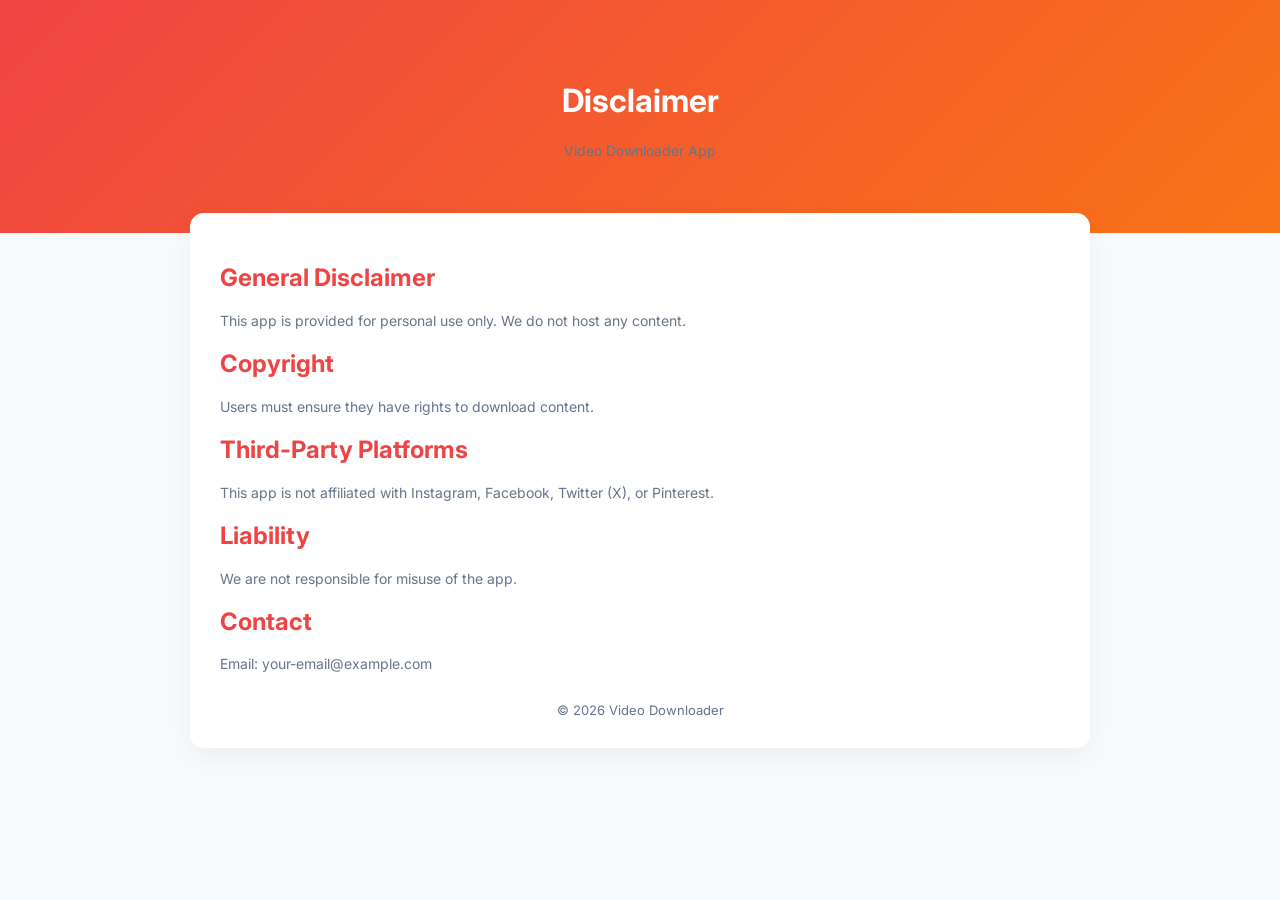
<file: vd/disclaimer.html>
<!DOCTYPE html>
<html lang="en">
<head>
<meta charset="UTF-8">
<meta name="viewport" content="width=device-width, initial-scale=1.0">
<title>Disclaimer | Video Downloader</title>

<link href="https://fonts.googleapis.com/css2?family=Inter:wght@300;400;500;600&display=swap" rel="stylesheet">

<style>
body {
  font-family: 'Inter', sans-serif;
  background: #f8fafc;
  margin: 0;
  color: #1e293b;
}

.header {
  background: linear-gradient(135deg, #ef4444, #f97316);
  color: white;
  padding: 60px 20px;
  text-align: center;
}

.container {
  max-width: 900px;
  margin: -40px auto 40px;
  padding: 20px;
}

.card {
  background: white;
  border-radius: 14px;
  padding: 30px;
  box-shadow: 0 10px 30px rgba(0,0,0,0.05);
}

h2 {
  color: #ef4444;
  margin-top: 20px;
}

p {
  color: #64748b;
  font-size: 14px;
}

.footer {
  text-align: center;
  margin-top: 30px;
  font-size: 13px;
  color: #64748b;
}
</style>
</head>

<body>

<div class="header">
  <h1>Disclaimer</h1>
  <p>Video Downloader App</p>
</div>

<div class="container">
  <div class="card">

    <h2>General Disclaimer</h2>
    <p>This app is provided for personal use only. We do not host any content.</p>

    <h2>Copyright</h2>
    <p>Users must ensure they have rights to download content.</p>

    <h2>Third-Party Platforms</h2>
    <p>This app is not affiliated with Instagram, Facebook, Twitter (X), or Pinterest.</p>

    <h2>Liability</h2>
    <p>We are not responsible for misuse of the app.</p>

    <h2>Contact</h2>
    <p>Email: your-email@example.com</p>

    <div class="footer">
      © 2026 Video Downloader
    </div>

  </div>
</div>

</body>
</html>
</file>
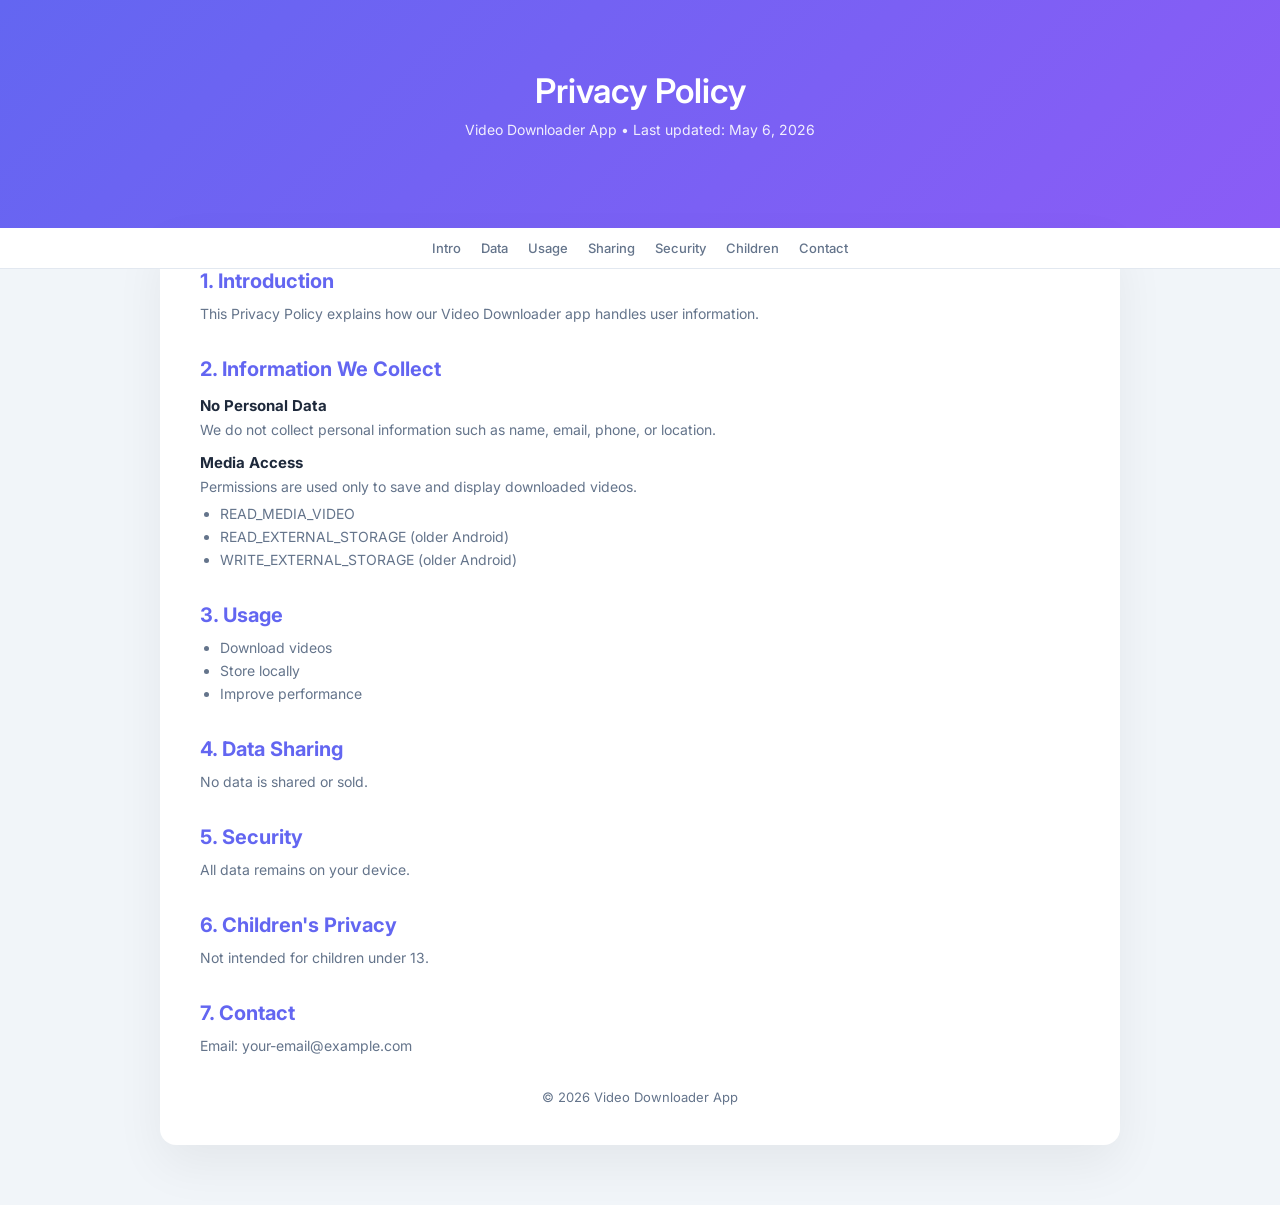
<file: vd/preview.html>
<!DOCTYPE html>
<html lang="en">
<head>
<meta charset="UTF-8">
<meta name="viewport" content="width=device-width, initial-scale=1.0">
<title>Privacy Policy | Video Downloader</title>

<link href="https://fonts.googleapis.com/css2?family=Inter:wght@300;400;500;600&display=swap" rel="stylesheet">

<style>
:root {
  --primary: #6366f1;
  --secondary: #8b5cf6;
  --bg: #f1f5f9;
  --card: #ffffff;
  --text: #1e293b;
  --muted: #64748b;
  --border: #e2e8f0;
}

* {
  margin: 0;
  padding: 0;
  box-sizing: border-box;
}

body {
  font-family: 'Inter', sans-serif;
  background: var(--bg);
  color: var(--text);
}

.header {
  background: linear-gradient(135deg, var(--primary), var(--secondary));
  color: white;
  padding: 70px 20px 90px;
  text-align: center;
}

.header h1 {
  font-size: 34px;
  font-weight: 600;
}

.header p {
  margin-top: 10px;
  font-size: 14px;
  opacity: 0.9;
}

.nav {
  position: sticky;
  top: 0;
  background: white;
  border-bottom: 1px solid var(--border);
  display: flex;
  justify-content: center;
  gap: 20px;
  padding: 12px;
  z-index: 100;
}

.nav a {
  text-decoration: none;
  font-size: 13px;
  color: var(--muted);
  font-weight: 500;
}

.nav a:hover {
  color: var(--primary);
}

.container {
  max-width: 1000px;
  margin: -60px auto 40px;
  padding: 20px;
}

.card {
  background: var(--card);
  border-radius: 16px;
  padding: 40px;
  box-shadow: 0 20px 50px rgba(0,0,0,0.06);
}

.section {
  margin-bottom: 35px;
}

.section h2 {
  color: var(--primary);
  margin-bottom: 12px;
  font-size: 20px;
}

.section h3 {
  margin-top: 15px;
  font-size: 15px;
}

.section p {
  color: var(--muted);
  font-size: 14px;
  margin-top: 6px;
}

ul {
  margin: 10px 0 0 20px;
  color: var(--muted);
  font-size: 14px;
}

li {
  margin-bottom: 6px;
}

.footer {
  text-align: center;
  margin-top: 30px;
  font-size: 13px;
  color: var(--muted);
}

@media (max-width: 600px) {
  .header h1 {
    font-size: 26px;
  }
  .card {
    padding: 22px;
  }
  .nav {
    overflow-x: auto;
  }
}
</style>
</head>

<body>

<div class="header">
  <h1>Privacy Policy</h1>
  <p>Video Downloader App • Last updated: May 6, 2026</p>
</div>

<div class="nav">
  <a href="#intro">Intro</a>
  <a href="#data">Data</a>
  <a href="#usage">Usage</a>
  <a href="#sharing">Sharing</a>
  <a href="#security">Security</a>
  <a href="#children">Children</a>
  <a href="#contact">Contact</a>
</div>

<div class="container">
  <div class="card">

    <div class="section" id="intro">
      <h2>1. Introduction</h2>
      <p>This Privacy Policy explains how our Video Downloader app handles user information.</p>
    </div>

    <div class="section" id="data">
      <h2>2. Information We Collect</h2>

      <h3>No Personal Data</h3>
      <p>We do not collect personal information such as name, email, phone, or location.</p>

      <h3>Media Access</h3>
      <p>Permissions are used only to save and display downloaded videos.</p>

      <ul>
        <li>READ_MEDIA_VIDEO</li>
        <li>READ_EXTERNAL_STORAGE (older Android)</li>
        <li>WRITE_EXTERNAL_STORAGE (older Android)</li>
      </ul>
    </div>

    <div class="section" id="usage">
      <h2>3. Usage</h2>
      <ul>
        <li>Download videos</li>
        <li>Store locally</li>
        <li>Improve performance</li>
      </ul>
    </div>

    <div class="section" id="sharing">
      <h2>4. Data Sharing</h2>
      <p>No data is shared or sold.</p>
    </div>

    <div class="section" id="security">
      <h2>5. Security</h2>
      <p>All data remains on your device.</p>
    </div>

    <div class="section" id="children">
      <h2>6. Children's Privacy</h2>
      <p>Not intended for children under 13.</p>
    </div>

    <div class="section" id="contact">
      <h2>7. Contact</h2>
      <p>Email: your-email@example.com</p>
    </div>

    <div class="footer">
      © 2026 Video Downloader App
    </div>

  </div>
</div>

</body>
</html>
</file>
